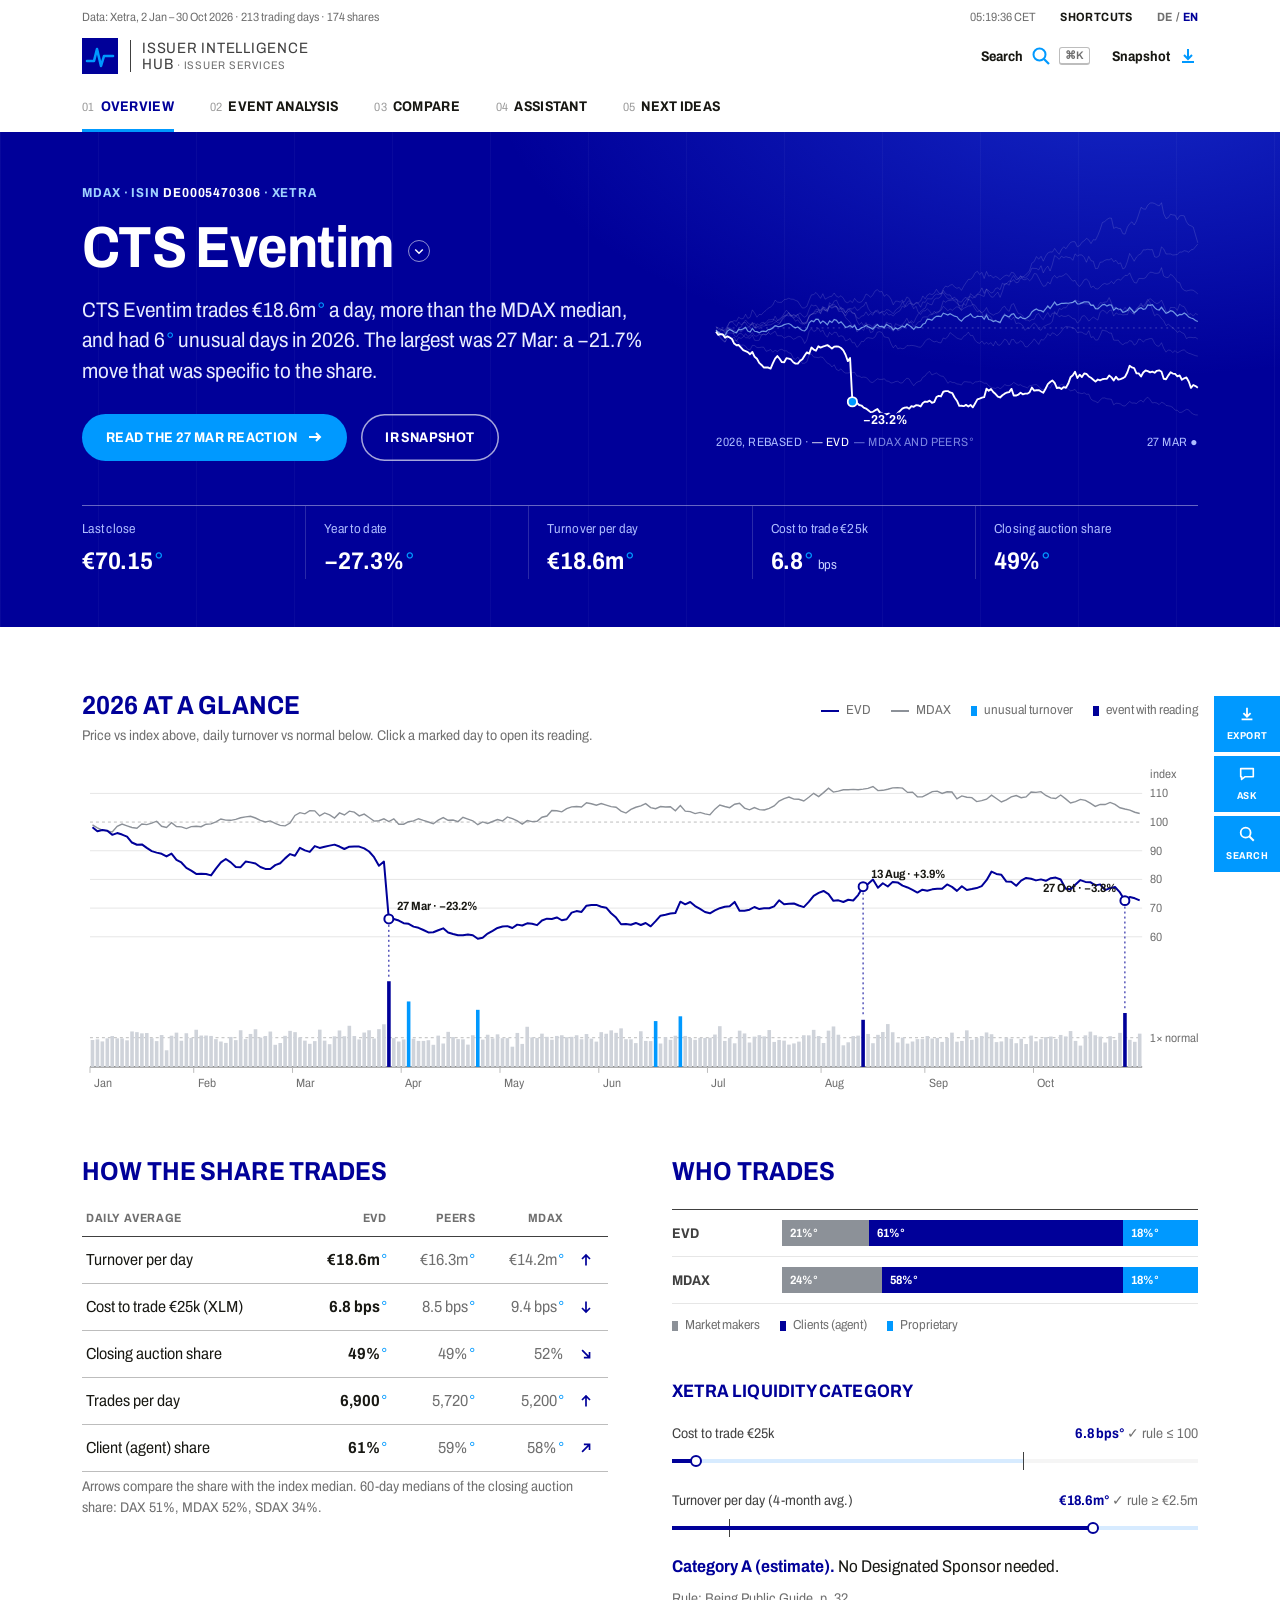
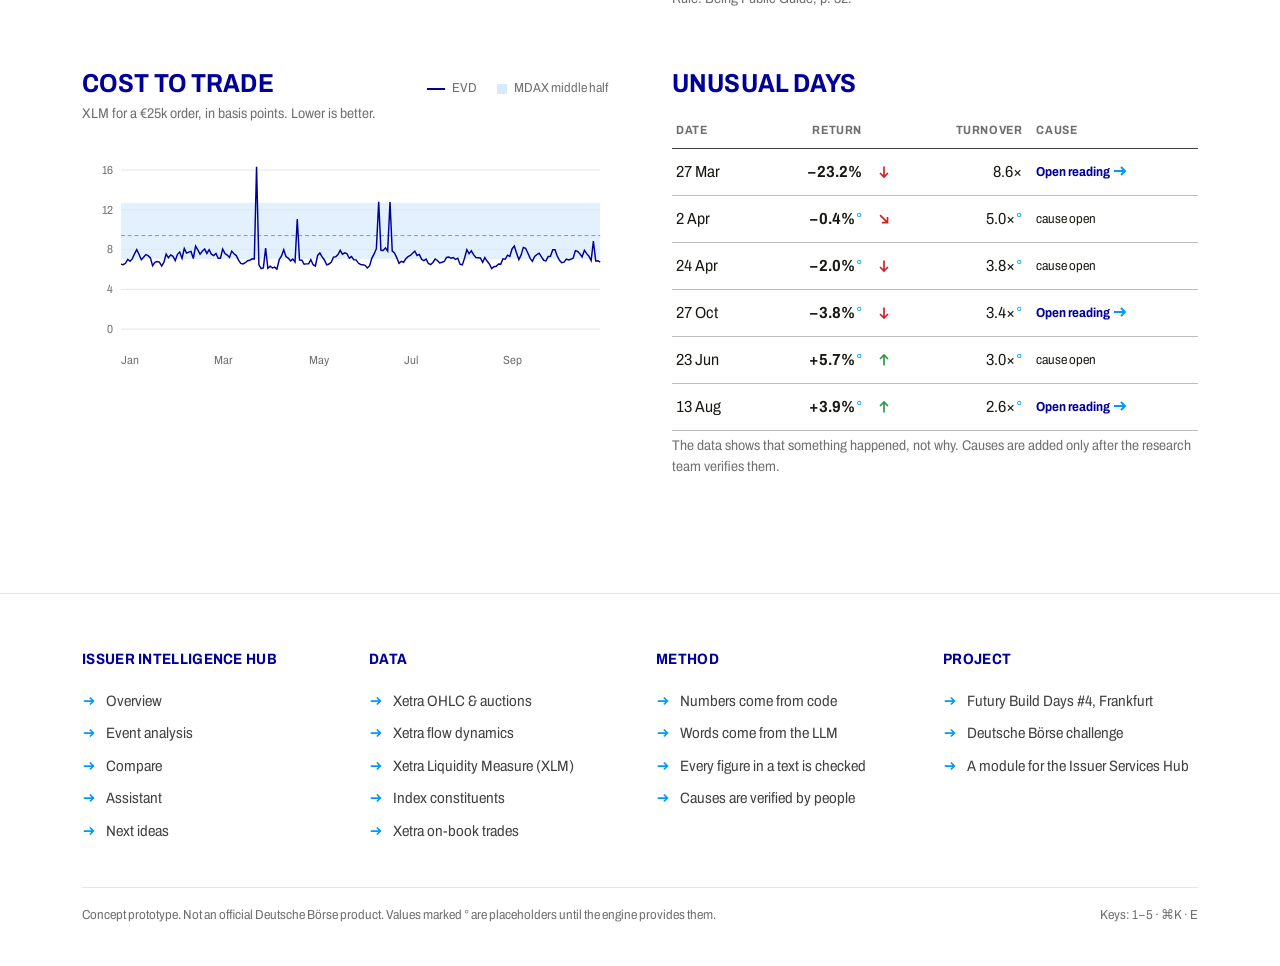
<file: docs/design/ui-mockup-db.html>
<!doctype html>
<html lang="en">
<head>
<meta charset="utf-8">
<meta name="viewport" content="width=device-width, initial-scale=1">
<title>Issuer Intelligence Hub</title>
<meta name="description" content="Concept UI for the Issuer Intelligence Hub, styled to sit inside the Deutsche Börse web family. Futury Build Days 2026.">
<link rel="preconnect" href="https://fonts.googleapis.com">
<link rel="preconnect" href="https://fonts.gstatic.com" crossorigin>
<link href="https://fonts.googleapis.com/css2?family=Archivo:wdth,wght@62..125,300..800&display=swap" rel="stylesheet">
<style>
/* ------------------------------------------------------------------
   Issuer Intelligence Hub: Deutsche Börse family look
   Tokens copied from deutsche-boerse.com (measured 11 Nov 2026):
   navy #000099 headings, sky #0099ff pills, body #404040, tiles #f5f5f5,
   News Gothic (fallback: Archivo at 88 % width), square corners, pill buttons.
------------------------------------------------------------------- */
:root{
  --navy:#000099; --navy-2:#00007a; --navy-deep:#00005c;
  --sky:#0099ff; --sky-2:#0084e0; --sky-soft:#d7ebff; --sky-wash:#f3f9ff;
  --ink:#404040; --ink-strong:#181813; --mute:#6f6f6f; --faint:#9b9b9b;
  --rule:#e6e6e6; --rule-2:#bdbdbd; --tile:#f5f5f5; --paper:#fff;
  --up:#2f9a41; --down:#d4202a; --graphite:#8c9198;
  --font:"News Gothic","News Gothic BT Web",Archivo,"Helvetica Neue",Arial,sans-serif;
  --mono:ui-monospace,"SF Mono",Menlo,Consolas,monospace;
  --ease:cubic-bezier(.2,.7,.1,1); --ease-io:cubic-bezier(.65,0,.35,1);
  --wrap:1180px;
  color-scheme:light;
}
*{box-sizing:border-box}
html{scroll-behavior:smooth;-webkit-text-size-adjust:100%}
body{margin:0;background:var(--paper);color:var(--ink);font:400 16px/1.5 var(--font);font-stretch:88%;-webkit-font-smoothing:antialiased;text-rendering:optimizeLegibility}
a{color:inherit;text-decoration:none}
button,input,select{font:inherit;font-stretch:88%;color:inherit}
button{background:none;border:0;padding:0;cursor:pointer}
:focus-visible{outline:2px solid var(--sky);outline-offset:3px}
.num,.tbl td,.facts dd{font-variant-numeric:tabular-nums}
.wrap{max-width:var(--wrap);margin:0 auto;padding:0 32px}
.ph::after{content:"°";color:var(--sky);margin-left:1px;font-weight:400}
.sr{position:absolute;width:1px;height:1px;overflow:hidden;clip:rect(0 0 0 0)}
svg text{font-family:var(--font);font-stretch:88%}

/* ---------- utility bar + header ---------- */
.util{height:34px;overflow:hidden;transition:height .4s var(--ease)}
.util .wrap{height:34px;display:flex;justify-content:flex-end;align-items:center;gap:24px;font-size:12px;font-weight:700;letter-spacing:.03em;text-transform:uppercase;color:var(--ink-strong)}
.util .clock{font-weight:400;color:var(--mute);text-transform:none;letter-spacing:0;font-variant-numeric:tabular-nums}
.util .stamp{font-weight:400;color:var(--mute);text-transform:none;letter-spacing:0;margin-right:auto}
.lang{display:flex;gap:4px;align-items:center;color:var(--mute)}
.lang button{font-weight:700;color:var(--mute);transition:color .2s}
.lang button[aria-pressed=true]{color:var(--navy)}
header.top{position:sticky;top:0;z-index:50;background:rgba(255,255,255,.97);backdrop-filter:saturate(1.3) blur(10px);transition:box-shadow .3s}
body.scrolled .util{height:0}
body.scrolled header.top{box-shadow:0 1px 0 var(--rule),0 10px 30px -24px rgba(0,0,60,.35)}
.hdr{display:flex;align-items:center;justify-content:space-between;padding-top:4px;gap:24px}
.brand{display:flex;align-items:center;gap:12px;flex:none}
.brand svg{width:36px;height:36px;transition:width .4s var(--ease),height .4s var(--ease)}
body.scrolled .brand svg{width:28px;height:28px}
.brand .word{border-left:1px solid var(--ink);padding-left:11px;font-size:15px;line-height:1.08;letter-spacing:.05em;text-transform:uppercase;color:var(--ink)}
.brand .word span{display:block}
.brand .word em{font-style:normal;color:var(--mute);font-size:11px;letter-spacing:.07em}
.hdr-tools{display:flex;align-items:center;gap:22px;font-size:14px;font-weight:700;text-transform:uppercase;letter-spacing:.02em;color:var(--ink-strong)}
.hdr-tools button{display:flex;align-items:center;gap:8px}
.hdr-tools svg{color:var(--sky)}
.kbd{font:600 11px/1 var(--font);letter-spacing:0;border:1px solid var(--rule-2);border-bottom-width:2px;padding:2px 5px;border-radius:3px;color:var(--mute);text-transform:none}
nav.main{position:relative;display:flex;gap:36px;margin-top:10px;overflow-x:auto;scrollbar-width:none}
nav.main::-webkit-scrollbar{display:none}
nav.main button{flex:none;font-size:14px;font-weight:700;letter-spacing:.02em;text-transform:uppercase;color:var(--ink-strong);padding:12px 0 15px;transition:color .25s}
nav.main button:hover,nav.main button[aria-current=page]{color:var(--navy)}
nav.main button .n{font-weight:400;color:var(--faint);margin-right:6px;font-size:12px}
.nav-ind{position:absolute;bottom:0;left:0;height:3px;width:0;background:var(--sky);transition:left .55s var(--ease),width .55s var(--ease);view-transition-name:navind}

/* ---------- navy band (hero + page headers) ---------- */
.band{position:relative;overflow:hidden;color:#fff;background:radial-gradient(900px 420px at 88% -10%,#1426c4 0%,rgba(20,38,196,0) 70%),var(--navy);view-transition-name:band}
.band::after{content:"";position:absolute;inset:0;background:repeating-linear-gradient(90deg,rgba(255,255,255,.035) 0 1px,transparent 1px 98px);pointer-events:none}
.band-in{position:relative;z-index:1;padding-top:52px;padding-bottom:48px}
.band h1{margin:0;font-weight:700;font-size:58px;line-height:1.02;letter-spacing:-.012em;width:fit-content;view-transition-name:band-title}
.band--sub .band-in{padding-top:40px;padding-bottom:40px}
.band--sub h1{font-size:46px}
.kicker{font-size:13px;font-weight:700;letter-spacing:.07em;text-transform:uppercase;color:#9fd2ff;margin-bottom:14px}
.kicker b{color:#fff}
.crumb{font-size:13px;color:#aebcff;margin-bottom:16px;display:flex;gap:8px;flex-wrap:wrap}
.crumb button{color:#dfe5ff;border-bottom:1px solid rgba(255,255,255,.3);transition:border-color .2s}
.crumb button:hover{border-color:#fff}
.band .sub{font-size:19px;color:#dfe5ff;margin:14px 0 0;max-width:42em}
.lede{font-size:21px;line-height:1.45;color:#e8ecff;max-width:31em;margin:18px 0 28px}
.hero-grid{display:grid;grid-template-columns:1.2fr 1fr;gap:56px;align-items:center}
.hero-art{position:relative}
.hero-art svg{width:100%;height:auto;display:block;overflow:visible}
.hero-art .cap{display:flex;justify-content:space-between;font-size:12px;color:#aebcff;letter-spacing:.04em;text-transform:uppercase;margin-top:8px}
.btns{display:flex;gap:14px;flex-wrap:wrap;align-items:center}
.band-row{display:flex;justify-content:space-between;align-items:flex-end;gap:32px;flex-wrap:wrap}
.pick{display:inline-flex;align-items:center;gap:14px;cursor:pointer;color:#fff;text-align:left}
.pick .chev{width:22px;height:22px;border:1.5px solid rgba(255,255,255,.55);border-radius:50%;display:grid;place-items:center;transition:transform .35s var(--ease),background .2s;flex:none;margin-top:8px}
.pick:hover .chev{background:rgba(255,255,255,.12)}
.pick[aria-expanded=true] .chev{transform:rotate(180deg)}
.menu{position:absolute;z-index:20;margin-top:10px;background:#fff;color:var(--ink);min-width:340px;box-shadow:0 24px 60px -20px rgba(0,0,60,.5);opacity:0;transform:translateY(-6px);pointer-events:none;transition:opacity .25s,transform .35s var(--ease)}
.menu.on{opacity:1;transform:none;pointer-events:auto}
.menu button{display:flex;width:100%;justify-content:space-between;gap:16px;padding:14px 18px;border-bottom:1px solid var(--rule);text-align:left;transition:background .2s}
.menu button:hover{background:var(--sky-wash)}
.menu button b{color:var(--navy)}
.menu button small{color:var(--mute)}
.menu button[aria-current=true]{box-shadow:inset 3px 0 0 var(--sky)}
.facts{display:grid;grid-template-columns:repeat(5,1fr);margin:44px 0 0;border-top:1px solid rgba(255,255,255,.4)}
.facts div{padding:14px 18px 0 0}
.facts div+div{padding-left:18px;border-left:1px solid rgba(255,255,255,.16)}
.facts dt{font-size:13px;color:#aebcff;letter-spacing:.02em}
.facts dd{margin:4px 0 0;font-size:24px;font-weight:700;letter-spacing:-.01em}
.facts dd small{font-size:13px;font-weight:400;color:#c9d2ff;margin-left:4px}

/* ---------- pill buttons (DB style) ---------- */
.pill{display:inline-flex;align-items:center;gap:10px;background:var(--sky);color:#fff;font-weight:700;font-size:14px;letter-spacing:.03em;text-transform:uppercase;padding:13px 24px;border-radius:100px;transition:background .25s,box-shadow .25s,color .25s;white-space:nowrap}
.pill:hover{background:var(--sky-2)}
.pill .arr{transition:transform .4s var(--ease)}
.pill:hover .arr{transform:translateX(5px)}
.pill--ghost{background:transparent;box-shadow:inset 0 0 0 1.5px rgba(255,255,255,.65)}
.pill--ghost:hover{background:rgba(255,255,255,.1)}
.pill--line{background:transparent;color:var(--sky);box-shadow:inset 0 0 0 1.5px var(--sky)}
.pill--line:hover{background:var(--sky-wash)}
.pill--sm{padding:8px 16px;font-size:12px}
.link{color:var(--sky);font-weight:700;display:inline-flex;gap:8px;align-items:center}
.link .arr{transition:transform .4s var(--ease)}
.link:hover .arr{transform:translateX(4px)}

/* ---------- sections ---------- */
.content{padding:4px 0 96px}
.sec{padding-top:60px}
.h2{margin:0;color:var(--navy);font-size:26px;line-height:1.15;font-weight:700;letter-spacing:.005em;text-transform:uppercase}
.h3{margin:0 0 4px;color:var(--navy);font-size:18px;font-weight:700;text-transform:uppercase;letter-spacing:.01em}
.sec-head{display:flex;justify-content:space-between;align-items:baseline;gap:20px;flex-wrap:wrap;margin-bottom:22px}
.sec-note{color:var(--mute);font-size:14px;margin:4px 0 0}
.cols{display:grid;grid-template-columns:1fr 1fr;gap:64px}
.cols-21{display:grid;grid-template-columns:1.55fr 1fr;gap:56px}
.legend{display:flex;gap:20px;flex-wrap:wrap;font-size:13px;color:var(--mute);align-items:center}
.legend i{display:inline-block;width:18px;height:2px;background:var(--navy);vertical-align:middle;margin-right:7px}
.legend i.g{background:var(--graphite)}
.legend i.b{height:10px;width:6px;background:var(--sky)}
.legend i.s{height:10px;width:10px;background:var(--sky-soft)}
.prose{font-size:17px;color:var(--ink);max-width:40em}
.verdict{font-size:20px;line-height:1.4;color:var(--ink-strong);margin:0 0 22px;max-width:34em}
.verdict b{color:var(--navy)}

/* ---------- DB tables ---------- */
.tbl{width:100%;border-collapse:collapse;font-size:16px}
.tbl th{font-size:12px;font-weight:700;letter-spacing:.05em;text-transform:uppercase;color:var(--mute);text-align:left;padding:0 10px 9px 4px;border-bottom:1px solid var(--ink)}
.tbl td{padding:11px 10px 11px 4px;border-bottom:1px solid var(--rule-2);color:var(--ink-strong)}
.tbl .r{text-align:right}
.tbl .m{color:var(--mute)}
.tbl td.ic{width:34px;padding-right:0}
.tbl tr.go{cursor:pointer;transition:background .2s}
.tbl tr.go td:first-child{transition:box-shadow .3s var(--ease)}
.tbl tr.go:hover{background:var(--sky-wash)}
.tbl tr.go:hover td:first-child{box-shadow:inset 3px 0 0 var(--sky)}
.tbl tr.me td{background:var(--sky-wash);font-weight:700}
.ar{width:16px;height:16px;display:inline-block;vertical-align:-3px;transition:transform .6s var(--ease)}
.up{color:var(--up)} .dn{color:var(--down)} .nt{color:var(--navy)}
.status{font-size:13px;color:var(--mute)}
.status b{color:var(--navy);font-weight:700}

/* ---------- charts ---------- */
.chart{position:relative}
.chart svg{display:block;width:100%;height:auto;overflow:visible}
.chart .gl{stroke:var(--rule);stroke-width:1}
.chart .zero{stroke:var(--rule-2);stroke-width:1;stroke-dasharray:3 3}
.chart .ax{fill:var(--mute);font-size:12px}
.chart .axb{fill:var(--ink-strong);font-size:12px;font-weight:700}
.draw{stroke-dasharray:1;stroke-dashoffset:1}
.in .draw{animation:draw 1.9s var(--ease-io) .15s forwards}
.in .draw.d2{animation-delay:.45s;animation-duration:1.6s}
@keyframes draw{to{stroke-dashoffset:0}}
.bar{transform:scaleY(0);transform-origin:bottom;transform-box:fill-box;transition:transform .8s var(--ease) calc(var(--i,0)*3ms),opacity .2s}
.in .bar{transform:none}
.barx{transform:scaleX(0);transform-origin:left;transform-box:fill-box;transition:transform 1s var(--ease) calc(.2s + var(--i,0)*.12s)}
.barx.neg{transform-origin:right}
.in .barx{transform:none}
.ann{opacity:0;transform:translateY(5px);transform-box:fill-box}
.in .ann{animation:annIn .6s var(--ease) forwards;animation-delay:calc(1.5s + var(--i,0)*.28s)}
@keyframes annIn{to{opacity:1;transform:none}}
.pulse{animation:pulse 2.4s var(--ease) infinite;transform-box:fill-box;transform-origin:center}
@keyframes pulse{0%{transform:scale(1);opacity:.9}100%{transform:scale(4);opacity:0}}
.xh{pointer-events:none;opacity:0;transition:opacity .15s}
.xh.on{opacity:1}
.hit{fill:transparent;cursor:crosshair}
.dot{transition:r .25s var(--ease),opacity .3s}
.dot:hover{r:7}

/* ---------- reveal on scroll ---------- */
.rv{opacity:0;transform:translateY(24px);transition:opacity .9s var(--ease),transform .9s var(--ease);transition-delay:var(--d,0s)}
.rv.in{opacity:1;transform:none}

/* ---------- event page ---------- */
.evtabs{display:flex;border-bottom:1px solid var(--rule-2);overflow-x:auto;scrollbar-width:none;margin-top:8px}
.evtabs button{flex:none;text-align:left;padding:18px 26px 14px 0;margin-right:26px;border-bottom:3px solid transparent;margin-bottom:-1px;transition:border-color .35s var(--ease)}
.evtabs button .d{display:block;font-weight:700;font-size:17px;color:var(--ink-strong);transition:color .2s}
.evtabs button .k{font-size:13px;color:var(--mute)}
.evtabs button:hover .d{color:var(--navy)}
.evtabs button[aria-selected=true]{border-color:var(--sky)}
.evtabs button[aria-selected=true] .d{color:var(--navy)}
.ev-top{display:grid;grid-template-columns:1fr 1.1fr;gap:64px;align-items:start}
.big{font-size:104px;line-height:.92;font-weight:700;letter-spacing:-.025em;margin:6px 0 8px}
.big-cap{font-size:17px;color:var(--ink);max-width:24em}
.mag{margin-top:36px}
.mag-head{display:flex;justify-content:space-between;align-items:baseline}
.mag-head b{font-size:30px;color:var(--navy)}
.mag-scale{position:relative;height:40px;margin-top:6px}
.mag-track{position:absolute;left:0;right:0;top:12px;height:6px;background:var(--tile)}
.mag-fill{position:absolute;left:0;top:12px;height:6px;background:linear-gradient(90deg,var(--sky),var(--navy));width:0;transition:width 1.8s var(--ease-io) .35s}
.in .mag-fill{width:var(--w)}
.mag-ticks{position:absolute;left:0;right:0;top:24px;display:flex;justify-content:space-between;font-size:11px;color:var(--faint)}
.mag-ticks span{width:0;display:flex;justify-content:center}
.mag-note{font-size:13px;color:var(--mute);margin-top:4px}
.decomp{position:relative;height:56px;margin:18px 0 10px}
.decomp .seg{position:absolute;top:0;height:30px}
.decomp .lab{position:absolute;top:36px;font-size:12px;color:var(--mute);white-space:nowrap}
.flows .row{display:grid;grid-template-columns:150px 1fr 64px;align-items:center;gap:14px;padding:12px 0;border-bottom:1px solid var(--rule)}
.flows .trk{position:relative;height:18px}
.flows .trk::before{content:"";position:absolute;left:50%;top:-6px;bottom:-6px;width:1px;background:var(--ink)}
.flows .b{position:absolute;top:3px;height:12px;background:var(--navy)}
.flows .nm{position:absolute;top:-3px;width:2px;height:24px;background:var(--graphite)}
.flows .hdr2{display:flex;justify-content:space-between;font-size:12px;color:var(--mute);text-transform:uppercase;letter-spacing:.05em;padding:0 64px 6px 164px}
.note{background:var(--tile);padding:34px 38px 30px;position:relative}
.note p{font-size:18px;line-height:1.62;color:var(--ink-strong);margin:16px 0 18px;transition:opacity .3s}
.fig{border-bottom:1.5px dotted var(--sky);cursor:help;transition:background .2s}
.fig:hover{background:var(--sky-soft)}
.check{display:flex;gap:10px;align-items:center;font-size:14px;color:var(--navy);font-weight:700}
.note-foot{display:flex;justify-content:space-between;align-items:center;gap:16px;flex-wrap:wrap;border-top:1px solid #dcdcdc;padding-top:16px}
.note pre{background:#fff;border:1px solid var(--rule);padding:14px;font:12px/1.55 var(--mono);color:var(--ink);overflow:auto;max-height:0;opacity:0;margin:0;transition:max-height .6s var(--ease),opacity .4s,margin .4s;padding-top:0;padding-bottom:0}
.note pre.on{max-height:420px;opacity:1;margin-top:16px;padding-top:14px;padding-bottom:14px}
.seg-t{display:inline-flex;border:1px solid var(--rule-2);border-radius:100px;padding:3px;background:#fff;position:relative}
.seg-t button{position:relative;z-index:1;padding:5px 14px;border-radius:100px;font-size:12px;font-weight:700;letter-spacing:.04em;color:var(--mute);transition:color .3s}
.seg-t button[aria-pressed=true]{color:#fff}
.seg-t .th{position:absolute;top:3px;bottom:3px;border-radius:100px;background:var(--navy);transition:left .45s var(--ease),width .45s var(--ease)}
.teaser{display:flex;justify-content:space-between;align-items:center;gap:24px;border-top:1px solid var(--ink);border-bottom:1px solid var(--rule-2);padding:22px 0;margin-top:60px;flex-wrap:wrap}
.teaser p{margin:0;font-size:20px;color:var(--ink-strong)}

/* ---------- compare ---------- */
.sentence{font-size:32px;line-height:1.45;color:var(--ink-strong);margin:0 0 30px;max-width:30em}
.sentence select{font:inherit;font-stretch:88%;font-weight:700;color:var(--navy);border:0;border-bottom:2px solid var(--sky);background:transparent url("data:image/svg+xml,%3Csvg xmlns='http://www.w3.org/2000/svg' width='14' height='14' viewBox='0 0 16 16'%3E%3Cpath d='M3 6l5 5 5-5' fill='none' stroke='%230099ff' stroke-width='2'/%3E%3C/svg%3E") no-repeat right 2px center;-webkit-appearance:none;appearance:none;padding:0 26px 0 2px;cursor:pointer;border-radius:0}
.pbar{height:6px;background:var(--tile);position:relative;min-width:80px}
.pbar i{position:absolute;left:0;top:0;bottom:0;background:var(--navy)}
.quad{fill:var(--faint);font-size:12px;letter-spacing:.05em;text-transform:uppercase}

/* ---------- ask ---------- */
.chips{display:flex;flex-wrap:wrap;gap:10px;margin:0 0 8px}
.chat{border-top:1px solid var(--ink);margin-top:22px}
.msg{padding:22px 0;border-bottom:1px solid var(--rule)}
.who{font-size:12px;font-weight:700;letter-spacing:.06em;text-transform:uppercase;color:var(--mute);margin-bottom:6px}
.msg.q .txt{font-size:22px;color:var(--navy);font-weight:700}
.msg.a .txt{font-size:18px;line-height:1.6;color:var(--ink-strong)}
.trace{font:12.5px/1.75 var(--mono);color:var(--mute);margin:4px 0 12px;padding-left:12px;border-left:2px solid var(--sky-soft)}
.trace div{opacity:0;animation:annIn .35s var(--ease) forwards;animation-delay:calc(var(--i)*.25s)}
.trace b{color:var(--navy);font-weight:600}
.caret{display:inline-block;width:2px;height:1.05em;background:var(--sky);vertical-align:-2px;margin-left:2px;animation:blink 1s steps(1) infinite}
@keyframes blink{50%{opacity:0}}
.ask-in{display:flex;align-items:center;border:1.5px solid var(--ink-strong);border-radius:100px;padding:6px 6px 6px 24px;margin-top:26px;transition:border-color .2s,box-shadow .3s}
.ask-in:focus-within{border-color:var(--sky);box-shadow:0 0 0 4px var(--sky-soft)}
.ask-in input{flex:1;border:0;outline:0;font-size:18px;background:transparent;min-width:0}
.side-list{list-style:none;margin:0;padding:0}
.side-list li{display:flex;gap:12px;padding:12px 0;border-bottom:1px solid var(--rule);font-size:15px}
.side-list code{font:12px var(--mono);color:var(--navy);flex:none;width:150px}
.disc{font-size:13px;color:var(--mute);margin-top:18px}

/* ---------- ideas tiles (DB "Aktuelle Themen") ---------- */
.tiles{display:grid;grid-template-columns:repeat(3,1fr);gap:28px}
.tile{background:var(--tile);display:flex;flex-direction:column;transition:transform .5s var(--ease),box-shadow .5s var(--ease)}
.tile:hover{transform:translateY(-5px);box-shadow:0 26px 50px -30px rgba(0,0,90,.45)}
.tile .ill{height:150px;display:grid;place-items:center;border-bottom:1px solid #e8e8e8;background:linear-gradient(#fafafa,var(--tile))}
.tile .ill svg{width:210px;height:120px}
.tile .ill .hl{stroke-dasharray:1;stroke-dashoffset:1;transition:stroke-dashoffset 1.2s var(--ease-io)}
.tile:hover .ill .hl,.tile.in .ill .hl{stroke-dashoffset:0}
.tile .body{padding:22px 24px 22px;display:flex;flex-direction:column;flex:1}
.tile h3{margin:0 0 8px;color:var(--navy);font-size:20px;line-height:1.2}
.tile p{margin:0 0 16px;font-size:15.5px}
.data{margin-top:auto;font-size:13.5px;border-top:1px solid #dedede;padding-top:12px}
.data div{display:flex;gap:8px;padding:2px 0}
.data b{flex:none;width:44px;font-size:11px;letter-spacing:.06em;text-transform:uppercase;color:var(--mute);padding-top:2px}
.data .need{color:var(--navy)}

/* ---------- footer ---------- */
footer{border-top:1px solid var(--rule);padding:54px 0 40px;margin-top:20px}
.fcols{display:grid;grid-template-columns:repeat(4,1fr);gap:32px}
.fcols h4{margin:0 0 14px;color:var(--navy);font-size:15px;text-transform:uppercase;letter-spacing:.02em}
.fcols ul{list-style:none;margin:0;padding:0}
.fcols li{display:flex;gap:10px;padding:5px 0;font-size:15px}
.fcols li svg{flex:none;margin-top:4px;color:var(--sky)}
.fbot{display:flex;justify-content:space-between;gap:20px;flex-wrap:wrap;font-size:13px;color:var(--mute);border-top:1px solid var(--rule);margin-top:40px;padding-top:18px}

/* ---------- side dock (DB "Tools / Folgen / Kontakt") ---------- */
.dock{position:fixed;right:0;bottom:28px;z-index:60;display:flex;flex-direction:column;gap:4px}
.dock button{width:66px;height:56px;background:var(--sky);color:#fff;display:flex;flex-direction:column;align-items:center;justify-content:center;gap:5px;font-size:10px;font-weight:700;letter-spacing:.05em;text-transform:uppercase;transition:background .25s,transform .35s var(--ease)}
.dock button:hover{background:var(--sky-2);transform:translateX(-4px)}

/* ---------- tooltip ---------- */
#tip{position:fixed;z-index:90;pointer-events:none;background:#fff;border:1px solid var(--rule-2);box-shadow:0 12px 30px -12px rgba(0,0,60,.3);padding:9px 12px;font-size:13px;line-height:1.45;color:var(--ink-strong);opacity:0;transform:translateY(4px);transition:opacity .15s,transform .2s var(--ease);max-width:280px}
#tip.on{opacity:1;transform:none}
#tip .t{font-weight:700;color:var(--navy)}
#tip .m{color:var(--mute)}

/* ---------- dialogs ---------- */
dialog{border:0;padding:0;background:transparent;max-width:none;max-height:none;color:var(--ink)}
dialog::backdrop{background:rgba(0,0,50,.42);backdrop-filter:blur(3px)}
dialog[open]{animation:dlgIn .5s var(--ease)}
dialog[open]::backdrop{animation:fade .4s}
dialog.closing{animation:dlgOut .25s var(--ease-io) forwards}
dialog.closing::backdrop{animation:fade .25s reverse forwards}
@keyframes dlgIn{from{opacity:0;transform:translateY(18px) scale(.985)}}
@keyframes dlgOut{to{opacity:0;transform:translateY(10px) scale(.99)}}
@keyframes fade{from{opacity:0}}
.xp{width:min(1040px,94vw);background:#fff;display:grid;grid-template-columns:300px 1fr;max-height:90vh}
.xp-side{padding:30px 28px;border-right:1px solid var(--rule);display:flex;flex-direction:column;gap:22px;overflow:auto}
.xp-side h2{margin:0;color:var(--navy);font-size:20px;text-transform:uppercase}
.xp-side label{display:flex;gap:10px;align-items:center;padding:6px 0;font-size:15px;cursor:pointer}
.xp-side input[type=checkbox]{accent-color:var(--navy);width:16px;height:16px}
.xp-side .lbl{font-size:12px;font-weight:700;letter-spacing:.06em;text-transform:uppercase;color:var(--mute);margin-bottom:6px}
.xp-view{background:#e9ebef;padding:30px;overflow:auto}
.sheet{background:#fff;width:100%;max-width:600px;margin:0 auto;aspect-ratio:1/1.414;padding:36px 40px;box-shadow:0 20px 50px -25px rgba(0,0,40,.4);font-size:11px;color:var(--ink-strong);display:flex;flex-direction:column;gap:14px}
.sheet .sh-top{display:flex;justify-content:space-between;align-items:flex-end;border-bottom:3px solid var(--navy);padding-bottom:10px}
.sheet h3{margin:0;color:var(--navy);font-size:20px;line-height:1.15}
.sheet .k{font-size:9px;letter-spacing:.08em;text-transform:uppercase;color:var(--mute)}
.sheet table{width:100%;border-collapse:collapse}
.sheet td{padding:5px 0;border-bottom:1px solid var(--rule)}
.sheet .sec-x{transition:opacity .3s,max-height .4s var(--ease);overflow:hidden;max-height:400px}
.sheet .sec-x.off{opacity:0;max-height:0}
.sheet .foot{margin-top:auto;font-size:8.5px;color:var(--mute);border-top:1px solid var(--rule);padding-top:8px}
.x-close{position:absolute;right:14px;top:12px;width:36px;height:36px;border-radius:50%;display:grid;place-items:center;transition:background .2s}
.x-close:hover{background:var(--tile)}
.cmd{width:min(640px,92vw);background:#fff;margin-top:14vh;box-shadow:0 30px 80px -30px rgba(0,0,60,.6)}
.cmd input{width:100%;border:0;border-bottom:1px solid var(--rule);padding:22px 24px;font-size:20px;outline:0}
.cmd ul{list-style:none;margin:0;padding:8px 0;max-height:52vh;overflow:auto}
.cmd li{display:flex;justify-content:space-between;gap:12px;padding:11px 24px;cursor:pointer;transition:background .15s}
.cmd li[aria-selected=true]{background:var(--sky-wash);box-shadow:inset 3px 0 0 var(--sky)}
.cmd li small{color:var(--mute)}
.cmd .grp{font-size:11px;font-weight:700;letter-spacing:.07em;text-transform:uppercase;color:var(--mute);padding:12px 24px 4px;cursor:default}
.cmd .foot{display:flex;gap:16px;padding:10px 24px;border-top:1px solid var(--rule);font-size:12px;color:var(--mute)}
#toast{position:fixed;left:50%;bottom:28px;transform:translate(-50%,20px);background:var(--navy);color:#fff;padding:12px 22px;border-radius:100px;font-size:14px;font-weight:700;opacity:0;transition:opacity .3s,transform .45s var(--ease);z-index:95;pointer-events:none}
#toast.on{opacity:1;transform:translate(-50%,0)}

/* ---------- page transitions ---------- */
::view-transition-group(*){animation-duration:.6s;animation-timing-function:cubic-bezier(.2,.7,.1,1)}
::view-transition-old(root){animation:vt-out .3s cubic-bezier(.65,0,.35,1) both}
::view-transition-new(root){animation:vt-in .6s cubic-bezier(.2,.7,.1,1) .08s both}
::view-transition-old(band),::view-transition-new(band){height:100%;width:100%;object-fit:cover;object-position:top;animation:none}
::view-transition-old(band-title){animation:vt-out .25s cubic-bezier(.65,0,.35,1) both}
::view-transition-new(band-title){animation:vt-title .65s cubic-bezier(.2,.7,.1,1) .1s both}
@keyframes vt-out{to{opacity:0;transform:translateY(-10px)}}
@keyframes vt-in{from{opacity:0;transform:translateY(22px)}}
@keyframes vt-title{from{opacity:0;transform:translateY(16px);clip-path:inset(0 0 100% 0)}to{clip-path:inset(0 0 0 0)}}
.content.enter{animation:vt-in .6s var(--ease) both}

/* ---------- responsive ---------- */
@media (max-width:1000px){
  .hero-grid,.ev-top,.cols,.cols-21{grid-template-columns:1fr;gap:40px}
  .facts{grid-template-columns:repeat(3,1fr);row-gap:16px}
  .facts div:nth-child(4){border-left:0;padding-left:0}
  .tiles{grid-template-columns:1fr 1fr}
  .fcols{grid-template-columns:1fr 1fr}
  .xp{grid-template-columns:1fr}
  .xp-side{border-right:0;border-bottom:1px solid var(--rule)}
}
@media (max-width:700px){
  body{font-size:15px}
  .wrap{padding:0 16px}
  .util .stamp,.hdr-tools .kbd,.hdr-tools .t-lbl{display:none}
  .band h1{font-size:40px}
  .band--sub h1{font-size:34px}
  .lede{font-size:18px}
  .facts{grid-template-columns:1fr 1fr}
  .facts div{border-left:0!important;padding-left:0!important}
  .big{font-size:72px}
  .sentence{font-size:23px}
  .tiles,.fcols{grid-template-columns:1fr}
  .flows .row{grid-template-columns:96px 1fr 52px}
  .flows .hdr2{padding:0 52px 6px 110px}
  .dock button{width:52px;height:48px;font-size:9px}
  .note{padding:24px 20px}
  nav.main{gap:24px}
}
@media (prefers-reduced-motion:reduce){
  *,*::before,*::after{animation-duration:.001s!important;animation-delay:0s!important;transition-duration:.001s!important;transition-delay:0s!important}
  .draw{stroke-dashoffset:0}
}
@media print{
  body>*:not(#xp){display:none!important}
  #xp{position:static;display:block}
  #xp .xp{display:block;width:auto;max-height:none}
  #xp .xp-side,#xp .x-close{display:none}
  #xp .xp-view{background:none;padding:0}
  #xp .sheet{box-shadow:none;max-width:none}
  #xp::backdrop{display:none}
}
</style>
</head>
<body>

<div class="util" id="util"><div class="wrap">
  <span class="stamp" id="stamp"></span>
  <span class="clock" id="clock"></span>
  <a href="#" data-act="palette" id="u-help"></a>
  <span class="lang"><button data-act="lang" data-v="de">DE</button>/<button data-act="lang" data-v="en">EN</button></span>
</div></div>

<header class="top">
  <div class="wrap">
    <div class="hdr">
      <a class="brand" href="#" data-go="overview" aria-label="Issuer Intelligence Hub, home">
        <svg viewBox="0 0 36 36" aria-hidden="true"><rect width="36" height="36" fill="#000099"/><polyline points="5,23 12,23 15,11 19,28 22,18 31,18" fill="none" stroke="#0099ff" stroke-width="2.6" stroke-linejoin="round" stroke-linecap="round"/></svg>
        <span class="word"><span>Issuer Intelligence</span><span>Hub <em id="brand-sub"></em></span></span>
      </a>
      <div class="hdr-tools">
        <button data-act="palette"><span class="t-lbl" id="t-search"></span><svg width="20" height="20" viewBox="0 0 20 20" aria-hidden="true"><circle cx="8.5" cy="8.5" r="6" fill="none" stroke="currentColor" stroke-width="2"/><path d="M13 13l5 5" stroke="currentColor" stroke-width="2.2"/></svg><span class="kbd">⌘K</span></button>
        <button data-act="export"><span class="t-lbl" id="t-export"></span><svg width="20" height="20" viewBox="0 0 20 20" aria-hidden="true"><path d="M10 3v10M6 9l4 4 4-4M4 16h12" fill="none" stroke="currentColor" stroke-width="2"/></svg></button>
      </div>
    </div>
    <nav class="main" id="nav" aria-label="Main"></nav>
  </div>
</header>

<main id="app"></main>

<footer><div class="wrap" id="foot"></div></footer>

<div class="dock" id="dock"></div>
<div id="tip" role="tooltip"></div>
<div id="toast" role="status"></div>

<dialog id="xp" aria-label="Export IR snapshot"></dialog>
<dialog id="cmd" aria-label="Search"></dialog>

<script>
"use strict";
/* ==================================================================
   DATA
   Real numbers come from CLAUDE.md (validated on the Xetra excerpt).
   Everything else is a placeholder and is rendered with a ° mark.
   Each event lists the keys whose values are real in `real`.
================================================================== */
const STOCKS={
  EVD:{tk:"EVD",name:"CTS Eventim",legal:"CTS Eventim AG & Co. KGaA",idx:"MDAX",isin:"DE0005470306",seed:11,p0:96.5,
    facts:{turn:18.6,xlm:6.8,auction:49,trades:6900},factsReal:"",
    mix:{mm:21,agent:61,prop:18},
    events:[
      {id:"evd-0327",date:"2026-03-27",kind:"notable",ret:-23.2,peer:-1.5,mkt:-0.9,abn:-21.7,vol:8.6,xlmX:2.4,gap:-2.3,onset:23,lowMin:464,lowVal:-25.1,auction:25.8,first15:7,
       flows:{mm:14,agent:-36,prop:9},mag:8.4,dVol:6,dSpr:3,shape:.8,decay:260,real:"ret peer abn vol gap low auction first15 agent"},
      {id:"evd-1027",date:"2026-10-27",kind:"notable",ret:-3.8,peer:-.7,mkt:-.4,abn:-3.1,vol:3.4,xlmX:1.3,gap:-.6,onset:null,lowMin:380,lowVal:-2.2,pre:-1.7,auction:52.4,auctionShare:83,first15:6,
       flows:{mm:3,agent:-9,prop:2},mag:4.1,dVol:2,dSpr:1,shape:1,decay:200,real:"auctionShare"},
      {id:"evd-0813",date:"2026-08-13",kind:"results",ret:3.9,peer:.4,mkt:.2,abn:3.5,vol:2.6,xlmX:1.1,gap:4.8,onset:0,lowMin:42,lowVal:6.1,auction:9.7,first15:16,
       flows:{mm:-4,agent:12,prop:-3},mag:3.6,dVol:2,dSpr:1,shape:1,decay:90,real:""}
    ]},
  EVT:{tk:"EVT",name:"Evotec",legal:"Evotec SE",idx:"SDAX",isin:"DE0005664809",seed:23,p0:7.9,
    facts:{turn:9.8,xlm:14.5,auction:31,trades:5400},factsReal:"",
    mix:{mm:26,agent:52,prop:22},
    events:[
      {id:"evt-0714",date:"2026-07-14",kind:"notable",ret:-24.0,peer:-.8,mkt:-.5,abn:-23.2,vol:11.5,xlmX:2.9,gap:-22.0,onset:0,lowMin:18,lowVal:-27.4,auction:6.1,first15:19,
       flows:{mm:11,agent:-31,prop:6},mag:8.9,dVol:9,dSpr:4,shape:1,decay:45,real:"ret gap low first15"},
      {id:"evt-0305",date:"2026-03-05",kind:"results",ret:6.2,peer:.9,mkt:.6,abn:5.3,vol:3.1,xlmX:1.2,gap:3.1,onset:12,lowMin:300,lowVal:7.4,auction:3.9,first15:12,
       flows:{mm:-6,agent:15,prop:-2},mag:4.7,dVol:3,dSpr:1,shape:1,decay:120,real:""}
    ]},
  HDD:{tk:"HDD",name:"Heidelberger Druck",legal:"Heidelberger Druckmaschinen AG",idx:"SDAX",isin:"DE0007314007",seed:37,p0:1.42,
    facts:{turn:1.3,xlm:90,auction:36,trades:610},factsReal:"turn xlm",
    mix:{mm:38,agent:44,prop:18},
    events:[
      {id:"hdd-0512",date:"2026-05-12",kind:"notable",ret:14.2,peer:.6,mkt:.3,abn:13.6,vol:6.8,xlmX:.8,gap:5.5,onset:38,lowMin:290,lowVal:16.0,auction:1.1,first15:11,
       flows:{mm:-8,agent:24,prop:5},mag:6.9,dVol:4,dSpr:2,shape:1,decay:180,real:""},
      {id:"hdd-0903",date:"2026-09-03",kind:"notable",ret:-9.6,peer:-.4,mkt:-.2,abn:-9.2,vol:4.4,xlmX:1.9,gap:-1.2,onset:61,lowMin:410,lowVal:-11.3,auction:.9,first15:8,
       flows:{mm:9,agent:-19,prop:-4},mag:5.8,dVol:4,dSpr:5,shape:.9,decay:160,real:""}
    ]}
};
const IDX={
  MDAX:{turn:14.2,xlm:9.4,auction:52,trades:5200,mix:{mm:24,agent:58,prop:18},real:"auction"},
  SDAX:{turn:3.1,xlm:28,auction:34,trades:1900,mix:{mm:33,agent:48,prop:19},real:"auction"},
  DAX:{auction:51}
};
const PAGES=["overview","event","compare","ask","ideas"];
const state={stock:"EVD",ev:null,page:"overview",lang:"en",noteLang:null,cmp:{kind:"notable",idx:"all",dir:"down"},chat:[]};
const reduced=matchMedia("(prefers-reduced-motion: reduce)").matches;

/* ---------- helpers ---------- */
const $=s=>document.querySelector(s), $$=s=>[...document.querySelectorAll(s)];
const de=()=>state.lang==="de";
const L=(en,d)=>de()?d:en;
const S=()=>STOCKS[state.stock];
const E=()=>S().events.find(e=>e.id===state.ev)||S().events[0];
const R=(e,k)=>(" "+e.real+" ").includes(" "+k+" ");
const ph=x=>`<span class="ph">${x}</span>`;
const val=(e,k,x)=>R(e,k)?x:ph(x);
const sv=(e,k,x)=>R(e,k)?x:x+"°";
function nf(v,d=1,lang){return new Intl.NumberFormat((lang||state.lang)==="de"?"de-DE":"en-GB",{minimumFractionDigits:d,maximumFractionDigits:d}).format(Math.abs(v))}
const sg=(v,s)=>v<0?"−":(s&&v>0?"+":"");
const pct=(v,d=1,s=true,lang)=>sg(Math.round(v*10**d)/10**d,s)+nf(v,d,lang)+((lang||state.lang)==="de"?" %":"%");
const times=(v,d=1,lang)=>nf(v,d,lang)+"×";
const eurm=(v,d=1,lang)=>(lang||state.lang)==="de"?nf(v,d,lang)+" Mio. €":"€"+nf(v,d,lang)+"m";
const bps=(v,d=1)=>nf(v,d)+(de()?" Bp.":" bps");
const int=v=>new Intl.NumberFormat(de()?"de-DE":"en-GB").format(Math.round(v));
const MS=[["Jan","Feb","Mar","Apr","May","Jun","Jul","Aug","Sep","Oct","Nov","Dec"],["Jan.","Feb.","März","Apr.","Mai","Juni","Juli","Aug.","Sep.","Okt.","Nov.","Dez."]];
const ML=[["January","February","March","April","May","June","July","August","September","October","November","December"],["Januar","Februar","März","April","Mai","Juni","Juli","August","September","Oktober","November","Dezember"]];
function dS(s,lang){const[y,m,d]=s.split("-").map(Number);return (lang||state.lang)==="de"?`${d}. ${MS[1][m-1]}`:`${d} ${MS[0][m-1]}`}
function dL(s,lang){const[y,m,d]=s.split("-").map(Number);return (lang||state.lang)==="de"?`${d}. ${ML[1][m-1]} ${y}`:`${d} ${ML[0][m-1]} ${y}`}
const tm=m=>{const t=540+Math.round(m);return String(Math.floor(t/60)).padStart(2,"0")+":"+String(t%60).padStart(2,"0")};
const kindL=k=>k==="results"?L("Results day","Ergebnistag"):L("Notable day","Auffälliger Tag");
const arrowSvg=(deg,cls="")=>`<svg class="ar ${cls}" viewBox="0 0 16 16" style="transform:rotate(${deg}deg)" aria-hidden="true"><path d="M2.5 8h10.5M9 4l4 4-4 4" fill="none" stroke="currentColor" stroke-width="1.7"/></svg>`;
const arrRet=v=>arrowSvg(v>1.5?-90:v>.3?-45:v<-1.5?90:v<-.3?45:0,v>.3?"up":v<-.3?"dn":"nt");
const arrRel=(a,b)=>{const r=a/b;return arrowSvg(r>1.25?-90:r>1.05?-45:r<.8?90:r<.95?45:0,"nt")};
const ARR=`<svg class="arr" width="16" height="16" viewBox="0 0 16 16" aria-hidden="true"><path d="M2 8h11M9 4l4 4-4 4" fill="none" stroke="currentColor" stroke-width="2"/></svg>`;
const enc=s=>encodeURIComponent(s);
function rng(a){return function(){a|=0;a=a+0x6D2B79F5|0;let t=Math.imul(a^a>>>15,1|a);t=t+Math.imul(t^t>>>7,61|t)^t;return((t^t>>>14)>>>0)/4294967296}}
function gauss(r){let u=0,v=0;while(!u)u=r();while(!v)v=r();return Math.sqrt(-2*Math.log(u))*Math.cos(2*Math.PI*v)}
const f1=n=>n.toFixed(1);

/* ---------- trading calendar + daily series (placeholder shapes) ---------- */
const HOL=new Set(["2026-04-03","2026-04-06","2026-05-01"]);
const DAYS=[];
for(let d=new Date(Date.UTC(2026,0,2));d<=new Date(Date.UTC(2026,9,30));d.setUTCDate(d.getUTCDate()+1)){
  const w=d.getUTCDay(),s=d.toISOString().slice(0,10);if(w>0&&w<6&&!HOL.has(s))DAYS.push(s)}
const _year={};
function year(s){
  if(_year[s.tk])return _year[s.tk];
  const r=rng(s.seed),evs={};s.events.forEach(e=>evs[e.date]=e);
  let p=s.p0,ip=100,x=s.facts.xlm;
  const out=DAYS.map((d,i)=>{
    const e=evs[d];let iret=gauss(r)*.85,ret=iret*.7+gauss(r)*1.3,vol=Math.exp(gauss(r)*.3)*(r()<.035?2.6+r()*1.6:1);
    x=x*.8+s.facts.xlm*.2*Math.exp(gauss(r)*.25);let xl=x;
    if(e){ret=e.ret;iret=e.mkt;vol=e.vol;xl=s.facts.xlm*e.xlmX}
    else if(vol>2.4)xl=x*(1.2+r()*.5);
    p*=1+ret/100;ip*=1+iret/100;
    return{d,i,ret,p,ip,vol,xl,ev:e||null}});
  return _year[s.tk]=out;
}

/* ==================================================================
   CHROME: nav, util, footer, dock
================================================================== */
const NAV={overview:["Overview","Übersicht"],event:["Event analysis","Ereignisanalyse"],compare:["Compare","Vergleich"],ask:["Assistant","Assistent"],ideas:["Next ideas","Weitere Ideen"]};
function chrome(){
  document.documentElement.lang=state.lang;
  $("#nav").innerHTML=PAGES.map((p,i)=>`<button data-go="${p}" ${state.page===p?'aria-current="page"':""}><span class="n">0${i+1}</span>${NAV[p][de()?1:0]}</button>`).join("")+`<span class="nav-ind" id="navind"></span>`;
  placeInd();
  $$(".lang button").forEach(b=>b.setAttribute("aria-pressed",b.dataset.v===state.lang));
  $("#stamp").textContent=L("Data: Xetra, 2 Jan – 30 Oct 2026 · 213 trading days · 174 shares","Daten: Xetra, 2. Jan. – 30. Okt. 2026 · 213 Handelstage · 174 Aktien");
  $("#u-help").textContent=L("Shortcuts","Tastenkürzel");
  $("#brand-sub").textContent=L("· Issuer Services","· Issuer Services");
  $("#t-search").textContent=L("Search","Suchen");
  $("#t-export").textContent=L("Snapshot","Snapshot");
  const I={x:'<svg width="18" height="18" viewBox="0 0 20 20"><path d="M10 3v10M6 9l4 4 4-4M4 16h12" fill="none" stroke="currentColor" stroke-width="2"/></svg>',
    a:'<svg width="18" height="18" viewBox="0 0 20 20"><path d="M3 4h14v9H8l-4 3v-3H3z" fill="none" stroke="currentColor" stroke-width="1.8" stroke-linejoin="round"/></svg>',
    s:'<svg width="18" height="18" viewBox="0 0 20 20"><circle cx="8.5" cy="8.5" r="5.5" fill="none" stroke="currentColor" stroke-width="2"/><path d="M12.5 12.5l5 5" stroke="currentColor" stroke-width="2.2"/></svg>'};
  $("#dock").innerHTML=`<button data-act="export">${I.x}${L("Export","Export")}</button><button data-go="ask">${I.a}${L("Ask","Fragen")}</button><button data-act="palette">${I.s}${L("Search","Suche")}</button>`;
  const li=(t,go)=>`<li><svg width="14" height="14" viewBox="0 0 16 16"><path d="M2 8h11M9 4l4 4-4 4" fill="none" stroke="currentColor" stroke-width="2"/></svg>${go?`<a href="#" data-go="${go}">${t}</a>`:`<span>${t}</span>`}</li>`;
  $("#foot").innerHTML=`<div class="fcols">
    <div><h4>Issuer Intelligence Hub</h4><ul>${PAGES.map(p=>li(NAV[p][de()?1:0],p)).join("")}</ul></div>
    <div><h4>${L("Data","Daten")}</h4><ul>${li("Xetra OHLC & auctions")}${li("Xetra flow dynamics")}${li("Xetra Liquidity Measure (XLM)")}${li(L("Index constituents","Indexzusammensetzung"))}${li("Xetra on-book trades")}</ul></div>
    <div><h4>${L("Method","Methode")}</h4><ul>${li(L("Numbers come from code","Zahlen kommen aus dem Code"))}${li(L("Words come from the LLM","Texte kommen vom LLM"))}${li(L("Every figure in a text is checked","Jede Zahl im Text wird geprüft"))}${li(L("Causes are verified by people","Ursachen prüfen Menschen"))}</ul></div>
    <div><h4>${L("Project","Projekt")}</h4><ul>${li("Futury Build Days #4, Frankfurt")}${li(L("Deutsche Börse challenge","Deutsche-Börse-Challenge"))}${li(L("A module for the Issuer Services Hub","Ein Modul für den Issuer Services Hub"))}</ul></div>
  </div>
  <div class="fbot"><span>${L("Concept prototype. Not an official Deutsche Börse product. Values marked ° are placeholders until the engine provides them.","Konzept-Prototyp, kein offizielles Produkt der Deutschen Börse. Mit ° markierte Werte sind Platzhalter.")}</span><span>${L("Keys","Tasten")}: 1–5 · ⌘K · E</span></div>`;
}
function placeInd(){const a=$("#nav [aria-current=page]"),i=$("#navind");if(!a||!i)return;i.style.left=a.offsetLeft+"px";i.style.width=a.offsetWidth+"px"}

/* ==================================================================
   BANDS (navy headers)
================================================================== */
function band(){
  const s=S(),e=E();
  if(state.page==="overview")return heroBand(s);
  const crumb=(t)=>`<nav class="crumb"><button data-go="overview">${s.name}</button><span>/</span><span>${t}</span></nav>`;
  if(state.page==="event")return `<section class="band band--sub"><div class="wrap band-in">${crumb(NAV.event[de()?1:0])}
    <div class="band-row"><div><h1>${dL(e.date)}</h1><p class="sub">${kindL(e.kind)} · ${s.legal} · ${s.idx} · <b>${L("cause not yet verified","Ursache noch nicht verifiziert")}</b></p></div>
    <div class="btns"><button class="pill pill--ghost" data-act="export">${L("Export snapshot","Snapshot exportieren")} ${ARR}</button></div></div></div></section>`;
  const t={compare:[L("Compare events","Ereignisse vergleichen"),L("How does this day rank against every similar day in DAX, MDAX and SDAX in 2026?","Wie schneidet dieser Tag im Vergleich zu allen ähnlichen Tagen in DAX, MDAX und SDAX 2026 ab?")],
    ask:[L("Ask the data","Fragen Sie die Daten"),L("The assistant only sees the computed impact card. Numbers come from code, words from the language model.","Der Assistent sieht nur die berechnete Impact Card. Zahlen kommen aus dem Code, Texte vom Sprachmodell.")],
    ideas:[L("What IR needs next","Was IR als Nächstes braucht"),L("Six ideas built on the same data, and what each one still needs.","Sechs Ideen auf derselben Datenbasis, und was jeweils noch fehlt.")]}[state.page];
  return `<section class="band band--sub"><div class="wrap band-in">${crumb(NAV[state.page][de()?1:0])}<h1>${t[0]}</h1><p class="sub">${t[1]}</p></div></section>`;
}
function heroBand(s){
  const ys=year(s),ix=IDX[s.idx],e0=s.events[0],last=ys[ys.length-1];
  const ytd=(last.p/s.p0-1)*100,unusual=ys.filter(d=>d.vol>=2.5).length;
  const more=s.facts.turn>ix.turn;
  const lede=L(`${s.name} trades ${ph(eurm(s.facts.turn))} a day, ${more?"more":"less"} than the ${s.idx} median, and had ${ph(unusual)} unusual days in 2026. The largest was ${dS(e0.date)}: a ${val(e0,"abn",pct(e0.abn))} move that was specific to the share.`,
    `${s.name} handelt ${ph(eurm(s.facts.turn))} pro Tag, ${more?"mehr":"weniger"} als der ${s.idx}-Median, und hatte 2026 ${ph(unusual)} auffällige Tage. Der größte war der ${dS(e0.date)}: eine titelspezifische Bewegung von ${val(e0,"abn",pct(e0.abn))}.`);
  const fr=k=>(" "+s.factsReal+" ").includes(" "+k+" ");
  const fv=(k,x)=>fr(k)?x:ph(x);
  return `<section class="band band--hero"><div class="wrap band-in">
    <div class="hero-grid">
      <div>
        <div class="kicker rv in">${s.idx} · ISIN <b>${s.isin}</b> · Xetra</div>
        <div style="position:relative">
          <button class="pick" data-act="stockmenu" aria-expanded="false" aria-haspopup="true"><h1>${s.name}</h1><span class="chev"><svg width="12" height="12" viewBox="0 0 16 16"><path d="M3 6l5 5 5-5" fill="none" stroke="#fff" stroke-width="2"/></svg></span></button>
          <div class="menu" id="stockmenu" role="menu">${Object.values(STOCKS).map(x=>`<button role="menuitem" data-stock="${x.tk}" aria-current="${x.tk===s.tk}"><span><b>${x.name}</b><br><small>${x.legal}</small></span><small>${x.tk} · ${x.idx}</small></button>`).join("")}</div>
        </div>
        <p class="lede">${lede}</p>
        <div class="btns"><button class="pill" data-ev="${e0.id}">${L(`Read the ${dS(e0.date)} reaction`,`Reaktion vom ${dS(e0.date)} lesen`)} ${ARR}</button><button class="pill pill--ghost" data-act="export">${L("IR snapshot","IR-Snapshot")}</button></div>
      </div>
      <div class="hero-art" id="heroart">${heroArt(s,ys)}<div class="cap"><span>${L("2026, rebased","2026, indexiert")} · <span style="color:#fff">— ${s.tk}</span> &nbsp;<span style="opacity:.7">— ${s.idx}${L(" and peers"," und Peers")}°</span></span><span>${dS(e0.date)} ●</span></div></div>
    </div>
    <dl class="facts">
      <div><dt>${L("Last close","Letzter Schluss")}</dt><dd>${ph("€"+nf(last.p,2))}</dd></div>
      <div><dt>${L("Year to date","Seit Jahresbeginn")}</dt><dd>${ph(pct(ytd))}</dd></div>
      <div><dt>${L("Turnover per day","Umsatz pro Tag")}</dt><dd>${fv("turn",eurm(s.facts.turn))}</dd></div>
      <div><dt>${L("Cost to trade €25k","Handelskosten 25 T€")}</dt><dd>${fv("xlm",nf(s.facts.xlm,1))}<small>${L("bps","Bp.")}</small></dd></div>
      <div><dt>${L("Closing auction share","Anteil Schlussauktion")}</dt><dd>${ph(pct(s.facts.auction,0,false))}</dd></div>
    </dl>
  </div></section>`;
}
function heroArt(s,ys){
  const W=520,H=250,r=rng(s.seed+5),n=ys.length;
  const walks=[];for(let k=0;k<7;k++){let v=100;const dr=(r()-.5)*.0016;walks.push(ys.map((d,i)=>{v*=1+(d.ip/(ys[i-1]?ys[i-1].ip:100)-1)+gauss(r)*.009+dr;return v}))}
  const all=ys.map(d=>d.p/s.p0*100).concat(ys.map(d=>d.ip)).concat(...walks);
  const lo=Math.min(...all)-4,hi=Math.max(...all)+4;
  const x=i=>i/(n-1)*W,y=v=>H-(v-lo)/(hi-lo)*H;
  const peers=walks.map(w=>`<path d="${w.map((v,i)=>`${i?"L":"M"}${f1(x(i))},${f1(y(v))}`).join("")}" fill="none" stroke="#fff" stroke-opacity=".14" stroke-width="1" class="draw d2" pathLength="1"/>`).join("");
  const ip=ys.map((d,i)=>`${i?"L":"M"}${f1(x(i))},${f1(y(d.ip))}`).join("");
  const sp=ys.map((d,i)=>`${i?"L":"M"}${f1(x(i))},${f1(y(d.p/s.p0*100))}`).join("");
  const e=ys.find(d=>d.ev&&d.ev.id===s.events[0].id);
  return `<svg viewBox="0 0 ${W} ${H}" aria-label="Price 2026">
    <line x1="0" x2="${W}" y1="${y(100)}" y2="${y(100)}" stroke="#fff" stroke-opacity=".25" stroke-dasharray="2 4"/>
    ${peers}<path d="${ip}" fill="none" stroke="#9fd2ff" stroke-opacity=".7" stroke-width="1.3" class="draw d2" pathLength="1"/>
    <path d="${sp}" fill="none" stroke="#fff" stroke-width="2" class="draw" pathLength="1" stroke-linejoin="round"/>
    ${e?`<g class="ann" style="--i:0"><circle cx="${x(e.i)}" cy="${y(e.p/s.p0*100)}" r="5" fill="#0099ff" class="pulse"/><circle cx="${x(e.i)}" cy="${y(e.p/s.p0*100)}" r="5" fill="#0099ff" stroke="#fff" stroke-width="2"/>
    <text x="${x(e.i)+12}" y="${y(e.p/s.p0*100)+24}" fill="#fff" font-size="14" font-weight="700" paint-order="stroke" stroke="#000099" stroke-width="5">${pct(e.ev.ret)}</text></g>`:""}
  </svg>`;
}

/* ==================================================================
   PAGE 1: OVERVIEW (Part A)
================================================================== */
function pOverview(){
  const s=S(),ys=year(s),ix=IDX[s.idx];
  const ixv=(k,x)=>(" "+ix.real+" ").includes(" "+k+" ")?x:ph(x);
  const fr=k=>(" "+s.factsReal+" ").includes(" "+k+" ");
  const fv=(k,x)=>fr(k)?x:ph(x);
  const peers={turn:ix.turn*1.15,xlm:ix.xlm*.9,auction:ix.auction-3,trades:ix.trades*1.1};
  const rows=[
    [L("Turnover per day","Umsatz pro Tag"),fv("turn",eurm(s.facts.turn)),ph(eurm(peers.turn)),ixv("turn",eurm(ix.turn)),arrRel(s.facts.turn,ix.turn)],
    [L("Cost to trade €25k (XLM)","Handelskosten 25 T€ (XLM)"),fv("xlm",bps(s.facts.xlm)),ph(bps(peers.xlm)),ixv("xlm",bps(ix.xlm)),arrRel(s.facts.xlm,ix.xlm)],
    [L("Closing auction share","Anteil Schlussauktion"),ph(pct(s.facts.auction,0,false)),ph(pct(peers.auction,0,false)),ixv("auction",pct(ix.auction,0,false)),arrRel(s.facts.auction,ix.auction)],
    [L("Trades per day","Trades pro Tag"),ph(int(s.facts.trades)),ph(int(peers.trades)),ph(int(ix.trades)),arrRel(s.facts.trades,ix.trades)],
    [L("Client (agent) share","Anteil Kundenorders"),ph(pct(s.mix.agent,0,false)),ph(pct(ix.mix.agent+1,0,false)),ph(pct(ix.mix.agent,0,false)),arrRel(s.mix.agent,ix.mix.agent)]
  ];
  const unusual=[...ys].filter(d=>d.vol>=2.4||d.ev).sort((a,b)=>b.vol-a.vol).slice(0,6);
  return `
  <section class="sec wrap rv">
    <div class="sec-head"><div><h2 class="h2">${L("2026 at a glance","2026 auf einen Blick")}</h2><p class="sec-note">${L("Price vs index above, daily turnover vs normal below. Click a marked day to open its reading.","Oben Kurs gegen Index, unten Tagesumsatz gegen Normal. Markierten Tag anklicken, um die Analyse zu öffnen.")}</p></div>
    <div class="legend"><span><i></i>${s.tk}</span><span><i class="g"></i>${s.idx}</span><span><i class="b"></i>${L("unusual turnover","auffälliger Umsatz")}</span><span><i class="b" style="background:var(--navy)"></i>${L("event with reading","Ereignis mit Analyse")}</span></div></div>
    <div class="chart" id="yearchart">${yearChart(s,ys)}</div>
  </section>

  <section class="sec wrap">
    <div class="cols">
      <div class="rv">
        <div class="sec-head"><h2 class="h2">${L("How the share trades","So wird die Aktie gehandelt")}</h2></div>
        <table class="tbl"><thead><tr><th>${L("Daily average","Tagesdurchschnitt")}</th><th class="r">${s.tk}</th><th class="r">${L("Peers","Peers")}</th><th class="r">${s.idx}</th><th class="ic"></th></tr></thead>
        <tbody>${rows.map(r=>`<tr><td>${r[0]}</td><td class="r"><b>${r[1]}</b></td><td class="r m">${r[2]}</td><td class="r m">${r[3]}</td><td class="ic">${r[4]}</td></tr>`).join("")}</tbody></table>
        <p class="sec-note">${L("Arrows compare the share with the index median. 60-day medians of the closing auction share: DAX 51%, MDAX 52%, SDAX 34%.","Pfeile vergleichen mit dem Indexmedian. 60-Tage-Mediane Schlussauktion: DAX 51 %, MDAX 52 %, SDAX 34 %.")}</p>
      </div>
      <div class="rv" style="--d:.1s">
        <div class="sec-head"><h2 class="h2">${L("Who trades","Wer handelt")}</h2></div>
        ${mixBars(s,ix)}
        <div style="margin-top:42px"><h3 class="h3">${L("Xetra liquidity category","Xetra-Liquiditätskategorie")}</h3>${liqCheck(s)}</div>
      </div>
    </div>
  </section>

  <section class="sec wrap">
    <div class="cols">
      <div class="rv">
        <div class="sec-head"><div><h2 class="h2">${L("Cost to trade","Handelskosten")}</h2><p class="sec-note">${L("XLM for a €25k order, in basis points. Lower is better.","XLM für eine 25-T€-Order in Basispunkten. Niedriger ist besser.")}</p></div><div class="legend"><span><i></i>${s.tk}</span><span><i class="s"></i>${s.idx} ${L("middle half","mittlere Hälfte")}</span></div></div>
        <div class="chart">${xlmChart(s,ys)}</div>
      </div>
      <div class="rv" style="--d:.1s">
        <div class="sec-head"><h2 class="h2">${L("Unusual days","Auffällige Tage")}</h2></div>
        <table class="tbl"><thead><tr><th>${L("Date","Datum")}</th><th class="r">${L("Return","Rendite")}</th><th class="ic"></th><th class="r">${L("Turnover","Umsatz")}</th><th>${L("Cause","Ursache")}</th></tr></thead><tbody>
        ${unusual.map(d=>{const e=d.ev;return `<tr class="${e?"go":""}" ${e?`data-ev="${e.id}"`:""}><td>${dS(d.d)}</td><td class="r"><b>${e?val(e,"ret",pct(d.ret)):ph(pct(d.ret))}</b></td><td class="ic">${arrRet(d.ret)}</td><td class="r">${e?val(e,"vol",times(d.vol)):ph(times(d.vol))}</td>
          <td class="status">${e?`<b>${L("Open reading","Analyse öffnen")}</b> ${ARR.replace('class="arr"','class="arr" style="color:var(--sky);vertical-align:-3px"')}`:L("cause open","Ursache offen")}</td></tr>`}).join("")}
        </tbody></table>
        <p class="sec-note">${L("The data shows that something happened, not why. Causes are added only after the research team verifies them.","Die Daten zeigen, dass etwas passiert ist, nicht warum. Ursachen werden erst nach Prüfung ergänzt.")}</p>
      </div>
    </div>
  </section>`;
}
function yearChart(s,ys){
  const W=1120,H=330,ml=8,mr=56,PT=10,PH=170,BT=214,BH=86,n=ys.length,cw=(W-ml-mr)/n;
  const x=i=>ml+i*cw+cw/2;
  const all=ys.map(d=>d.p/s.p0*100).concat(ys.map(d=>d.ip));
  const lo=Math.min(...all)-3,hi=Math.max(...all)+3,y=v=>PT+(hi-v)/(hi-lo)*PH;
  const vmax=Math.max(...ys.map(d=>d.vol)),vb=v=>Math.sqrt(v/vmax)*BH;
  let g="";
  [40,50,60,70,80,90,100,110,120,130,140,150,160].filter(v=>v>lo&&v<hi).forEach(v=>{g+=`<line x1="${ml}" x2="${W-mr}" y1="${y(v)}" y2="${y(v)}" class="${v===100?"zero":"gl"}"/><text x="${W-mr+8}" y="${y(v)+4}" class="ax">${v}</text>`});
  let months="";let pm="";ys.forEach((d,i)=>{const m=d.d.slice(5,7);if(m!==pm){pm=m;months+=`<line x1="${x(i)-cw/2}" x2="${x(i)-cw/2}" y1="${BT+BH}" y2="${BT+BH+6}" stroke="#bdbdbd"/><text x="${x(i)-cw/2+4}" y="${BT+BH+20}" class="ax">${MS[de()?1:0][+m-1]}</text>`}});
  const bars=ys.map((d,i)=>{const h=vb(d.vol),c=d.ev?"var(--navy)":d.vol>=2.4?"var(--sky)":"#cfd3da";return`<rect class="bar" style="--i:${i}" x="${f1(x(i)-cw*.36)}" y="${f1(BT+BH-h)}" width="${f1(cw*.72)}" height="${f1(h)}" fill="${c}"/>`}).join("");
  const flags=ys.filter(d=>d.ev).map((d,k)=>`<g class="ann" style="--i:${k}" data-ev="${d.ev.id}" cursor="pointer"><line x1="${x(d.i)}" x2="${x(d.i)}" y1="${y(d.p/s.p0*100)+6}" y2="${BT+BH-vb(d.vol)-4}" stroke="var(--navy)" stroke-dasharray="2 3"/><circle cx="${x(d.i)}" cy="${y(d.p/s.p0*100)}" r="4.5" fill="#fff" stroke="var(--navy)" stroke-width="2"/><text x="${x(d.i)>W*.8?x(d.i)-8:x(d.i)+8}" text-anchor="${x(d.i)>W*.8?"end":"start"}" y="${y(d.p/s.p0*100)-9}" class="axb" fill="var(--navy)">${dS(d.d)} · ${pct(d.ev.ret)}</text></g>`).join("");
  return `<svg viewBox="0 0 ${W} ${H}" id="ysvg" role="img" aria-label="${s.tk} 2026">
    ${g}<text x="${W-mr+8}" y="${PT-0}" class="ax">${L("index","Index")}</text>
    <path d="${ys.map((d,i)=>`${i?"L":"M"}${f1(x(i))},${f1(y(d.ip))}`).join("")}" fill="none" stroke="var(--graphite)" stroke-width="1.4" class="draw d2" pathLength="1"/>
    <path d="${ys.map((d,i)=>`${i?"L":"M"}${f1(x(i))},${f1(y(d.p/s.p0*100))}`).join("")}" fill="none" stroke="var(--navy)" stroke-width="2" stroke-linejoin="round" class="draw" pathLength="1"/>
    <line x1="${ml}" x2="${W-mr}" y1="${BT+BH}" y2="${BT+BH}" stroke="var(--ink)"/>
    <line x1="${ml}" x2="${W-mr}" y1="${BT+BH-vb(1)}" y2="${BT+BH-vb(1)}" class="zero"/><text x="${W-mr+8}" y="${BT+BH-vb(1)+4}" class="ax">1× ${L("normal","normal")}</text>
    ${bars}${months}${flags}
    <g class="xh" id="yxh"><line x1="0" x2="0" y1="${PT}" y2="${BT+BH}" stroke="var(--ink)" stroke-width="1"/></g>
    <rect class="hit" x="${ml}" y="0" width="${W-ml-mr}" height="${BT+BH}" id="yhit"/>
  </svg>`;
}
function mixBars(s,ix){
  const seg=(m,lbl)=>{const parts=[["mm",L("Market makers","Market Maker"),"var(--graphite)"],["agent",L("Clients (agent)","Kunden (Agent)"),"var(--navy)"],["prop",L("Proprietary","Eigenhandel"),"var(--sky)"]];
    let x=0;return `<div style="display:grid;grid-template-columns:96px 1fr;gap:14px;align-items:center;padding:10px 0;border-bottom:1px solid var(--rule)"><b style="font-size:14px">${lbl}</b><div style="display:flex;height:26px">${parts.map(([k,n,c],i)=>{const w=m[k];x+=w;return`<div class="barx" style="--i:${i};width:${w}%;background:${c};color:#fff;font-size:12px;font-weight:700;display:flex;align-items:center;padding-left:8px;white-space:nowrap;overflow:hidden" data-tip="${enc(`<span class="t">${n}</span><br>${pct(w,0,false)} ${L("of one-sided turnover","des einseitigen Umsatzes")}°`)}">${w}%°</div>`}).join("")}</div></div>`};
  return `<div style="border-top:1px solid var(--ink)">${seg(s.mix,s.tk)}${seg(ix.mix,s.idx)}</div>
  <div class="legend" style="margin-top:12px"><span><i class="b" style="background:var(--graphite)"></i>${L("Market makers","Market Maker")}</span><span><i class="b" style="background:var(--navy)"></i>${L("Clients (agent)","Kunden (Agent)")}</span><span><i class="b"></i>${L("Proprietary","Eigenhandel")}</span></div>`;
}
function liqCheck(s){
  const fr=k=>(" "+s.factsReal+" ").includes(" "+k+" ");
  const okX=s.facts.xlm<=100,okT=s.facts.turn>=2.5;
  const ruler=(lbl,v,vTxt,th,thTxt,max,ok,lowGood)=>{const p=Math.min(v/max,1)*100,t=th/max*100;
    return `<div style="margin:18px 0 6px"><div style="display:flex;justify-content:space-between;font-size:14px"><span>${lbl}</span><b style="color:var(--navy)">${vTxt} <span style="font-weight:400;color:var(--mute)">${ok?"✓":"✕"} ${L("rule","Regel")} ${thTxt}</span></b></div>
    <div style="position:relative;height:22px;margin-top:6px"><div style="position:absolute;left:0;right:0;top:9px;height:4px;background:var(--tile)"></div>
    <div style="position:absolute;top:9px;height:4px;${lowGood?`left:0;width:${t}%`:`left:${t}%;right:0`};background:var(--sky-soft)"></div>
    <div style="position:absolute;left:${t}%;top:2px;height:18px;width:1.5px;background:var(--ink)"></div>
    <div class="barx" style="position:absolute;left:0;top:9px;height:4px;width:${p}%;background:var(--navy)"></div>
    <div style="position:absolute;left:calc(${p}% - 6px);top:5px;width:12px;height:12px;border-radius:50%;background:#fff;border:2.5px solid var(--navy)"></div></div></div>`};
  const pass=okX&&okT;
  return `${ruler(L("Cost to trade €25k","Handelskosten 25 T€"),s.facts.xlm,fr("xlm")?bps(s.facts.xlm):bps(s.facts.xlm)+"°",100,"≤ 100",150,okX,true)}
  ${ruler(L("Turnover per day (4-month avg.)","Umsatz pro Tag (4-Monats-Schnitt)"),s.facts.turn,fr("turn")?eurm(s.facts.turn):eurm(s.facts.turn)+"°",2.5,"≥ "+eurm(2.5),Math.max(5,s.facts.turn*1.25),okT,false)}
  <p class="verdict" style="margin-top:16px;font-size:17px">${pass?L("<b>Category A (estimate).</b> No Designated Sponsor needed.","<b>Kategorie A (Schätzung).</b> Kein Designated Sponsor nötig."):L("<b>Designated Sponsor needed (estimate).</b> The share misses the turnover rule.","<b>Designated Sponsor nötig (Schätzung).</b> Die Umsatzregel wird verfehlt.")}</p>
  <p class="sec-note" style="margin-top:-12px">${L("Rule: Being Public Guide, p. 32.","Regel: Being Public Guide, S. 32.")}</p>`;
}
function xlmChart(s,ys){
  const W=540,H=220,ml=40,mr=8,mt=8,PH=180,n=ys.length,ix=IDX[s.idx];
  const vals=ys.map(d=>d.xl),hi=Math.max(...vals,ix.xlm*1.6)*1.08,lo=0;
  const x=i=>ml+i/(n-1)*(W-ml-mr),y=v=>mt+(hi-v)/(hi-lo)*PH;
  const step=hi>60?20:hi>25?10:hi>12?4:2;
  let g="";for(let v=0;v<=hi;v+=step)g+=`<line x1="${ml}" x2="${W-mr}" y1="${y(v)}" y2="${y(v)}" class="gl"/><text x="${ml-8}" y="${y(v)+4}" class="ax" text-anchor="end">${v}</text>`;
  const band=`<rect x="${ml}" y="${y(ix.xlm*1.35)}" width="${W-ml-mr}" height="${y(ix.xlm*.75)-y(ix.xlm*1.35)}" fill="var(--sky-soft)" opacity=".7"/><line x1="${ml}" x2="${W-mr}" y1="${y(ix.xlm)}" y2="${y(ix.xlm)}" stroke="var(--graphite)" stroke-dasharray="4 3"/>`;
  const path=ys.map((d,i)=>`${i?"L":"M"}${f1(x(i))},${f1(y(d.xl))}`).join("");
  let months="",pm="";ys.forEach((d,i)=>{const m=d.d.slice(5,7);if(m!==pm&&(+m)%2===1){pm=m;months+=`<text x="${x(i)}" y="${H+4}" class="ax">${MS[de()?1:0][+m-1]}</text>`}else if(m!==pm)pm=m});
  return `<svg viewBox="0 0 ${W} ${H+10}">${band}${g}<path d="${path}" fill="none" stroke="var(--navy)" stroke-width="1.5" class="draw" pathLength="1"/>${months}</svg>`;
}

/* ==================================================================
   PAGE 2: EVENT ANALYSIS (Part B, the impact card)
================================================================== */
function intraSeries(s,e){
  const r=rng(s.seed*97+parseInt(e.date.replace(/-/g,""))%9973),N=510,on=e.onset==null?0:e.onset;
  const P=[],PE=[],V=[];let nz=0;
  const end=e.pre!=null?e.pre:e.ret;
  for(let m=0;m<=N;m++){
    nz=nz*.9+gauss(r)*(Math.abs(e.ret)>8?.2:.08);
    let b;
    if(m<=on)b=e.gap+(on?(m/on)*e.gap*.04:0);
    else if(m<=e.lowMin){const t=(m-on)/Math.max(1,e.lowMin-on);b=e.gap+(e.lowVal-e.gap)*Math.pow(t,e.shape||1)}
    else{const t=(m-e.lowMin)/Math.max(1,N-e.lowMin);b=e.lowVal+(end-e.lowVal)*Math.sqrt(t)}
    let v=b+nz*(m>on?1:.5);
    if(m!==e.lowMin)v=e.lowVal<0?Math.max(v,e.lowVal+.08):Math.min(v,e.lowVal-.08);
    if(m===0)v=e.gap;if(m===e.lowMin)v=e.lowVal;
    P.push(v);
    PE.push(e.peer*Math.min(1,m/200)+gauss(r)*.04);
    const u=1+1.7*Math.exp(-m/22)+1.3*Math.exp(-(N-m)/28);
    const act=m>=on?1+(e.vol-1)*1.3*Math.exp(-(m-on)/(e.decay||150)):1;
    V.push(u*act*(.55+r()*.9));
  }
  return{P,PE,V,N};
}
function intraChart(s,e){
  const W=1120,ml=56,mr=128,mt=30,PH=250,GAP=34,VH=84,H=mt+PH+GAP+VH+44,{P,PE,V,N}=intraSeries(s,e),AU=N+16;
  const xm=m=>ml+m/(AU+8)*(W-ml-mr);
  const lo=Math.min(...P,e.ret,e.peer,0),hi=Math.max(...P,e.ret,e.peer,0),pad=(hi-lo)*.1+.6,y0=lo-pad,y1=hi+pad;
  const y=v=>mt+(y1-v)/(y1-y0)*PH;
  const span=y1-y0,step=span>24?5:span>10?2:1;
  let g="";for(let v=Math.ceil(y0/step)*step;v<=y1;v+=step){const z=Math.abs(v)<1e-9;g+=`<line x1="${ml}" x2="${W-mr+10}" y1="${f1(y(v))}" y2="${f1(y(v))}" class="${z?"zero":"gl"}"/><text x="${ml-10}" y="${f1(y(v)+4)}" class="ax" text-anchor="end">${pct(v,0)}</text>`}
  g+=`<text x="${W-mr+14}" y="${f1(y(0)+4)}" class="ax">${L("prev. close","Vortagesschluss")}</text>`;
  const times=[[0,"09:00"],[120,"11:00"],[240,"13:00"],[360,"15:00"],[510,"17:30"]];
  const vb=[];for(let m=0;m<N;m+=5){let t=0;for(let k=m;k<m+5&&k<=N;k++)t+=V[k];vb.push(t)}
  const vmax=Math.max(...vb),vy=mt+PH+GAP+VH;
  const bw=xm(5)-xm(0)-1.4;
  const bars=vb.map((t,i)=>{const h=t/vmax*VH*.92;const inF=i<3;return`<rect class="bar" style="--i:${i*2}" x="${f1(xm(i*5)+.7)}" y="${f1(vy-h)}" width="${f1(bw)}" height="${f1(h)}" fill="${inF?"var(--sky)":"#c4c9d1"}"/>`}).join("");
  const ax=xm(AU),endY=y(e.ret);
  const path=P.map((v,m)=>`${m?"L":"M"}${f1(xm(m))},${f1(y(v))}`).join("");
  const peer=PE.map((v,m)=>`${m?"L":"M"}${f1(xm(m))},${f1(y(v))}`).join("");
  const neg=e.ret<0,col=neg?"var(--down)":"var(--up)";
  const lx=xm(e.lowMin),ly=y(e.lowVal),right=lx>W*.6;
  const ext=e.lowVal<0?L("Low","Tief"):L("High","Hoch");
  const share=e.auctionShare?` · ${sv(e,"auctionShare",pct(e.auctionShare,0,false))} ${L("of the day","des Tages")}`:"";
  return `<svg viewBox="0 0 ${W} ${H}" id="isvg" role="img" aria-label="${L("Intraday price and turnover","Intraday-Kurs und Umsatz")}">
    <rect x="${xm(0)}" y="${mt}" width="${xm(15)-xm(0)}" height="${PH+GAP+VH}" fill="var(--sky-wash)"/>
    ${g}
    ${times.map(([m,t])=>`<text x="${xm(m)}" y="${vy+20}" class="ax" text-anchor="${m===0?"start":"middle"}">${t}</text>`).join("")}
    <text x="${ax}" y="${vy+36}" class="ax" text-anchor="middle">${L("Auction","Auktion")}</text>
    <line x1="${ml}" x2="${W-mr+10}" y1="${vy}" y2="${vy}" stroke="var(--ink)"/>
    <path d="${peer}" fill="none" stroke="var(--graphite)" stroke-width="1.4" class="draw d2" pathLength="1"/>
    <path d="${path}" fill="none" stroke="var(--navy)" stroke-width="1.9" stroke-linejoin="round" class="draw" pathLength="1"/>
    <line x1="${xm(N)}" y1="${f1(y(P[N]))}" x2="${ax}" y2="${f1(endY)}" stroke="var(--navy)" stroke-dasharray="3 3" class="ann" style="--i:4"/>
    ${bars}
    <g class="ann" style="--i:4"><rect x="${ax-bw*1.4}" y="${vy-VH}" width="${bw*2.8}" height="${VH}" fill="var(--navy)"/><path d="M${ax-bw*1.4-2},${vy-VH*.55} l${bw*2.8+4},-7 M${ax-bw*1.4-2},${vy-VH*.55+6} l${bw*2.8+4},-7" stroke="#fff" stroke-width="2.5"/></g>
    <g class="ann" style="--i:0"><circle cx="${xm(0)}" cy="${y(P[0])}" r="4.5" fill="#fff" stroke="var(--navy)" stroke-width="2"/><text x="${xm(0)+10}" y="${y(P[0])+(neg?-14:22)}" class="axb" paint-order="stroke" stroke="#fff" stroke-width="4">${L("Open","Eröffnung")} ${sv(e,"gap",pct(e.gap))}</text></g>
    ${e.onset>3?`<g class="ann" style="--i:1"><line x1="${xm(e.onset)}" x2="${xm(e.onset)}" y1="${mt-12}" y2="${vy}" stroke="var(--sky)" stroke-width="1.5" stroke-dasharray="4 3"/><text x="${xm(e.onset)+8}" y="${mt-2}" class="axb" fill="var(--sky)">${L("Market starts pricing it","Markt beginnt einzupreisen")} ${tm(e.onset)}°</text></g>`:""}
    <g class="ann" style="--i:2"><circle cx="${lx}" cy="${ly}" r="4.5" fill="#fff" stroke="${col}" stroke-width="2"/><text x="${right?lx-10:lx+10}" y="${ly+(e.lowVal<0?20:-10)}" class="axb" text-anchor="${right?"end":"start"}" paint-order="stroke" stroke="#fff" stroke-width="4">${ext} ${sv(e,"low",tm(e.lowMin))}</text></g>
    <g class="ann" style="--i:3"><text x="${ax-bw*2}" y="${vy-VH-8}" class="axb" text-anchor="end">${L("Closing auction","Schlussauktion")} ${sv(e,"auction",eurm(e.auction))}${share}</text></g>
    <g class="ann" style="--i:5"><circle cx="${ax}" cy="${endY}" r="5" fill="${col}"/><text x="${ax+12}" y="${endY+7}" font-size="22" font-weight="700" fill="${col}">${sv(e,"ret",pct(e.ret))}</text><text x="${ax+12}" y="${endY+24}" class="ax">${L("close","Schluss")}</text></g>
    <g class="ann" style="--i:6"><text x="${xm(0)+6}" y="${vy-VH-8}" class="ax" fill="var(--sky)">${L("first 15 min","erste 15 Min.")}: <tspan font-weight="700">${sv(e,"first15",pct(e.first15,0,false))}</tspan> ${L("of turnover","des Umsatzes")}</text></g>
    <g class="xh" id="ixh"><line y1="${mt}" y2="${vy}" stroke="var(--ink)"/><circle r="4" fill="var(--navy)"/></g>
    <rect class="hit" id="ihit" x="${ml}" y="${mt}" width="${xm(N)-ml}" height="${PH+GAP+VH}"/>
  </svg>`;
}
function pEvent(){
  const s=S(),e=E(),neg=e.abn<0,col=neg?"var(--down)":"var(--up)";
  const share=Math.round(Math.abs(e.abn)/(Math.abs(e.mkt)+Math.abs(e.peer-e.mkt)+Math.abs(e.abn))*100);
  const rows=[
    [L("Share return","Rendite der Aktie"),val(e,"ret",pct(e.ret)),arrRet(e.ret)],
    [L(`Peers (${s.idx})`,`Peers (${s.idx})`),val(e,"peer",pct(e.peer)),arrRet(e.peer)],
    [L("Abnormal return","Abnormale Rendite"),`<b>${val(e,"abn",pct(e.abn))}</b>`,arrRet(e.abn)],
    [L("Turnover vs normal","Umsatz gegenüber normal"),val(e,"vol",times(e.vol)),arrowSvg(e.vol>2?-90:-45,"nt")],
    [L("Cost to trade €25k vs normal","Handelskosten 25 T€ gegenüber normal"),ph(times(e.xlmX)),arrowSvg(e.xlmX>1.2?-90:e.xlmX<.9?90:0,"nt")],
    [L("Gap at the open","Eröffnungslücke"),val(e,"gap",pct(e.gap)),arrRet(e.gap)],
    [e.lowVal<0?L("Low of the day","Tagestief"):L("High of the day","Tageshoch"),`${val(e,"low",tm(e.lowMin))} <span class="m">${ph(pct(e.lowVal))}</span>`,""],
    [L("Closing auction","Schlussauktion"),val(e,"auction",eurm(e.auction))+(e.auctionShare?` <span class="m">· ${val(e,"auctionShare",pct(e.auctionShare,0,false))}</span>`:""),""]
  ];
  const parts=[[L("Market","Markt"),e.mkt,"#b9bec6"],[L("Sector / peers","Sektor / Peers"),e.peer-e.mkt,"var(--graphite)"],[s.name,e.abn,col]];
  const tot=parts.reduce((a,p)=>a+Math.abs(p[1]),0);
  let acc=0;
  const segs=parts.map((p,i)=>{const w=Math.abs(p[1])/tot*100,left=acc;acc+=w;return`<div class="seg barx" style="--i:${i};left:${left}%;width:${w}%;background:${p[2]}" data-tip="${enc(`<span class="t">${p[0]}</span><br>${pct(p[1])}`)}"></div>`}).join("");
  const segLeg=`<div class="legend" style="gap:26px;margin-top:4px">${parts.map((p,i)=>`<span><i class="b" style="background:${p[2]};width:10px"></i>${p[0]} <b style="color:var(--ink-strong);margin-left:4px">${i===2?val(e,"abn",pct(p[1])):ph(pct(p[1]))}</b></span>`).join("")}</div>`;
  const fl=[["mm",L("Market makers","Market Maker"),2],["agent",L("Clients (agent)","Kunden (Agent)"),-1],["prop",L("Proprietary","Eigenhandel"),-2]];
  const flows=fl.map(([k,n,norm],i)=>{const v=e.flows[k],w=Math.min(Math.abs(v),50);return`<div class="row"><span style="font-size:15px">${n}</span><div class="trk"><div class="b barx ${v<0?"neg":""}" style="--i:${i};${v<0?`right:50%`:`left:50%`};width:${w}%"></div><div class="nm" style="left:calc(${50+norm}% - 1px)" data-tip="${enc(L("Normal day","Normaler Tag")+": "+pct(norm,0))}°"></div></div><b class="r" style="text-align:right">${val(e,k,pct(v,0))}</b></div>`}).join("");
  // aftershocks
  const days=[];for(let t=-5;t<=15;t++){const v=t<0?1+Math.sin(t*1.7)*.12:t===0?e.vol:1+(e.vol-1)*Math.exp(-t/(Math.max(1,e.dVol)/2.2));days.push([t,v])}
  const AW=540,AH=170,amax=Math.max(...days.map(d=>d[1])),bwA=AW/days.length;
  const after=`<svg viewBox="0 0 ${AW} ${AH+26}">${days.map(([t,v],i)=>{const h=Math.sqrt(v/amax)*AH;return`<rect class="bar" style="--i:${i*12}" x="${f1(i*bwA+2)}" y="${f1(AH-h)}" width="${f1(bwA-4)}" height="${f1(h)}" fill="${t===0?"var(--navy)":v<=1.2?"#cfd3da":"var(--sky)"}" data-tip="${enc(`<span class="t">${t===0?L("Event day","Ereignistag"):(t>0?"+":"")+t+L(" days"," Tage")}</span><br>${L("Turnover","Umsatz")} ${times(v)}°`)}"/>`}).join("")}
    <line x1="0" x2="${AW}" y1="${AH-Math.sqrt(1.2/amax)*AH}" y2="${AH-Math.sqrt(1.2/amax)*AH}" class="zero"/><text x="${AW}" y="${AH-Math.sqrt(1.2/amax)*AH-6}" class="ax" text-anchor="end">1.2× ${L("normal","normal")}</text>
    <line x1="0" x2="${AW}" y1="${AH}" y2="${AH}" stroke="var(--ink)"/>
    ${[-5,0,5,10,15].map(t=>`<text x="${f1((t+5)*bwA+bwA/2)}" y="${AH+18}" class="ax" text-anchor="middle">${t===0?L("day 0","Tag 0"):(t>0?"+":"")+t}</text>`).join("")}</svg>`;
  return `
  <div class="wrap"><div class="evtabs" role="tablist">${S().events.map(x=>`<button role="tab" data-ev="${x.id}" aria-selected="${x.id===e.id}"><span class="d">${dS(x.date)}</span><span class="k">${kindL(x.kind)} · ${pct(x.ret)}</span></button>`).join("")}</div></div>

  <section class="sec wrap" style="padding-top:44px">
    <div class="ev-top">
      <div class="rv">
        <div class="kicker" style="color:var(--mute)">${L("Stock-specific move","Titelspezifische Bewegung")}</div>
        <div class="big" style="color:${col}"><span class="count" data-to="${e.abn}" data-f="pct"${R(e,"abn")?"":' data-ph="1"'}>${val(e,"abn",pct(e.abn))}</span></div>
        <p class="big-cap">${L(`${s.name} closed ${val(e,"ret",pct(e.ret))} while its ${s.idx} peers moved ${val(e,"peer",pct(e.peer))}. Turnover was ${val(e,"vol",times(e.vol))} the normal level.`,`${s.name} schloss bei ${val(e,"ret",pct(e.ret))}, die ${s.idx}-Peers bei ${val(e,"peer",pct(e.peer))}. Der Umsatz lag beim ${val(e,"vol",times(e.vol))} des Normalniveaus.`)}</p>
        <div class="mag">
          <div class="mag-head"><span class="h3">${L("Impact magnitude","Impact-Stärke")}</span><b><span class="count" data-to="${e.mag}" data-f="n1" data-ph="1">${ph(nf(e.mag))}</span> <span style="font-size:15px;color:var(--mute);font-weight:400">/ 10</span></b></div>
          <div class="mag-scale"><div class="mag-track"></div><div class="mag-fill" style="--w:${e.mag*10}%"></div><div class="mag-ticks">${[0,2,4,6,8,10].map(n=>`<span>${n}</span>`).join("")}</div></div>
          <p class="mag-note">${L("One comparable number per event: abnormal return, turnover and spread combined.","Eine vergleichbare Zahl pro Ereignis: abnormale Rendite, Umsatz und Spread kombiniert.")}</p>
        </div>
      </div>
      <div class="rv" style="--d:.12s">
        <h2 class="h2" style="margin-bottom:16px">${L("Key figures","Kennzahlen")}</h2>
        <table class="tbl"><tbody>${rows.map(r=>`<tr><td>${r[0]}</td><td class="r">${r[1]}</td><td class="ic">${r[2]}</td></tr>`).join("")}</tbody></table>
      </div>
    </div>
  </section>

  <section class="sec wrap rv">
    <div class="sec-head"><div><h2 class="h2">${L("The day, minute by minute","Der Tag, Minute für Minute")}</h2><p class="sec-note">${L("Price change vs previous close, 1-minute bars from Xetra trades. Hover to read any minute.","Kursänderung gegen Vortagesschluss, 1-Minuten-Balken aus Xetra-Trades. Für jede Minute darüberfahren.")}</p></div>
    <div class="legend"><span><i></i>${s.tk}</span><span><i class="g"></i>${L("Peers","Peers")}</span><span><i class="s"></i>${L("first 15 minutes","erste 15 Minuten")}</span></div></div>
    <div class="chart" id="intra">${intraChart(s,e)}</div>
  </section>

  <section class="sec wrap">
    <div class="cols">
      <div class="rv">
        <h2 class="h2">${L("Was it us or the market?","Waren wir es oder der Markt?")}</h2>
        <p class="verdict" style="margin-top:14px"><b>${share}%</b> ${L(`of the move was specific to ${s.name}.`,`der Bewegung waren spezifisch für ${s.name}.`)}</p>
        <div class="decomp" style="height:34px">${segs}</div>${segLeg}
      </div>
      <div class="rv" style="--d:.1s">
        <h2 class="h2">${L("Who traded","Wer gehandelt hat")}</h2>
        <p class="sec-note" style="margin-bottom:12px">${L("Net buying minus selling, as a share of each group's turnover. Grey tick: a normal day.","Nettokäufe minus -verkäufe im Verhältnis zum Umsatz der Gruppe. Grauer Strich: normaler Tag.")}</p>
        <div class="flows"><div class="hdr2"><span>${L("net selling","Nettoverkauf")}</span><span>${L("net buying","Nettokauf")}</span></div>${flows}</div>
      </div>
    </div>
  </section>

  <section class="sec wrap">
    <div class="cols">
      <div class="rv">
        <h2 class="h2">${L("Aftershocks","Nachwirkung")}</h2>
        <p class="verdict" style="margin-top:14px">${L(`Turnover was back within 1.2× normal after <b>${ph(e.dVol)} days</b>; the spread after <b>${ph(e.dSpr)}</b>.`,`Der Umsatz lag nach <b>${ph(e.dVol)} Tagen</b> wieder unter 1,2× normal, der Spread nach <b>${ph(e.dSpr)}</b>.`)}</p>
        <div class="chart">${after}</div>
      </div>
      <div class="rv" style="--d:.1s">${noteBlock(s,e)}</div>
    </div>
    <div class="teaser rv"><p>${L(`Among ${ph(58)} notable days in 2026, this move ranks <b>${ph("#3")}</b> by size.`,`Unter ${ph(58)} auffälligen Tagen 2026 liegt diese Bewegung auf Rang <b>${ph("3")}</b>.`)}</p><button class="pill pill--line" data-go="compare">${L("Compare similar days","Ähnliche Tage vergleichen")} ${ARR}</button></div>
  </section>`;
}
function noteText(s,e,lang){
  const F=(k,txt,path)=>`<span class="fig${R(e,k)?"":" ph"}" data-tip="${enc(`<span class="m">impact_card</span><br><b>${path}</b>`)}">${txt}</span>`;
  const l=lang;
  const ev=e.lowVal<0;
  if(l==="de")return `Am ${dL(e.date,"de")} schloss die ${s.name}-Aktie bei ${F("ret",pct(e.ret,1,true,"de"),"returns.stock")}, während die ${s.idx}-Peers ${F("peer",pct(e.peer,1,true,"de"),"returns.peers")} verzeichneten. Die titelspezifische (abnormale) Bewegung betrug ${F("abn",pct(e.abn,1,true,"de"),"returns.abnormal")}. Der Umsatz erreichte das ${F("vol",times(e.vol,1,"de"),"volume.ratio")} des Normalniveaus; Kundenorders waren per Saldo ${e.flows.agent<0?"Verkäufer":"Käufer"} (${F("agent",pct(e.flows.agent,0,true,"de"),"flows.agent_imbalance")}). Die Eröffnung lag bei ${F("gap",pct(e.gap,1,true,"de"),"intraday.gap_open")}, das ${ev?"Tagestief":"Tageshoch"} um ${F("low",tm(e.lowMin),"intraday.extreme_time")}; in der Schlussauktion wurden ${F("auction",eurm(e.auction,1,"de"),"auctions.closing_eur")} gehandelt. Die Ursache ist noch nicht verifiziert.`;
  return `On ${dL(e.date,"en")}, ${s.name} shares closed ${F("ret",pct(e.ret,1,true,"en"),"returns.stock")} while ${s.idx} peers moved ${F("peer",pct(e.peer,1,true,"en"),"returns.peers")}. The stock-specific (abnormal) move was ${F("abn",pct(e.abn,1,true,"en"),"returns.abnormal")}. Turnover reached ${F("vol",times(e.vol,1,"en"),"volume.ratio")} its normal level, and client orders were net ${e.flows.agent<0?"sellers":"buyers"} (${F("agent",pct(e.flows.agent,0,true,"en"),"flows.agent_imbalance")}). The share opened ${F("gap",pct(e.gap,1,true,"en"),"intraday.gap_open")}, the ${ev?"low":"high"} came at ${F("low",tm(e.lowMin),"intraday.extreme_time")}, and ${F("auction",eurm(e.auction,1,"en"),"auctions.closing_eur")} traded in the closing auction. The cause has not been verified yet.`;
}
function cardJson(s,e){return JSON.stringify({ticker:s.tk,isin:s.isin,date:e.date,event_type:e.kind,
  returns:{stock:+(e.ret/100).toFixed(4),peers:+(e.peer/100).toFixed(4),market:+(e.mkt/100).toFixed(4),abnormal:+(e.abn/100).toFixed(4)},
  volume:{ratio:e.vol,days_to_normal:e.dVol},liquidity:{xlm_25k_ratio:e.xlmX,days_to_normal:e.dSpr},
  auctions:{closing_eur:e.auction*1e6,closing_share:e.auctionShare?e.auctionShare/100:null},
  flows:{agent_imbalance:e.flows.agent/100,mm_imbalance:e.flows.mm/100,prop_imbalance:e.flows.prop/100},
  intraday:{gap_open:e.gap/100,extreme_time:tm(e.lowMin),first_15min_share:e.first15/100,onset_time:e.onset>3?tm(e.onset):null},
  magnitude:e.mag,cause:{status:"open",source:null}},null,2)}
function noteBlock(s,e){
  const nl=state.noteLang||state.lang;
  const keys=["ret","peer","abn","vol","agent","gap","low","auction"],ok=keys.filter(k=>R(e,k)).length;
  return `<div class="note">
    <div style="display:flex;justify-content:space-between;align-items:center;gap:12px;flex-wrap:wrap"><h2 class="h2" style="font-size:22px">${L("Note for the board","Notiz für den Vorstand")}</h2>
    <div class="seg-t" id="nlseg"><span class="th"></span><button data-act="notelang" data-v="en" aria-pressed="${nl==="en"}">EN</button><button data-act="notelang" data-v="de" aria-pressed="${nl==="de"}">DE</button></div></div>
    <p id="notetext">${noteText(s,e,nl)}</p>
    <div class="note-foot">
      <span class="check"><svg width="18" height="18" viewBox="0 0 20 20"><circle cx="10" cy="10" r="9" fill="none" stroke="currentColor" stroke-width="1.6"/><path d="M6 10.5l2.6 2.6L14 7.6" fill="none" stroke="currentColor" stroke-width="2"/></svg>${L(`${keys.length} of ${keys.length} figures match the impact card`,`${keys.length} von ${keys.length} Zahlen stimmen mit der Impact Card überein`)}${ok<keys.length?` <span style="font-weight:400;color:var(--mute)">(${keys.length-ok} ${L("placeholders","Platzhalter")})</span>`:""}</span>
      <span class="btns"><button class="link" data-act="copy">${L("Copy","Kopieren")}</button><button class="link" data-act="json">${L("Source data","Quelldaten")}</button><button class="link" data-act="export">${L("Export","Export")} ${ARR}</button></span>
    </div>
    <pre id="json">${cardJson(s,e)}</pre>
  </div>`;
}

/* ==================================================================
   PAGE 3: COMPARE
================================================================== */
let _cmp=null;
function cmpData(){
  if(_cmp)return _cmp;
  const r=rng(99),out=[],ids=["DAX","MDAX","SDAX"];
  for(let i=0;i<96;i++){const idx=ids[i%3],kind=r()<.45?"results":"notable",dir=r()<.6?-1:1,abn=dir*(1.6+Math.abs(gauss(r))*4.6),vol=Math.max(1.4,Math.exp(.85+Math.abs(gauss(r))*.55+Math.abs(abn)*.035));
    out.push({anon:i+1,idx,kind,abn,vol})}
  Object.values(STOCKS).forEach(s=>s.events.forEach(e=>out.push({tk:s.tk,name:s.name,idx:s.idx,kind:e.kind,abn:e.abn,vol:e.vol,id:e.id,date:e.date,e})));
  out.push({tk:"GXI",name:"Gerresheimer",idx:"SDAX",kind:"notable",abn:-30.5,vol:20,date:"2026-02-11",story:1});
  return _cmp=out;
}
function cmpFilter(){const c=state.cmp;return cmpData().filter(d=>(c.kind==="all"||d.kind===c.kind)&&(c.idx==="all"||d.idx===c.idx)&&(c.dir==="both"||(c.dir==="down"?d.abn<0:d.abn>0)))}
function pCompare(){
  const c=state.cmp,set=cmpFilter(),e=E(),s=S();
  const sel=(k,opts)=>`<select data-cmp="${k}" aria-label="${k}">${opts.map(([v,t])=>`<option value="${v}" ${c[k]===v?"selected":""}>${t}</option>`).join("")}</select>`;
  const sent=L(`Show ${sel("kind",[["notable","notable days"],["results","results days"],["all","all events"]])} in ${sel("idx",[["all","DAX, MDAX and SDAX"],["DAX","the DAX"],["MDAX","the MDAX"],["SDAX","the SDAX"]])} where the share ${sel("dir",[["down","fell"],["up","rose"],["both","moved"]])} in 2026.`,
    `Zeige ${sel("kind",[["notable","auffällige Tage"],["results","Ergebnistage"],["all","alle Ereignisse"]])} in ${sel("idx",[["all","DAX, MDAX und SDAX"],["DAX","im DAX"],["MDAX","im MDAX"],["SDAX","im SDAX"]])}, an denen die Aktie ${sel("dir",[["down","fiel"],["up","stieg"],["both","sich bewegte"]])}, 2026.`);
  const sorted=[...set].sort((a,b)=>Math.abs(b.abn)-Math.abs(a.abn));
  const nm=d=>d.anon?`${d.idx} ${L("share","Aktie")} #${d.anon}°`:`${d.name} · ${dS(d.date)}`;
  const mine=sorted.findIndex(d=>d.id===e.id);
  const rank=mine>=0?`<p class="verdict">${L(`${s.name} on ${dS(e.date)} ranks <b>#${mine+1} of ${sorted.length}</b> by size of the stock-specific move: larger than <b>${Math.round((1-(mine+1)/sorted.length)*100)}%</b> of them.`,`${s.name} am ${dS(e.date)} liegt auf <b>Rang ${mine+1} von ${sorted.length}</b> nach Größe der titelspezifischen Bewegung: größer als <b>${Math.round((1-(mine+1)/sorted.length)*100)} %</b> davon.`)}</p>`
    :`<p class="verdict">${L(`${s.name} on ${dS(e.date)} is not in this selection. Change the filter to include it.`,`${s.name} am ${dS(e.date)} ist nicht in dieser Auswahl.`)}</p>`;
  return `
  <section class="sec wrap rv" style="padding-top:48px">
    <p class="sentence">${sent}</p>
    ${rank}
  </section>
  <section class="wrap">
    <div class="cols-21">
      <div class="rv"><div class="sec-head"><h2 class="h2">${L("Every event in one picture","Alle Ereignisse in einem Bild")}</h2><div class="legend"><span><i class="b" style="background:var(--navy);border-radius:50%;width:10px"></i>${s.name}</span><span><i class="b" style="background:var(--graphite);border-radius:50%;width:10px;opacity:.5"></i>${L("other shares","andere Aktien")}°</span></div></div>
        <div class="chart" id="scatter">${scatter(set,e)}</div></div>
      <div class="rv" style="--d:.1s"><div class="sec-head"><h2 class="h2">${L("Largest moves","Größte Bewegungen")}</h2></div>
        <table class="tbl"><thead><tr><th>#</th><th>${L("Event","Ereignis")}</th><th class="r">${L("Abnormal","Abnormal")}</th><th class="r">${L("Turnover","Umsatz")}</th></tr></thead><tbody>
        ${sorted.slice(0,9).map((d,i)=>`<tr class="${d.id===e.id?"me":""} ${d.id?"go":""}" ${d.id?`data-ev="${d.id}"`:""}><td class="m">${i+1}</td><td>${nm(d)}</td><td class="r">${d.e?val(d.e,"abn",pct(d.abn)):d.story?pct(d.abn):ph(pct(d.abn))}</td><td class="r">${d.e?val(d.e,"vol",times(d.vol)):d.story?times(d.vol,0):ph(times(d.vol))}</td></tr>`).join("")}
        </tbody></table>
        <p class="sec-note">${L("Gerresheimer, 11 Feb: −31.4% (peers −0.9%), 20× turnover. It left the SDAX on 9 April.","Gerresheimer, 11. Feb.: −31,4 % (Peers −0,9 %), 20× Umsatz. Am 9. April aus dem SDAX ausgeschieden.")}</p>
      </div>
    </div>
  </section>`;
}
function scatter(set,cur){
  const W=720,H=440,ml=52,mr=16,mt=16,mb=40,lx0=Math.log(1.2),lx1=Math.log(30);
  const x=v=>ml+(Math.log(v)-lx0)/(lx1-lx0)*(W-ml-mr),dir=state.cmp.dir,y0=dir==="up"?-4:-34,y1=dir==="down"?4:dir==="up"?20:20,y=v=>mt+(y1-v)/(y1-y0)*(H-mt-mb);
  let g="";[-30,-25,-20,-15,-10,-5,0,5,10,15,20].filter(v=>v>=y0&&v<=y1).forEach(v=>g+=`<line x1="${ml}" x2="${W-mr}" y1="${y(v)}" y2="${y(v)}" class="${v===0?"zero":"gl"}"/><text x="${ml-8}" y="${y(v)+4}" class="ax" text-anchor="end">${pct(v,0)}</text>`);
  [1.5,2,5,10,20].forEach(v=>g+=`<line x1="${x(v)}" x2="${x(v)}" y1="${mt}" y2="${H-mb}" class="gl"/><text x="${x(v)}" y="${H-mb+18}" class="ax" text-anchor="middle">${times(v,v<2?1:0)}</text>`);
  g+=`<text x="${W-mr}" y="${H-4}" class="ax" text-anchor="end">${L("turnover vs normal (log scale) →","Umsatz gegenüber normal (log) →")}</text><text x="${ml}" y="${mt-4}" class="ax">${L("↑ abnormal return","↑ abnormale Rendite")}</text>`;
  g+=dir!=="up"?`<text x="${W-mr-6}" y="${H-mb-10}" class="quad" text-anchor="end">${L("large move, heavy trading","große Bewegung, hoher Umsatz")}</text>`:`<text x="${W-mr-6}" y="${mt+14}" class="quad" text-anchor="end">${L("large move, heavy trading","große Bewegung, hoher Umsatz")}</text>`;
  const dots=[...set].sort((a,b)=>(a.anon?0:1)-(b.anon?0:1)).map((d,i)=>{
    const me=d.id===cur.id,hero=!d.anon;
    const tip=enc(`<span class="t">${d.anon?`${d.idx} ${L("share","Aktie")} #${d.anon}°`:`${d.name} · ${dS(d.date)}`}</span><br>${L("Abnormal","Abnormal")} ${pct(d.abn)} · ${L("turnover","Umsatz")} ${times(d.vol)}<br><span class="m">${kindL(d.kind)} · ${d.idx}</span>`);
    const cx=f1(x(Math.min(d.vol,29))),cy=f1(y(Math.max(y0+.5,Math.min(y1-.5,d.abn))));
    if(me)return`<g class="ann" style="--i:0"><circle cx="${cx}" cy="${cy}" r="7" fill="var(--navy)" class="pulse"/><circle cx="${cx}" cy="${cy}" r="18" fill="none" stroke="var(--sky)" stroke-width="1.5"/></g><circle class="dot" cx="${cx}" cy="${cy}" r="7" fill="var(--navy)" stroke="#fff" stroke-width="2" data-tip="${tip}" ${d.id?`data-ev="${d.id}"`:""} style="cursor:pointer"/><text x="${+cx-24}" y="${+cy+4}" class="axb" fill="var(--navy)" text-anchor="end" paint-order="stroke" stroke="#fff" stroke-width="4">${d.tk} ${dS(d.date)}</text>`;
    if(hero)return`<circle class="dot" cx="${cx}" cy="${cy}" r="5" fill="#fff" stroke="var(--navy)" stroke-width="2" data-tip="${tip}" ${d.id?`data-ev="${d.id}" style="cursor:pointer"`:""}/><text x="${+cx+9}" y="${+cy-7}" class="ax" fill="var(--navy)">${d.tk}</text>`;
    return`<circle class="dot" cx="${cx}" cy="${cy}" r="4" fill="var(--graphite)" fill-opacity=".45" data-tip="${tip}"/>`}).join("");
  return `<svg viewBox="0 0 ${W} ${H}">${g}<g class="ann" style="--i:-4">${dots}</g></svg>`;
}

/* ==================================================================
   PAGE 4: ASSISTANT
================================================================== */
const QS=()=>{const e=E();return[["what",L(`What happened on ${dS(e.date)}?`,`Was ist am ${dS(e.date)} passiert?`)],["split",L("Was it us or the market?","Waren wir es oder der Markt?")],["who",L("Who was selling?","Wer hat verkauft?")],["liq",L(`How liquid are we vs the ${S().idx}?`,`Wie liquide sind wir im ${S().idx}-Vergleich?`)]]};
function answer(key){
  const s=S(),e=E(),ix=IDX[s.idx];
  const t1=`get_issuer(<b>"${s.tk}"</b>)`,t2=`get_impact_card(<b>"${s.tk}"</b>, <b>"${e.date}"</b>)`;
  const A={
    what:{tools:[t1,t2],text:L(`On ${dL(e.date)}, ${s.name} closed ${pct(e.ret)} while ${s.idx} peers moved ${pct(e.peer)}, a stock-specific move of ${pct(e.abn)}. Turnover was ${times(e.vol)} the normal level and ${eurm(e.auction)} traded in the closing auction. The data does not say why; the cause still has to be verified.`,
      `Am ${dL(e.date)} schloss ${s.name} bei ${pct(e.ret)}, die ${s.idx}-Peers bei ${pct(e.peer)} – eine titelspezifische Bewegung von ${pct(e.abn)}. Der Umsatz lag beim ${times(e.vol)} des Normalniveaus, in der Schlussauktion wurden ${eurm(e.auction)} gehandelt. Warum, zeigen die Daten nicht; die Ursache muss noch verifiziert werden.`)},
    split:{tools:[t2,`decompose_return(<b>market</b>, <b>peers</b>, <b>stock</b>)`],text:L(`Mostly you. The market contributed ${pct(e.mkt)}, the sector ${pct(e.peer-e.mkt)}, and ${pct(e.abn)} was specific to ${s.name}.`,`Überwiegend Sie. Der Markt trug ${pct(e.mkt)} bei, der Sektor ${pct(e.peer-e.mkt)}, und ${pct(e.abn)} waren spezifisch für ${s.name}.`)},
    who:{tools:[t2,`get_flows(<b>"${s.tk}"</b>, <b>"${e.date}"</b>)`],text:L(`Client orders (agent flow) were net ${e.flows.agent<0?"sellers":"buyers"} at ${pct(e.flows.agent,0)} of their turnover. Market makers were net ${e.flows.mm>0?"buyers":"sellers"} (${pct(e.flows.mm,0)}), as they usually are when they absorb one-sided flow.`,`Kundenorders (Agent) waren per Saldo ${e.flows.agent<0?"Verkäufer":"Käufer"} mit ${pct(e.flows.agent,0)} ihres Umsatzes. Market Maker waren Netto-${e.flows.mm>0?"Käufer":"Verkäufer"} (${pct(e.flows.mm,0)}).`)},
    liq:{tools:[t1,`get_baseline(<b>"${s.idx}"</b>)`,`liquidity_category(<b>"${s.tk}"</b>)`],text:L(`${s.name} trades ${eurm(s.facts.turn)} a day against an ${s.idx} median of ${eurm(ix.turn)}, and a €25k order costs about ${bps(s.facts.xlm)} versus ${bps(ix.xlm)}. On the Xetra rule that means ${s.facts.xlm<=100&&s.facts.turn>=2.5?"category A: no Designated Sponsor needed (estimate)":"a Designated Sponsor is needed (estimate)"}.`,`${s.name} handelt ${eurm(s.facts.turn)} pro Tag bei einem ${s.idx}-Median von ${eurm(ix.turn)}; eine 25-T€-Order kostet etwa ${bps(s.facts.xlm)} gegenüber ${bps(ix.xlm)}. Nach der Xetra-Regel heißt das: ${s.facts.xlm<=100&&s.facts.turn>=2.5?"Kategorie A, kein Designated Sponsor nötig (Schätzung)":"Designated Sponsor nötig (Schätzung)"}.`)}
  };
  return A[key]||A.what;
}
function pAsk(){
  const hist=state.chat.map(m=>m.q?`<div class="msg q"><div class="who">${L("You","Sie")}</div><div class="txt">${m.q}</div></div>`:`<div class="msg a"><div class="who">${L("Assistant","Assistent")}</div><div class="trace">${m.tools.map((t,i)=>`<div style="--i:0">✓ ${t}</div>`).join("")}</div><div class="txt">${m.a}</div></div>`).join("");
  return `
  <section class="sec wrap"><div class="cols-21">
    <div class="rv">
      <div class="chips">${QS().map(([k,q])=>`<button class="pill pill--line pill--sm" style="text-transform:none;letter-spacing:0;font-size:14px" data-q="${k}">${q}</button>`).join("")}</div>
      <div class="chat" id="chat">${hist||`<div class="msg"><div class="txt" style="color:var(--mute);font-size:18px">${L(`Ask about ${S().name}: an event, the liquidity, who trades. Answers cite the figures they use.`,`Fragen Sie zu ${S().name}: ein Ereignis, die Liquidität, wer handelt. Antworten nennen die verwendeten Zahlen.`)}</div></div>`}</div>
      <form class="ask-in" id="askf"><input id="askq" placeholder="${L("Type a question…","Frage eingeben…")}" autocomplete="off"><button class="pill pill--sm" type="submit">${L("Ask","Fragen")} ${ARR}</button></form>
      <p class="disc">${L("The assistant reads only the computed card. Every number in an answer is checked against it. It never states causes.","Der Assistent liest nur die berechnete Karte. Jede Zahl wird dagegen geprüft. Ursachen nennt er nie.")}</p>
    </div>
    <div class="rv" style="--d:.1s">
      <h2 class="h2" style="margin-bottom:14px">${L("What it can see","Was er sieht")}</h2>
      <ul class="side-list">
        <li><code>get_issuer</code><span>${L("profile, index, normal-day baseline","Profil, Index, Normalwerte")}</span></li>
        <li><code>get_impact_card</code><span>${L("all figures for one event","alle Zahlen zu einem Ereignis")}</span></li>
        <li><code>get_flows</code><span>${L("who bought and sold","wer kaufte und verkaufte")}</span></li>
        <li><code>get_baseline</code><span>${L("index and peer medians","Index- und Peer-Mediane")}</span></li>
        <li><code>compare_events</code><span>${L("same-type events, ranks","gleichartige Ereignisse, Ränge")}</span></li>
      </ul>
      <p class="disc">${L("No key configured? The page falls back to template texts, so the demo never breaks.","Kein Schlüssel konfiguriert? Dann greifen Textvorlagen, die Demo bricht nie.")}</p>
    </div>
  </div></section>`;
}
let streamTok=0;
function ask(key,qText){
  const a=answer(key),q=qText||QS().find(x=>x[0]===key)?.[1]||qText;
  const chat=$("#chat");if(!chat)return;
  if(!state.chat.length)chat.innerHTML="";
  const tok=++streamTok;
  chat.insertAdjacentHTML("beforeend",`<div class="msg q"><div class="who">${L("You","Sie")}</div><div class="txt">${q}</div></div><div class="msg a"><div class="who">${L("Assistant","Assistent")}</div><div class="trace">${a.tools.map((t,i)=>`<div style="--i:${i}">→ ${t}</div>`).join("")}</div><div class="txt"><span class="caret"></span></div></div>`);
  const box=chat.lastElementChild.querySelector(".txt");
  const words=a.text.split(" ");let i=0;
  const delay=a.tools.length*250+350;
  setTimeout(function step(){
    if(tok!==streamTok)return;
    box.innerHTML=words.slice(0,++i).join(" ")+(i<words.length?'<span class="caret"></span>':"");
    if(i<words.length)setTimeout(step,reduced?0:28+Math.random()*40);
    else{chat.lastElementChild.querySelectorAll(".trace div").forEach(d=>d.innerHTML=d.innerHTML.replace("→","✓"));state.chat.push({q},{tools:a.tools,a:a.text})}
  },reduced?0:delay);
  chat.lastElementChild.scrollIntoView({behavior:"smooth",block:"nearest"});
}

/* ==================================================================
   PAGE 5: IDEAS (DB "Aktuelle Themen" tiles)
================================================================== */
const ILL=[
  `<svg viewBox="0 0 210 120"><g stroke="#bdbdbd" stroke-width="1">${[20,38,56,74,92].map(y=>`<line x1="20" x2="190" y1="${y}" y2="${y}"/>`).join("")}</g><line x1="20" x2="190" y1="65" y2="65" stroke="#000099" stroke-dasharray="4 3"/><text x="190" y="60" font-size="9" fill="#000099" text-anchor="end">SDAX cut-off</text><path class="hl" pathLength="1" d="M20 40 C60 42 80 50 110 58 S160 80 190 88" fill="none" stroke="#0099ff" stroke-width="2.5"/><circle cx="190" cy="88" r="4" fill="#0099ff"/></svg>`,
  `<svg viewBox="0 0 210 120"><line x1="20" x2="190" y1="60" y2="60" stroke="#bdbdbd" stroke-width="4"/><line x1="130" x2="130" y1="44" y2="76" stroke="#181813" stroke-width="1.5"/><text x="130" y="38" font-size="9" fill="#404040" text-anchor="middle">100 bps</text><path class="hl" pathLength="1" d="M20 60 H112" stroke="#000099" stroke-width="4"/><circle cx="112" cy="60" r="7" fill="#fff" stroke="#000099" stroke-width="2.5"/><text x="112" y="90" font-size="9" fill="#000099" text-anchor="middle">90 bps</text></svg>`,
  `<svg viewBox="0 0 210 120"><line x1="20" x2="190" y1="96" y2="96" stroke="#181813"/>${[7,8,9,10,11,12,13,14,15,16,17,18].map((h,i)=>{const v=[10,40,70,28,18,14,12,16,20,26,48,8][i];return`<rect x="${22+i*14}" y="${96-v}" width="9" height="${v}" fill="${i===2?"#000099":"#cfd3da"}"/>`}).join("")}<path class="hl" pathLength="1" d="M54 18 V96" stroke="#0099ff" stroke-width="1.5" stroke-dasharray="3 3"/><text x="60" y="20" font-size="9" fill="#0099ff">07:30?</text></svg>`,
  `<svg viewBox="0 0 210 120"><line x1="20" x2="190" y1="96" y2="96" stroke="#181813"/>${Array.from({length:22},(_,i)=>{const v=i<14?8+((i*7)%5)*2:i<17?30+(i-14)*12:62-(i-17)*6;return`<rect x="${22+i*7.6}" y="${96-v}" width="5" height="${v}" fill="${i>=14&&i<17?"#0099ff":"#cfd3da"}"/>`}).join("")}<path class="hl" pathLength="1" d="M152 14 V96" stroke="#000099" stroke-width="1.5"/><text x="148" y="16" font-size="9" fill="#000099" text-anchor="end">news</text></svg>`,
  `<svg viewBox="0 0 210 120">${[0,1,2,3,4].map(i=>`<rect x="${30+i*32}" y="30" width="24" height="66" fill="#cfd3da"/><rect class="hl" pathLength="1" x="${30+i*32}" y="${96-[12,18,9,22,15][i]}" width="24" height="${[12,18,9,22,15][i]}" fill="#000099" stroke="#000099"/>`).join("")}<line x1="20" x2="190" y1="96" y2="96" stroke="#181813"/></svg>`,
  `<svg viewBox="0 0 210 120"><line x1="105" x2="105" y1="10" y2="110" stroke="#bdbdbd"/><line x1="20" x2="190" y1="60" y2="60" stroke="#bdbdbd"/>${[[40,90],[60,78],[80,70],[95,66],[120,52],[140,44],[160,36],[70,50],[150,70],[175,28]].map(([x,y])=>`<circle cx="${x}" cy="${y}" r="3.5" fill="#8c9198" fill-opacity=".6"/>`).join("")}<path class="hl" pathLength="1" d="M30 98 L185 24" stroke="#0099ff" stroke-width="2"/><circle cx="160" cy="36" r="5" fill="#000099"/></svg>`
];
function pIdeas(){
  const I=[
    [L("Index watch","Index-Frühwarnung"),L("Gerresheimer left the SDAX on 9 April and lost its XLM coverage the same day. Track the share's rank against the index rules every day and warn months ahead.","Gerresheimer schied am 9. April aus dem SDAX aus und verlor damit die XLM-Daten. Den Rang täglich gegen die Indexregeln verfolgen und Monate vorher warnen."),L("index constituents, daily turnover","Indexlisten, Tagesumsatz"),L("free-float market cap, official rank lists","Free-Float-Marktkapitalisierung, Ranglisten")],
    [L("Liquidity category monitor","Liquiditätskategorie-Monitor"),L("Heidelberger Druck sits close to the Designated Sponsor thresholds. Show the rolling 4-month position against both rules and the trend.","Heidelberger Druck liegt nah an den Designated-Sponsor-Schwellen. Rollierende 4-Monats-Position gegen beide Regeln samt Trend zeigen."),L("XLM, turnover","XLM, Umsatz"),L("official category list","offizielle Kategorieliste")],
    [L("Announcement planner","Veröffentlichungsplaner"),L("Which time of day gives the market the cleanest reaction? Compare reactions by publication time across all events of the same type.","Welche Uhrzeit sorgt für die sauberste Marktreaktion? Reaktionen nach Veröffentlichungszeit über gleichartige Ereignisse vergleichen."),L("1-minute bars, event dates","1-Minuten-Balken, Ereignisdaten"),L("exact publication times","genaue Veröffentlichungszeiten")],
    [L("Before-the-news monitor","Vor-der-Nachricht-Monitor"),L("Unusual volume or one-sided client flow in the days before an announcement is a question IR wants to ask first.","Auffälliger Umsatz oder einseitiger Kundenfluss vor einer Meldung ist eine Frage, die IR zuerst stellen will."),L("flows, 1-minute bars","Flows, 1-Minuten-Balken"),L("ad-hoc and news timestamps","Zeitstempel von Ad-hoc-Meldungen")],
    [L("Buyback execution check","Rückkauf-Kontrolle"),L("How much of daily turnover was the company's own buyback, and did it trade in auctions or the continuous book?","Wie viel des Tagesumsatzes war der eigene Rückkauf, und lief er in Auktionen oder im fortlaufenden Handel?"),L("turnover, auctions","Umsatz, Auktionen"),L("buyback execution reports","Rückkaufmeldungen")],
    [L("Surprise vs consensus","Überraschung vs. Konsens"),L("Put results-day reactions next to the earnings surprise so the board sees whether the market punished the number or the guidance.","Reaktionen am Ergebnistag neben die Gewinnüberraschung stellen: Bestrafte der Markt die Zahl oder den Ausblick?"),L("abnormal returns per event","abnormale Rendite je Ereignis"),L("consensus estimates","Konsensschätzungen")]
  ];
  return `<section class="sec wrap" style="padding-top:52px"><div class="sec-head"><h2 class="h2">${L("Ideas for the Issuer Services Hub","Ideen für den Issuer Services Hub")}</h2><p class="sec-note">${L("Have = already in the Xetra excerpt. Need = data we would add.","Vorhanden = bereits im Xetra-Auszug. Benötigt = zusätzliche Daten.")}</p></div>
  <div class="tiles">${I.map((t,i)=>`<article class="tile rv" style="--d:${(i%3)*.08}s"><div class="ill">${ILL[i]}</div><div class="body"><h3>${t[0]}</h3><p>${t[1]}</p><div class="data"><div><b>${L("Have","Hat")}</b><span>${t[2]}</span></div><div class="need"><b>${L("Need","Fehlt")}</b><span>${t[3]}</span></div></div></div></article>`).join("")}</div></section>`;
}

/* ==================================================================
   RENDER, TRANSITIONS, INTERACTIONS
================================================================== */
const PAGE={overview:pOverview,event:pEvent,compare:pCompare,ask:pAsk,ideas:pIdeas};
let io;
function render(){
  chrome();
  $("#app").innerHTML=band()+`<div class="content">${PAGE[state.page]()}</div>`;
  after();
}
function after(){
  io&&io.disconnect();
  io=new IntersectionObserver(es=>es.forEach(en=>{if(en.isIntersecting){en.target.classList.add("in");counts(en.target);io.unobserve(en.target)}}),{threshold:.12,rootMargin:"0px 0px -6% 0px"});
  $$("#app .rv:not(.in), #app .chart, #app .band, #app .tile").forEach(el=>io.observe(el));
  $$("#app .band .rv").forEach((el,i)=>el.classList.add("in"));
  bindYear();bindIntra();segThumb();
}
function transition(fn,{scroll=true}={}){
  const run=()=>{fn();if(scroll)window.scrollTo({top:0,behavior:"instant"})};
  if(document.startViewTransition&&!reduced)document.startViewTransition(run);
  else{run();const c=$("#app .content");c&&c.classList.add("enter")}
}
function go(p){if(p===state.page&&p!=="event"){window.scrollTo({top:0,behavior:"smooth"});return}streamTok++;transition(()=>{state.page=p;render()})}
function openEv(id){
  const s=Object.values(STOCKS).find(x=>x.events.some(e=>e.id===id));if(!s)return;
  const same=state.page==="event"&&state.stock===s.tk;
  transition(()=>{state.stock=s.tk;state.ev=id;state.page="event";render()},{scroll:!same});
}
function counts(root){
  $$(".count",root).forEach(el=>{
    if(el.dataset.done)return;el.dataset.done=1;
    const to=+el.dataset.to,f=el.dataset.f,isPh=el.dataset.ph,t0=performance.now(),D=1400;
    const fmt=v=>{const s=f==="pct"?pct(v):nf(v);return isPh?ph(s):s};
    if(reduced){el.innerHTML=fmt(to);return}
    (function tick(t){const k=Math.min(1,(t-t0)/D),e=1-Math.pow(1-k,4);el.innerHTML=fmt(to*e);if(k<1)requestAnimationFrame(tick)})(t0);
  });
}
function segThumb(){$$(".seg-t").forEach(g=>{const b=g.querySelector("[aria-pressed=true]"),th=g.querySelector(".th");if(b&&th){th.style.left=b.offsetLeft+"px";th.style.width=b.offsetWidth+"px"}})}

/* tooltips */
const tip=$("#tip");
function showTip(html,x,y){tip.innerHTML=html;tip.classList.add("on");const w=tip.offsetWidth,h=tip.offsetHeight;tip.style.left=Math.min(innerWidth-w-12,x+14)+"px";tip.style.top=Math.max(8,y-h-12)+"px"}
function hideTip(){tip.classList.remove("on")}
document.addEventListener("mouseover",ev=>{const t=ev.target.closest("[data-tip]");if(t)showTip(decodeURIComponent(t.dataset.tip),ev.clientX,ev.clientY)});
document.addEventListener("mousemove",ev=>{const t=ev.target.closest("[data-tip]");if(t)showTip(decodeURIComponent(t.dataset.tip),ev.clientX,ev.clientY)});
document.addEventListener("mouseout",ev=>{if(ev.target.closest("[data-tip]"))hideTip()});

function svgX(svg,ev){const r=svg.getBoundingClientRect(),vb=svg.viewBox.baseVal;return (ev.clientX-r.left)/r.width*vb.width}
function bindYear(){
  const svg=$("#ysvg");if(!svg)return;const s=S(),ys=year(s),hit=$("#yhit"),xh=$("#yxh");
  const W=1120,ml=8,mr=56,cw=(W-ml-mr)/ys.length;
  const at=ev=>Math.max(0,Math.min(ys.length-1,Math.floor((svgX(svg,ev)-ml)/cw)));
  hit.addEventListener("mousemove",ev=>{const d=ys[at(ev)],x=ml+d.i*cw+cw/2;xh.setAttribute("transform",`translate(${x},0)`);xh.classList.add("on");
    showTip(`<span class="t">${dL(d.d)}</span><br>${L("Return","Rendite")} <b>${pct(d.ret)}</b>${d.ev&&R(d.ev,"ret")?"":"°"}<br>${L("Turnover","Umsatz")} <b>${times(d.vol)}</b>${d.ev&&R(d.ev,"vol")?"":"°"} ${L("normal","normal")}<br><span class="m">${d.ev?L("Click to open the reading","Klicken, um die Analyse zu öffnen"):d.vol>=2.4?L("Unusual day, no reading yet","Auffälliger Tag, noch keine Analyse"):""}</span>`,ev.clientX,ev.clientY);
    hit.style.cursor=d.ev?"pointer":"crosshair"});
  hit.addEventListener("mouseleave",()=>{xh.classList.remove("on");hideTip()});
  hit.addEventListener("click",ev=>{const d=ys[at(ev)];if(d.ev)openEv(d.ev.id)});
}
function bindIntra(){
  const svg=$("#isvg");if(!svg)return;const s=S(),e=E(),{P,PE,V,N}=intraSeries(s,e),hit=$("#ihit"),xh=$("#ixh");
  const W=1120,ml=56,mr=128,mt=30,PH=250,AU=N+16;
  const xm=m=>ml+m/(AU+8)*(W-ml-mr);
  const lo=Math.min(...P,e.ret,e.peer,0),hi=Math.max(...P,e.ret,e.peer,0),pad=(hi-lo)*.1+.6,y0=lo-pad,y1=hi+pad,y=v=>mt+(y1-v)/(y1-y0)*PH;
  hit.addEventListener("mousemove",ev=>{const m=Math.max(0,Math.min(N,Math.round((svgX(svg,ev)-ml)/(W-ml-mr)*(AU+8))));
    xh.querySelector("line").setAttribute("x1",xm(m));xh.querySelector("line").setAttribute("x2",xm(m));
    const c=xh.querySelector("circle");c.setAttribute("cx",xm(m));c.setAttribute("cy",y(P[m]));xh.classList.add("on");
    showTip(`<span class="t">${tm(m)}</span><br>${s.tk} <b>${pct(P[m])}</b>°<br>${L("Peers","Peers")} ${pct(PE[m])}°<br><span class="m">${L("1-min bar","1-Min.-Balken")}</span>`,ev.clientX,ev.clientY)});
  hit.addEventListener("mouseleave",()=>{xh.classList.remove("on");hideTip()});
}

/* clicks (delegated) */
document.addEventListener("click",ev=>{
  const t=ev.target.closest("[data-go],[data-ev],[data-act],[data-stock],[data-q]");
  const menu=$("#stockmenu");
  if(menu&&!ev.target.closest(".menu,[data-act=stockmenu]")){menu.classList.remove("on");$("[data-act=stockmenu]")?.setAttribute("aria-expanded","false")}
  if(!t)return;
  if(t.tagName==="A")ev.preventDefault();
  if(t.dataset.go){go(t.dataset.go);return}
  if(t.dataset.ev){openEv(t.dataset.ev);return}
  if(t.dataset.stock){const tk=t.dataset.stock;menu?.classList.remove("on");if(tk===state.stock)return;transition(()=>{state.stock=tk;state.ev=null;state.chat=[];render()},{scroll:false});return}
  if(t.dataset.q){ask(t.dataset.q);return}
  const a=t.dataset.act;
  if(a==="lang"){state.lang=t.dataset.v;state.noteLang=null;transition(render,{scroll:false})}
  else if(a==="stockmenu"){ev.stopPropagation();const on=!menu.classList.contains("on");menu.classList.toggle("on",on);t.setAttribute("aria-expanded",on)}
  else if(a==="notelang"){state.noteLang=t.dataset.v;const p=$("#notetext");p.style.opacity=0;$$("#nlseg button").forEach(b=>b.setAttribute("aria-pressed",b===t));segThumb();setTimeout(()=>{p.innerHTML=noteText(S(),E(),state.noteLang);p.style.opacity=1},220)}
  else if(a==="copy"){navigator.clipboard?.writeText($("#notetext").innerText.replace(/°/g,"")).then(()=>toast(L("Note copied","Notiz kopiert")),()=>toast(L("Copy not allowed here","Kopieren hier nicht erlaubt")))}
  else if(a==="json"){$("#json").classList.toggle("on")}
  else if(a==="export")openExport();
  else if(a==="palette")openCmd();
});
document.addEventListener("change",ev=>{const k=ev.target.dataset.cmp;if(!k)return;state.cmp[k]=ev.target.value;transition(render,{scroll:false})});
document.addEventListener("submit",ev=>{if(ev.target.id!=="askf")return;ev.preventDefault();const q=$("#askq").value.trim();if(!q)return;
  const k=/who|sell|buy|wer|verkauf|kauf|flow/i.test(q)?"who":/liquid|spread|xlm|cost|kosten|sponsor/i.test(q)?"liq":/market|markt|peer|sector|sektor|us\b|wir/i.test(q)?"split":"what";
  $("#askq").value="";ask(k,q.replace(/</g,"&lt;"))});

function toast(m){const t=$("#toast");t.textContent=m;t.classList.add("on");clearTimeout(t._t);t._t=setTimeout(()=>t.classList.remove("on"),1800)}

/* dialogs */
function closeDlg(d){if(!d.open)return;d.classList.add("closing");setTimeout(()=>{d.classList.remove("closing");d.close()},reduced?0:240)}
$$("dialog").forEach(d=>{d.addEventListener("click",ev=>{if(ev.target===d)closeDlg(d)});d.addEventListener("cancel",ev=>{ev.preventDefault();closeDlg(d)})});

function openExport(){
  const s=S(),e=E(),d=$("#xp");let lang=state.noteLang||state.lang;
  const secs=[["kf",L("Key figures","Kennzahlen"),true],["ch",L("Intraday chart","Intraday-Chart"),true],["fl",L("Who traded","Wer handelte"),true],["nt",L("Note for the board","Notiz für den Vorstand"),true]];
  const sheet=()=>{const P=intraSeries(s,e).P,lo=Math.min(...P,0),hi=Math.max(...P,0);
    const sp=P.filter((_,i)=>i%3===0).map((v,i,a)=>`${i?"L":"M"}${f1(i/(a.length-1)*500)},${f1(6+(hi-v)/(hi-lo||1)*88)}`).join("");
    const T=(en,dd)=>lang==="de"?dd:en;
    return `<div class="sh-top"><div><div class="k">${T("IR snapshot","IR-Snapshot")} · ${s.tk} · ${s.isin}</div><h3>${s.name}<br>${dL(e.date,lang)}</h3></div><div class="k" style="text-align:right">Issuer Intelligence Hub<br>${T("Data","Daten")}: Xetra</div></div>
      <div class="sec-x" data-s="kf"><table>${[[T("Share return","Rendite"),pct(e.ret,1,true,lang)],[T("Peers","Peers"),pct(e.peer,1,true,lang)],[T("Abnormal return","Abnormale Rendite"),pct(e.abn,1,true,lang)],[T("Turnover vs normal","Umsatz vs. normal"),times(e.vol,1,lang)],[T("Closing auction","Schlussauktion"),eurm(e.auction,1,lang)]].map(r=>`<tr><td>${r[0]}</td><td style="text-align:right;font-weight:700">${r[1]}</td></tr>`).join("")}</table></div>
      <div class="sec-x" data-s="ch"><div class="k">${T("Intraday, vs previous close","Intraday, gegen Vortagesschluss")}</div><svg viewBox="0 0 500 100" style="width:100%;height:auto"><line x1="0" x2="500" y1="${6+hi/(hi-lo||1)*88}" y2="${6+hi/(hi-lo||1)*88}" stroke="#bdbdbd" stroke-dasharray="3 3"/><path d="${sp}" fill="none" stroke="#000099" stroke-width="1.5"/></svg></div>
      <div class="sec-x" data-s="fl"><div class="k">${T("Net flow by participant","Nettofluss nach Teilnehmer")}</div><table>${[["Market makers","Market Maker","mm"],["Clients (agent)","Kunden (Agent)","agent"],["Proprietary","Eigenhandel","prop"]].map(([en,dd,k])=>`<tr><td>${T(en,dd)}</td><td style="text-align:right">${pct(e.flows[k],0,true,lang)}</td></tr>`).join("")}</table></div>
      <div class="sec-x" data-s="nt"><div class="k">${T("Note for the board","Notiz für den Vorstand")}</div><p style="font-size:10.5px;line-height:1.55;margin:4px 0 0">${noteText(s,e,lang).replace(/data-tip="[^"]*"/g,"")}</p></div>
      <div class="foot">${T("Source: Xetra (Deutsche Börse), 1-minute bars and daily features. Figures computed by the engine; text generated and checked against them. Cause not verified. Values marked ° are placeholders.","Quelle: Xetra (Deutsche Börse), 1-Minuten-Balken und Tageswerte. Zahlen vom Engine berechnet; Text generiert und geprüft. Ursache nicht verifiziert. Mit ° markierte Werte sind Platzhalter.")}</div>`};
  d.innerHTML=`<div class="xp" style="position:relative">
    <div class="xp-side"><h2>${L("IR snapshot","IR-Snapshot")}</h2>
      <div><div class="lbl">${L("Sections","Abschnitte")}</div>${secs.map(([k,n])=>`<label><input type="checkbox" data-sec="${k}" checked> ${n}</label>`).join("")}</div>
      <div><div class="lbl">${L("Language","Sprache")}</div><div class="seg-t" id="xlang"><span class="th"></span><button data-v="en" aria-pressed="${lang==="en"}">EN</button><button data-v="de" aria-pressed="${lang==="de"}">DE</button></div></div>
      <div style="margin-top:auto;display:flex;flex-direction:column;gap:10px;align-items:flex-start"><button class="pill" id="xpdf">${L("Download PDF","PDF herunterladen")} ${ARR}</button><span class="sec-note">${L("A4, one page. Uses report.export.to_pdf in the app.","A4, eine Seite. In der App über report.export.to_pdf.")}</span></div>
    </div>
    <div class="xp-view"><div class="sheet" id="sheet">${sheet()}</div></div>
    <button class="x-close" aria-label="${L("Close","Schließen")}" id="xclose"><svg width="16" height="16" viewBox="0 0 16 16"><path d="M3 3l10 10M13 3L3 13" stroke="currentColor" stroke-width="2"/></svg></button></div>`;
  d.showModal();segThumb();
  const applySecs=()=>$$("#xp [data-sec]").forEach(c=>$(`#sheet [data-s=${c.dataset.sec}]`).classList.toggle("off",!c.checked));
  d.querySelectorAll("[data-sec]").forEach(c=>c.addEventListener("change",applySecs));
  d.querySelectorAll("#xlang button").forEach(b=>b.addEventListener("click",()=>{lang=b.dataset.v;$$("#xlang button").forEach(x=>x.setAttribute("aria-pressed",x===b));segThumb();const sh=$("#sheet");sh.style.opacity=0;setTimeout(()=>{sh.innerHTML=sheet();applySecs();sh.style.opacity=1},200)}));
  $("#sheet").style.transition="opacity .25s";
  $("#xclose").onclick=()=>closeDlg(d);
  $("#xpdf").onclick=()=>window.print();
}

function openCmd(){
  const d=$("#cmd");
  const items=[];
  PAGES.forEach((p,i)=>items.push({g:L("Pages","Seiten"),t:NAV[p][de()?1:0],h:String(i+1),run:()=>go(p)}));
  Object.values(STOCKS).forEach(s=>items.push({g:L("Issuers","Emittenten"),t:`${s.name}`,h:`${s.tk} · ${s.idx}`,run:()=>transition(()=>{state.stock=s.tk;state.ev=null;state.page="overview";state.chat=[];render()})}));
  Object.values(STOCKS).forEach(s=>s.events.forEach(e=>items.push({g:L("Events","Ereignisse"),t:`${s.name} · ${dL(e.date)}`,h:`${kindL(e.kind)} · ${pct(e.ret)}`,run:()=>openEv(e.id)})));
  items.push({g:L("Actions","Aktionen"),t:L("Export IR snapshot","IR-Snapshot exportieren"),h:"E",run:openExport});
  items.push({g:L("Actions","Aktionen"),t:L("Switch to German","Auf Englisch wechseln"),h:"DE/EN",run:()=>{state.lang=de()?"en":"de";transition(render,{scroll:false})}});
  d.innerHTML=`<div class="cmd"><input id="cmdq" placeholder="${L("Search pages, issuers, events…","Seiten, Emittenten, Ereignisse suchen…")}" autocomplete="off"><ul id="cmdl" role="listbox"></ul><div class="foot"><span>↑↓ ${L("move","bewegen")}</span><span>↵ ${L("open","öffnen")}</span><span>esc ${L("close","schließen")}</span><span style="margin-left:auto">1–5 ${L("pages","Seiten")} · E ${L("export","Export")}</span></div></div>`;
  let sel=0,list=items;
  const draw=()=>{let g="";$("#cmdl").innerHTML=list.map((it,i)=>{const head=it.g!==g?`<li class="grp">${(g=it.g)}</li>`:"";return head+`<li role="option" data-i="${i}" aria-selected="${i===sel}"><span>${it.t}</span><small>${it.h}</small></li>`}).join("")||`<li class="grp">${L("Nothing found","Nichts gefunden")}</li>`;$("#cmdl [aria-selected=true]")?.scrollIntoView({block:"nearest"})};
  const run=i=>{const it=list[i];if(!it)return;closeDlg(d);setTimeout(it.run,reduced?0:200)};
  draw();d.showModal();
  const q=$("#cmdq");q.focus();
  q.addEventListener("input",()=>{const v=q.value.toLowerCase();list=items.filter(it=>(it.t+" "+it.h+" "+it.g).toLowerCase().includes(v));sel=0;draw()});
  q.addEventListener("keydown",ev=>{if(ev.key==="ArrowDown"){sel=Math.min(list.length-1,sel+1);draw();ev.preventDefault()}else if(ev.key==="ArrowUp"){sel=Math.max(0,sel-1);draw();ev.preventDefault()}else if(ev.key==="Enter"){run(sel)}});
  $("#cmdl").addEventListener("click",ev=>{const li=ev.target.closest("[data-i]");if(li)run(+li.dataset.i)});
}

/* keyboard */
document.addEventListener("keydown",ev=>{
  if((ev.metaKey||ev.ctrlKey)&&ev.key.toLowerCase()==="k"){ev.preventDefault();openCmd();return}
  if(ev.target.closest?.("input,select,textarea")||$("dialog[open]"))return;
  if(ev.key>="1"&&ev.key<="5"&&!ev.metaKey&&!ev.ctrlKey){go(PAGES[+ev.key-1])}
  else if(ev.key==="/"){ev.preventDefault();openCmd()}
  else if(ev.key.toLowerCase()==="e"&&!ev.metaKey&&!ev.ctrlKey){openExport()}
});

/* header + clock */
addEventListener("scroll",()=>document.body.classList.toggle("scrolled",scrollY>30),{passive:true});
addEventListener("resize",()=>{placeInd();segThumb()});
function clock(){const t=new Intl.DateTimeFormat("de-DE",{timeZone:"Europe/Berlin",hour:"2-digit",minute:"2-digit",second:"2-digit"}).format(new Date());$("#clock").textContent=`${t} ${L("CET","MEZ")}`}
setInterval(clock,1000);

render();clock();
document.fonts&&document.fonts.ready.then(()=>{placeInd();segThumb()});
</script>
</body>
</html>
</file>
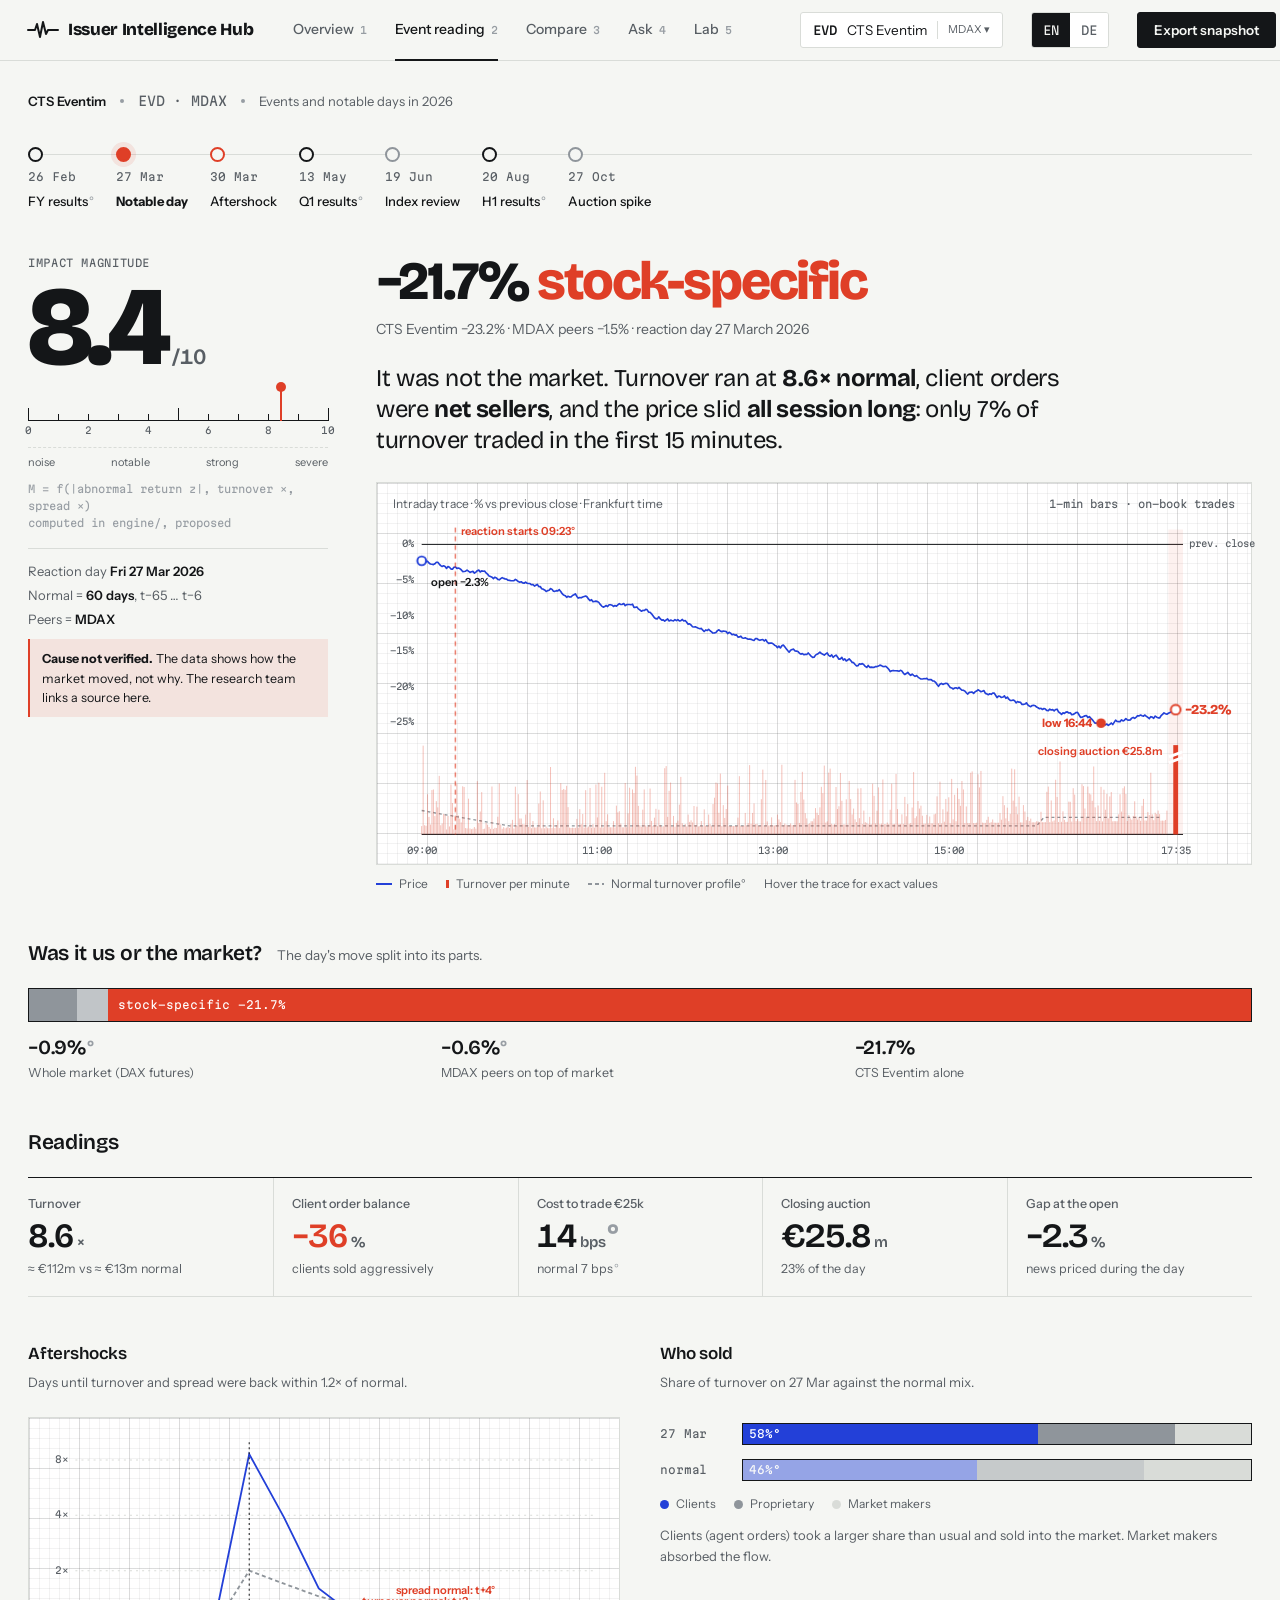
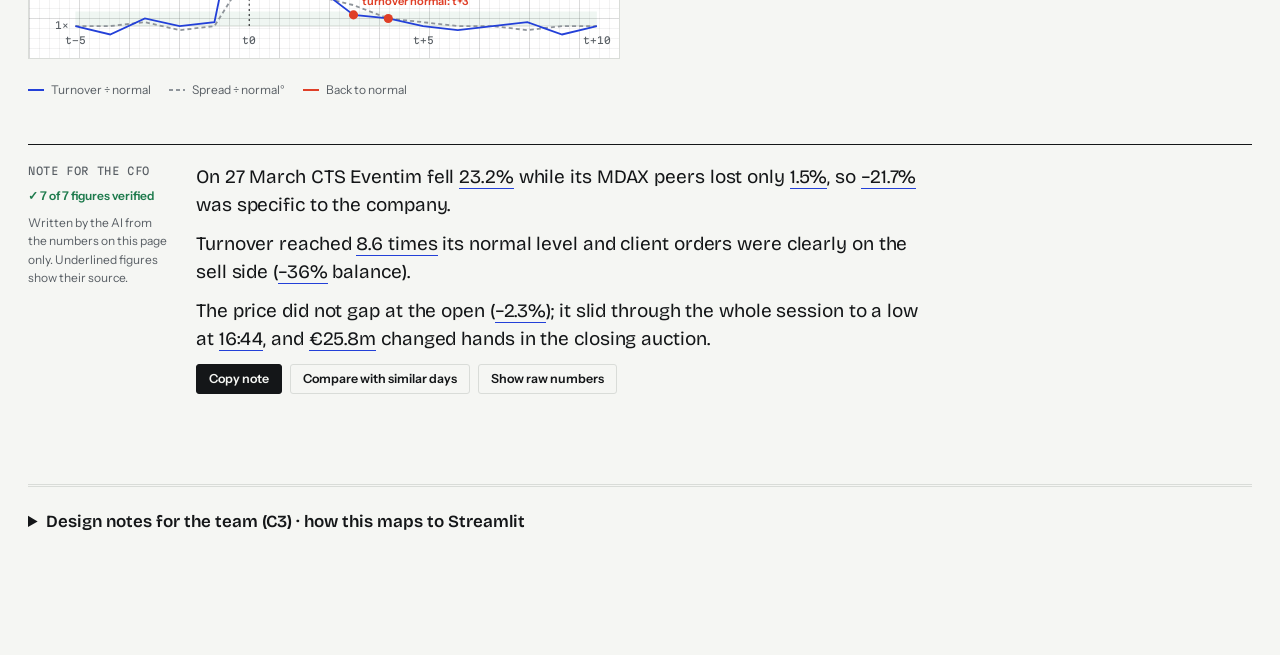
<file: docs/design/ui-mockup.html>
<!doctype html>
<html lang="en">
<head>
<meta charset="utf-8">
<meta name="viewport" content="width=device-width, initial-scale=1">
<title>Issuer Intelligence Hub · Seismograph UI (C3 mockup)</title>
<link rel="preconnect" href="https://fonts.googleapis.com">
<link rel="preconnect" href="https://fonts.gstatic.com" crossorigin>
<link rel="stylesheet" href="https://fonts.googleapis.com/css2?family=Bricolage+Grotesque:opsz,wght@12..96,400;12..96,600;12..96,800&family=Instrument+Sans:wght@400;500;600&family=Martian+Mono:wght@300;400;500&display=swap">
<style>
/* =====================================================================
   Concept: a seismograph for listed companies.
   An announcement is a tremor; the app measures it like an instrument does:
   magnitude, epicentre (the minute the market starts reacting), aftershocks
   (days until turnover and spread are back to normal).
   Materials: plotter paper with a millimetre grid (charts only), ultramarine
   pen for the company, graphite pencil for peers/index, red pen for events.
   Layout: no card grid. Sections are separated by rules and whitespace,
   readings sit on a shared baseline like instrument dials.
   Values with a ° are placeholders until the engine provides them; the rest
   are real (CLAUDE.md: EVD, 27 Mar 2026).
   ===================================================================== */
:root{
  --paper:#f5f6f3;     /* cool lab paper, not cream */
  --sheet:#ffffff;
  --ink:#141618;
  --ink2:#585e64;
  --ink3:#979da3;
  --rule:#d9dcd8;
  --grid:rgba(20,22,24,.055);
  --grid-major:rgba(20,22,24,.10);
  --pen:#2340d8;       /* ultramarine plotter ink: the company */
  --pen-soft:rgba(35,64,216,.10);
  --pencil:#8f959b;    /* graphite: peers / index / normal */
  --red:#df3f27;       /* red pen: events, unusual, losses */
  --red-soft:rgba(223,63,39,.10);
  --green:#1d7a4c;     /* gains */
  --hl:#fff1a8;
  --f-display:"Bricolage Grotesque","Helvetica Neue",Arial,sans-serif;
  --f-ui:"Instrument Sans",-apple-system,"Segoe UI",Roboto,sans-serif;
  --f-mono:"Martian Mono",ui-monospace,Menlo,Consolas,monospace;
}
@media (prefers-color-scheme: dark){:root:not([data-theme="light"]){
  --paper:#0e1012; --sheet:#15181b; --ink:#eceff1; --ink2:#a5acb3; --ink3:#6c737a; --rule:#2a2f34;
  --grid:rgba(236,239,241,.045); --grid-major:rgba(236,239,241,.09);
  --pen:#8197ff; --pen-soft:rgba(129,151,255,.14); --pencil:#7b828a; --red:#ff6b4f; --red-soft:rgba(255,107,79,.13);
  --green:#4cc38a; --hl:#5a4d10; color-scheme:dark}}
:root[data-theme="dark"]{
  --paper:#0e1012; --sheet:#15181b; --ink:#eceff1; --ink2:#a5acb3; --ink3:#6c737a; --rule:#2a2f34;
  --grid:rgba(236,239,241,.045); --grid-major:rgba(236,239,241,.09);
  --pen:#8197ff; --pen-soft:rgba(129,151,255,.14); --pencil:#7b828a; --red:#ff6b4f; --red-soft:rgba(255,107,79,.13);
  --green:#4cc38a; --hl:#5a4d10; color-scheme:dark}

*{box-sizing:border-box}
html{scroll-behavior:smooth}
body{margin:0;background:var(--paper);color:var(--ink);font-family:var(--f-ui);font-size:15px;line-height:1.55;-webkit-font-smoothing:antialiased}
button{font:inherit;color:inherit;cursor:pointer}
:focus-visible{outline:2px solid var(--pen);outline-offset:3px}
.mono{font-family:var(--f-mono);font-weight:400;letter-spacing:-.01em}
.num{font-variant-numeric:tabular-nums}
.neg{color:var(--red)} .pos{color:var(--green)} .pen{color:var(--pen)} .dim{color:var(--ink2)}
.ph::after{content:"°";color:var(--ink3);margin-left:1px}  /* placeholder marker */

/* ---------- top bar ---------- */
.top{position:sticky;top:0;z-index:20;background:color-mix(in srgb,var(--paper) 88%,transparent);backdrop-filter:blur(10px);-webkit-backdrop-filter:blur(10px);border-bottom:1px solid var(--rule)}
.top-in{max-width:1280px;margin:0 auto;padding:0 28px;height:60px;display:flex;align-items:center;gap:28px}
.mark{display:flex;align-items:center;gap:10px;font-family:var(--f-display);font-weight:800;font-size:17px;letter-spacing:-.02em;white-space:nowrap}
.mark svg{width:30px;height:18px}
.tabs{display:flex;gap:4px;height:100%}
.tab{flex:none;white-space:nowrap;border:0;background:none;padding:0 12px;height:100%;font-size:14px;font-weight:500;color:var(--ink2);position:relative}
.tab:hover{color:var(--ink)}
.tab[aria-selected="true"]{color:var(--ink)}
.tab[aria-selected="true"]::after{content:"";position:absolute;left:12px;right:12px;bottom:-1px;height:2px;background:var(--ink)}
.tab .k{font-family:var(--f-mono);font-size:10px;color:var(--ink3);margin-left:6px}
.spacer{flex:1}
.stock{flex:none;white-space:nowrap;display:flex;align-items:center;gap:10px;border:1px solid var(--rule);background:var(--sheet);height:36px;padding:0 12px;border-radius:3px}
.stock .t{font-family:var(--f-mono);font-size:12px;font-weight:500}
.stock .n{font-size:13.5px}
.stock .ix{font-size:11px;color:var(--ink2);border-left:1px solid var(--rule);padding-left:10px}
.lang{flex:none;display:flex;border:1px solid var(--rule);border-radius:3px;overflow:hidden;height:36px}
.lang button{border:0;background:var(--sheet);padding:0 11px;font-size:12px;font-family:var(--f-mono);color:var(--ink2)}
.lang button[aria-pressed="true"]{background:var(--ink);color:var(--paper)}
.btn{height:36px;border-radius:3px;border:1px solid var(--ink);background:var(--ink);color:var(--paper);padding:0 16px;font-size:13.5px;font-weight:600;display:inline-flex;align-items:center;gap:8px;white-space:nowrap}
.btn:hover{background:var(--pen);border-color:var(--pen)}
.btn.line{background:transparent;color:var(--ink);border-color:var(--rule)}
.btn.line:hover{border-color:var(--ink);background:transparent}
.btn.small{height:30px;font-size:12.5px;padding:0 12px}

/* ---------- page ---------- */
main{max-width:1280px;margin:0 auto;padding:0 28px 120px}
.view[hidden]{display:none}
.masthead{display:flex;align-items:baseline;gap:14px;flex-wrap:wrap;padding:30px 0 6px;color:var(--ink2);font-size:13px}
.masthead b{color:var(--ink);font-weight:600}
.masthead .sep{width:4px;height:4px;border-radius:50%;background:var(--ink3);display:inline-block;transform:translateY(-3px)}
.stamp{font-family:var(--f-mono);font-size:11px;color:var(--ink2);display:inline-flex;align-items:center;gap:7px}
.stamp::before{content:"";width:6px;height:6px;border-radius:50%;background:var(--green);box-shadow:0 0 0 3px color-mix(in srgb,var(--green) 22%,transparent)}

.lede{font-family:var(--f-display);font-weight:400;font-size:clamp(26px,3.3vw,40px);line-height:1.18;letter-spacing:-.025em;max-width:22em;margin:14px 0 0;text-wrap:balance}
.lede b{font-weight:800}
.section{padding:44px 0 0}
.sec-h{display:flex;align-items:baseline;gap:16px;flex-wrap:wrap;margin-bottom:18px}
.sec-h h2{margin:0;font-family:var(--f-display);font-weight:600;font-size:21px;letter-spacing:-.015em}
.sec-h p{margin:0;color:var(--ink2);font-size:13.5px}
.sec-h .right{margin-left:auto;display:flex;gap:8px;align-items:center}
.eyebrow{font-family:var(--f-mono);font-size:10.5px;letter-spacing:.06em;text-transform:uppercase;color:var(--ink2)}

/* plotter paper: used ONLY behind charts */
.paper{background-color:var(--sheet);
  background-image:linear-gradient(var(--grid-major) 1px,transparent 1px),linear-gradient(90deg,var(--grid-major) 1px,transparent 1px),
                   linear-gradient(var(--grid) 1px,transparent 1px),linear-gradient(90deg,var(--grid) 1px,transparent 1px);
  background-size:50px 50px,50px 50px,10px 10px,10px 10px;border:1px solid var(--rule);position:relative}
svg{display:block;width:100%;height:auto;overflow:visible}

/* ---------- readings: instrument dials on a shared baseline ---------- */
.readings{display:grid;grid-template-columns:repeat(5,minmax(0,1fr));border-top:1px solid var(--ink);border-bottom:1px solid var(--rule)}
.readings.r4{grid-template-columns:repeat(4,minmax(0,1fr))}
.reading{padding:16px 18px 18px 0;display:flex;flex-direction:column;gap:6px;min-width:0}
.reading+.reading{padding-left:18px;border-left:1px solid var(--rule)}
.reading .lab{font-size:12.5px;color:var(--ink2);font-weight:500}
.reading .val{font-family:var(--f-display);font-weight:600;font-size:34px;line-height:1;letter-spacing:-.03em;font-variant-numeric:tabular-nums;white-space:nowrap}
.reading .val small{font-size:15px;font-weight:600;letter-spacing:0;margin-left:3px;color:var(--ink2)}
.reading .ctx{font-size:12.5px;color:var(--ink2)}
.dotplot{height:18px;position:relative;margin-top:2px}
.dotplot .ln{position:absolute;left:0;right:0;top:8px;height:1px;background:var(--rule)}
.dotplot i{position:absolute;top:3px;width:11px;height:11px;border-radius:50%;transform:translateX(-50%)}
.dotplot i.you{background:var(--pen)} .dotplot i.idx{background:var(--sheet);border:2px solid var(--pencil)}
.dotplot i.bad{background:var(--red)}
.legend{display:flex;gap:18px;flex-wrap:wrap;font-size:12px;color:var(--ink2);margin-top:10px}
.legend span{display:inline-flex;align-items:center;gap:7px}
.sw{display:inline-block;width:16px;height:2px;background:var(--pen)}
.sw.p{background:repeating-linear-gradient(90deg,var(--pencil) 0 4px,transparent 4px 7px)}
.sw.r{background:var(--red);height:8px;width:3px}
.sw.dot{width:9px;height:9px;border-radius:50%}

/* ---------- pulse strip ---------- */
.strip-wrap{padding:18px 18px 10px}
.tip{position:fixed;z-index:50;pointer-events:none;background:var(--ink);color:var(--paper);font-size:12px;padding:8px 10px;border-radius:3px;line-height:1.45;white-space:nowrap;opacity:0;transition:opacity .12s}
.tip .mono{font-size:11px;opacity:.75}

/* ---------- two-column blocks ---------- */
.cols{display:grid;grid-template-columns:repeat(2,minmax(0,1fr));gap:40px}
.cols.c73{grid-template-columns:minmax(0,7fr) minmax(0,3fr)}
.blk{display:flex;flex-direction:column;gap:12px;min-width:0}
.blk h3{margin:0;font-family:var(--f-display);font-size:17px;font-weight:600;letter-spacing:-.01em}
.blk .sub{font-size:13px;color:var(--ink2);margin-top:-8px}

/* ---------- unusual-day list ---------- */
.days{border-top:1px solid var(--ink)}
.day{display:grid;grid-template-columns:112px 120px minmax(0,1fr) 92px 92px 130px;gap:16px;align-items:center;padding:14px 0;border-bottom:1px solid var(--rule);cursor:pointer}
.day:hover{background:linear-gradient(90deg,var(--pen-soft),transparent 70%)}
.day .d{font-family:var(--f-mono);font-size:12.5px}
.day .why{font-size:13.5px}
.day .why em{font-style:normal;color:var(--ink2)}
.day .r{font-family:var(--f-mono);font-size:13px;text-align:right}
.day .open{justify-self:end;font-size:13px;font-weight:600;color:var(--pen);display:flex;gap:6px;align-items:center}
.day .open::after{content:"→";transition:transform .15s}
.day:hover .open::after{transform:translateX(4px)}
.status{display:inline-flex;align-items:center;gap:6px;font-size:12px;color:var(--ink2)}
.status::before{content:"";width:8px;height:8px;border:1.5px solid var(--red);border-radius:50%}
.status.ok::before{background:var(--ink);border-color:var(--ink)}

/* ---------- liquidity rulers ---------- */
.ruler{display:flex;flex-direction:column;gap:7px}
.ruler .row{display:flex;justify-content:space-between;font-size:13px}
.ruler .bar{position:relative;height:30px;border-bottom:1px solid var(--ink)}
.ruler .bar .tick{position:absolute;bottom:0;width:1px;background:var(--ink3)}
.ruler .bar .thr{position:absolute;bottom:-6px;top:-4px;width:2px;background:var(--red)}
.ruler .bar .thr span{position:absolute;top:-18px;left:6px;font-family:var(--f-mono);font-size:10.5px;color:var(--red);white-space:nowrap}
.ruler .bar .me{position:absolute;bottom:-6px;width:12px;height:12px;border-radius:50%;background:var(--pen);transform:translateX(-50%);box-shadow:0 0 0 4px var(--pen-soft)}
.verdict{font-family:var(--f-display);font-size:20px;font-weight:600;letter-spacing:-.01em}

/* ---------- EVENT VIEW ---------- */
.evline{display:flex;align-items:center;gap:0;margin-top:22px;overflow-x:auto;padding-bottom:6px;position:relative}
.evline::before{content:"";position:absolute;left:0;right:0;top:15px;height:1px;background:var(--rule)}
.ev{flex:none;border:0;background:none;display:flex;flex-direction:column;align-items:flex-start;gap:6px;padding:8px 22px 4px 0;position:relative;text-align:left}
.ev .pin{width:15px;height:15px;border-radius:50%;background:var(--paper);border:2px solid var(--pencil);position:relative;z-index:1}
.ev.ann .pin{border-color:var(--ink)}
.ev.hot .pin{border-color:var(--red)}
.ev[aria-pressed="true"] .pin{background:var(--red);border-color:var(--red);box-shadow:0 0 0 5px var(--red-soft)}
.ev .d{font-family:var(--f-mono);font-size:11px;color:var(--ink2)}
.ev .t{font-size:13px;font-weight:500;white-space:nowrap}
.ev[aria-pressed="true"] .t{font-weight:700}

.ev-head{display:grid;grid-template-columns:300px minmax(0,1fr);gap:48px;padding-top:34px;align-items:start}
.meter{display:flex;flex-direction:column;gap:10px;position:sticky;top:84px}
.meter .big{font-family:var(--f-display);font-weight:800;font-size:112px;line-height:.82;letter-spacing:-.06em;font-variant-numeric:tabular-nums}
.meter .big small{font-size:22px;letter-spacing:0;font-weight:600;color:var(--ink2);margin-left:6px}
.scale{position:relative;height:46px;margin-top:8px}
.scale .base{position:absolute;left:0;right:0;bottom:16px;height:1px;background:var(--ink)}
.scale .t{position:absolute;bottom:16px;width:1px;background:var(--ink)}
.scale .lbl{position:absolute;bottom:0;font-family:var(--f-mono);font-size:9.5px;color:var(--ink2);transform:translateX(-50%)}
.scale .needle{position:absolute;bottom:16px;width:2px;height:34px;background:var(--red);transform-origin:bottom;left:0;transition:left 1.4s cubic-bezier(.2,.8,.2,1)}
.scale .needle::after{content:"";position:absolute;top:-5px;left:-4px;width:10px;height:10px;border-radius:50%;background:var(--red)}
.bands{display:flex;justify-content:space-between;font-size:11px;color:var(--ink2);border-top:1px dashed var(--rule);padding-top:6px}
.meter .meta{display:flex;flex-direction:column;gap:4px;font-size:13px;color:var(--ink2);border-top:1px solid var(--rule);padding-top:12px;margin-top:6px}
.meter .meta b{color:var(--ink);font-weight:600}
.cause{display:flex;gap:10px;align-items:flex-start;background:var(--red-soft);padding:10px 12px;font-size:12.5px;border-left:2px solid var(--red)}
.formula{font-family:var(--f-mono);font-size:10.5px;color:var(--ink3);line-height:1.6}

.ev-title{font-family:var(--f-display);font-size:clamp(30px,4.2vw,54px);font-weight:800;letter-spacing:-.04em;line-height:1;margin:0}
.ev-title span{color:var(--red)}
.ev-sub{font-size:14px;color:var(--ink2);margin-top:10px}
.ev-lede{font-family:var(--f-display);font-size:24px;line-height:1.3;letter-spacing:-.015em;margin:22px 0 0;max-width:30em;text-wrap:pretty}
.ev-lede b{font-weight:700}

.seis{margin-top:26px}
.seis-top{display:flex;justify-content:space-between;align-items:baseline;padding:12px 16px 0;font-size:12px;color:var(--ink2)}
.seis-top .mono{font-size:10.5px}
#seis path.trace{stroke-dasharray:var(--len);stroke-dashoffset:var(--len)}
#seis.go path.trace{animation:draw 2.2s cubic-bezier(.45,.05,.25,1) forwards}
#seis .ann{opacity:0}
#seis.go .ann{animation:fade .35s ease forwards}
@keyframes draw{to{stroke-dashoffset:0}}
@keyframes fade{to{opacity:1}}
.cross{pointer-events:none}

/* decomposition */
.decomp{display:flex;flex-direction:column;gap:10px}
.dbar{display:flex;height:34px;border:1px solid var(--ink)}
.dbar div{height:100%;display:flex;align-items:center;padding:0 10px;font-family:var(--f-mono);font-size:11px;white-space:nowrap;overflow:hidden}
.dkey{display:grid;grid-template-columns:repeat(3,minmax(0,1fr));gap:16px;font-size:12.5px;color:var(--ink2)}
.dkey b{display:block;font-family:var(--f-display);font-size:20px;color:var(--ink);font-weight:600;letter-spacing:-.01em}

/* analyst note */
.note{display:grid;grid-template-columns:140px minmax(0,1fr);gap:28px;border-top:1px solid var(--ink);padding-top:18px}
.note .side{display:flex;flex-direction:column;gap:8px;font-size:12px;color:var(--ink2)}
.note .side .check{display:flex;gap:7px;align-items:center;color:var(--green);font-weight:600}
.note .body{font-family:var(--f-display);font-size:19px;line-height:1.5;letter-spacing:-.005em;max-width:38em}
.note .body p{margin:0 0 10px}
.ref{border-bottom:1.5px solid var(--pen);cursor:help}
.ref:hover{background:var(--pen-soft)}
.note .acts{display:flex;gap:8px;flex-wrap:wrap;margin-top:6px}

/* compare */
.sentence{font-family:var(--f-display);font-size:clamp(22px,2.6vw,32px);letter-spacing:-.02em;line-height:1.35;margin:26px 0 0;max-width:30em}
.pick{font:inherit;border:0;border-bottom:2px solid var(--pen);background:transparent;color:var(--pen);font-weight:700;padding:0 2px;cursor:pointer;appearance:none;-webkit-appearance:none}
.rank{display:grid;grid-template-columns:repeat(3,minmax(0,1fr));border-top:1px solid var(--ink)}
.rank div{padding:14px 18px 14px 0;display:flex;flex-direction:column;gap:4px}
.rank div+div{padding-left:18px;border-left:1px solid var(--rule)}
.rank b{font-family:var(--f-display);font-size:28px;font-weight:600;letter-spacing:-.02em}
.rank span{font-size:12.5px;color:var(--ink2)}

/* ask */
.ask{max-width:820px;display:flex;flex-direction:column;gap:22px;padding-top:30px}
.qs{display:flex;flex-direction:column;border-top:1px solid var(--ink)}
.q{border:0;border-bottom:1px solid var(--rule);background:none;text-align:left;padding:14px 0;font-family:var(--f-display);font-size:19px;letter-spacing:-.01em;display:flex;justify-content:space-between;gap:12px}
.q:hover{color:var(--pen)}
.q::after{content:"↵";font-family:var(--f-mono);font-size:13px;color:var(--ink3)}
.thread{display:flex;flex-direction:column;gap:18px}
.msg-q{font-family:var(--f-display);font-size:22px;font-weight:600;letter-spacing:-.015em}
.trace-tools{font-family:var(--f-mono);font-size:10.5px;color:var(--ink2);display:flex;flex-direction:column;gap:3px}
.msg-a{font-family:var(--f-display);font-size:19px;line-height:1.5;min-height:1.5em}
.caret{display:inline-block;width:9px;height:1.1em;background:var(--pen);vertical-align:-3px;animation:blink 1s steps(1) infinite}
@keyframes blink{50%{opacity:0}}
.input{display:flex;border:1px solid var(--ink);background:var(--sheet);height:54px;align-items:center;padding:0 8px 0 18px;gap:10px}
.input input{flex:1;border:0;background:transparent;font:inherit;font-size:16px;color:var(--ink);outline:none}
.input .hint{font-family:var(--f-mono);font-size:10.5px;color:var(--ink3)}
.disclaimer{font-size:12px;color:var(--ink2)}

/* lab */
.ideas-grid{display:grid;grid-template-columns:repeat(3,minmax(0,1fr));gap:0;border-top:1px solid var(--ink);margin-top:26px}
.idea{padding:22px 24px 26px 0;border-bottom:1px solid var(--rule);display:flex;flex-direction:column;gap:10px}
.idea:not(:nth-child(3n+1)){padding-left:24px;border-left:1px solid var(--rule)}
.idea .no{font-family:var(--f-mono);font-size:11px;color:var(--ink3)}
.idea h3{margin:0;font-family:var(--f-display);font-weight:600;font-size:20px;letter-spacing:-.015em}
.idea p{margin:0;font-size:13.5px;color:var(--ink2)}
.idea .data{font-family:var(--f-mono);font-size:10.5px;color:var(--ink);border-top:1px dashed var(--rule);padding-top:8px;margin-top:auto}
.idea .data b{color:var(--green);font-weight:500}
.idea .data i{font-style:normal;color:var(--red)}

/* report modal */
dialog{border:0;padding:0;background:transparent;max-width:min(980px,96vw);width:100%}
dialog::backdrop{background:rgba(10,12,14,.55);backdrop-filter:blur(3px)}
.sheet{background:#fff;color:#141618;display:grid;grid-template-columns:minmax(0,1fr) 260px;min-height:560px}
.a4{padding:38px 42px;border-right:1px solid #e3e5e2;font-size:12px;display:flex;flex-direction:column;gap:14px}
.a4 h4{margin:0;font-family:var(--f-display);font-size:24px;letter-spacing:-.02em}
.a4 .k{display:grid;grid-template-columns:repeat(4,1fr);border-top:1px solid #141618}
.a4 .k div{padding:8px 8px 8px 0}
.a4 .k b{display:block;font-family:var(--f-display);font-size:20px}
.a4 .mini{height:80px;background:repeating-linear-gradient(0deg,#eef0ed 0 1px,transparent 1px 10px),repeating-linear-gradient(90deg,#eef0ed 0 1px,transparent 1px 10px);border:1px solid #e3e5e2}
.opts{padding:26px 22px;display:flex;flex-direction:column;gap:16px;background:#f5f6f3;color:#141618}
.opts label{display:flex;gap:9px;font-size:13px;align-items:center}
.opts input{accent-color:#2340d8}

/* toast */
.toast{position:fixed;left:50%;bottom:28px;transform:translate(-50%,20px);background:var(--ink);color:var(--paper);padding:10px 16px;border-radius:3px;font-size:13px;opacity:0;transition:all .2s;z-index:60}
.toast.on{opacity:1;transform:translate(-50%,0)}

/* design notes */
.notes{margin-top:90px;border-top:3px double var(--rule);padding-top:22px;color:var(--ink2);font-size:13.5px}
.notes summary{cursor:pointer;font-family:var(--f-display);font-size:17px;color:var(--ink);font-weight:600}
.notes pre{background:var(--sheet);border:1px solid var(--rule);padding:12px 14px;overflow-x:auto;font-family:var(--f-mono);font-size:11.5px;line-height:1.6;color:var(--ink)}

@media (max-width:1060px){
  .readings{grid-template-columns:repeat(3,minmax(0,1fr))}.reading:nth-child(4){border-left:0;padding-left:0}
  .ev-head{grid-template-columns:minmax(0,1fr);gap:24px}.meter{position:static}
  .cols,.cols.c73{grid-template-columns:minmax(0,1fr)}
  .day{grid-template-columns:100px minmax(0,1fr) 80px 120px}.day .hide-m{display:none}
}
@media (max-width:760px){
  .top-in{padding:0 16px;gap:12px}.mark span{display:none}.stock .n,.stock .ix,.lang{display:none}
  main{padding:0 16px 80px}.readings,.readings.r4,.ideas-grid,.rank,.dkey{grid-template-columns:minmax(0,1fr)}
  .reading+.reading,.idea:not(:nth-child(3n+1)),.rank div+div{border-left:0;padding-left:0;border-top:1px solid var(--rule)}
  .note{grid-template-columns:minmax(0,1fr)}.sheet{grid-template-columns:minmax(0,1fr)}
}
@media (prefers-reduced-motion:reduce){
  *,*::before,*::after{animation:none!important;transition:none!important}
  #seis path.trace{stroke-dashoffset:0}#seis .ann{opacity:1}
}
</style>
</head>
<body>

<header class="top">
  <div class="top-in">
    <div class="mark" aria-label="Issuer Intelligence Hub">
      <svg viewBox="0 0 30 18" aria-hidden="true"><path d="M0 9h7l2-6 3 13 3-15 3 12 2-4h10" fill="none" stroke="currentColor" stroke-width="2" stroke-linejoin="round" stroke-linecap="round"/></svg>
      <span>Issuer Intelligence Hub</span>
    </div>
    <nav class="tabs" role="tablist" aria-label="Sections">
      <button class="tab" role="tab" data-v="overview" aria-selected="false">Overview<span class="k">1</span></button>
      <button class="tab" role="tab" data-v="event" aria-selected="true">Event reading<span class="k">2</span></button>
      <button class="tab" role="tab" data-v="compare" aria-selected="false">Compare<span class="k">3</span></button>
      <button class="tab" role="tab" data-v="ask" aria-selected="false">Ask<span class="k">4</span></button>
      <button class="tab" role="tab" data-v="lab" aria-selected="false">Lab<span class="k">5</span></button>
    </nav>
    <span class="spacer"></span>
    <button class="stock" title="Switch company (⌘K)"><span class="t">EVD</span><span class="n">CTS Eventim</span><span class="ix">MDAX ▾</span></button>
    <div class="lang" role="group" aria-label="Language"><button aria-pressed="true" data-lang="en">EN</button><button aria-pressed="false" data-lang="de">DE</button></div>
    <button class="btn" id="exportBtn">Export snapshot</button>
  </div>
</header>

<main>

<!-- =============================== OVERVIEW (Part A) =============================== -->
<section class="view" data-name="overview" hidden>
  <div class="masthead"><b>CTS Eventim AG &amp; Co. KGaA</b><i class="sep"></i><span class="mono">DE0005470306</span><i class="sep"></i><span>MDAX</span><i class="sep"></i><span class="stamp">Xetra data to 30 Oct 2026</span></div>
  <p class="lede">On a normal day <b class="ph">€13.1m</b> of CTS Eventim changes hands, <b>more than half</b> of it in the closing auction. In 2026 the share had <b class="neg">4 tremors</b>; one of them was stock-specific.</p>

  <div class="section">
    <div class="sec-h"><h2>The year in one strip</h2><p>Each line is one trading day: turnover against its own normal. Red marks unusual days. Click one to read it.</p>
      <div class="right"><span class="eyebrow">Turnover ÷ 60-day normal, log scale</span></div></div>
    <div class="paper strip-wrap"><svg id="strip" viewBox="0 0 1200 200" role="img" aria-label="Daily turnover relative to normal, 2 Jan to 30 Oct 2026"></svg></div>
  </div>

  <div class="section">
    <div class="sec-h"><h2>Normal state</h2><p>Last 60 trading days. Blue dot: CTS Eventim. Hollow dot: median MDAX stock.</p></div>
    <div class="readings">
      <div class="reading"><span class="lab">Daily turnover</span><span class="val ph">€13.1m</span><div class="dotplot"><span class="ln"></span><i class="idx" style="left:46%"></i><i class="you" style="left:62%"></i></div><span class="ctx">MDAX median <span class="ph">€9.4m</span></span></div>
      <div class="reading"><span class="lab">Cost to trade €25k</span><span class="val ph">7<small>bps</small></span><div class="dotplot"><span class="ln"></span><i class="you" style="left:30%"></i><i class="idx" style="left:40%"></i></div><span class="ctx">MDAX median <span class="ph">9 bps</span> · lower is better</span></div>
      <div class="reading"><span class="lab">In the closing auction</span><span class="val ph">54<small>%</small></span><div class="dotplot"><span class="ln"></span><i class="idx" style="left:52%"></i><i class="you" style="left:54%"></i></div><span class="ctx">MDAX median 52%</span></div>
      <div class="reading"><span class="lab">Traded by clients (agent)</span><span class="val ph">46<small>%</small></span><div class="dotplot"><span class="ln"></span><i class="idx" style="left:44%"></i><i class="you" style="left:46%"></i></div><span class="ctx">rest: proprietary and market makers</span></div>
      <div class="reading"><span class="lab">Xetra liquidity category</span><span class="val">A</span><div class="dotplot"><span class="ln"></span><i class="you" style="left:88%"></i></div><span class="ctx">no Designated Sponsor needed (est.)</span></div>
    </div>
  </div>

  <div class="section cols">
    <div class="blk"><h3>What it costs to trade</h3><p class="sub">XLM spread for a €25k order, bps. The band is the MDAX middle half.</p>
      <div class="paper" style="padding:12px 12px 6px"><svg id="xlm" viewBox="0 0 560 230" role="img" aria-label="Trading cost compared with MDAX"></svg></div>
      <div class="legend"><span><i class="sw"></i>CTS Eventim</span><span><i class="sw p"></i>MDAX median</span></div></div>
    <div class="blk"><h3>Who trades the share</h3><p class="sub">Share of turnover, 10-day average, from Xetra Flow Dynamics.</p>
      <div class="paper" style="padding:12px 12px 6px"><svg id="who" viewBox="0 0 560 230" role="img" aria-label="Participant mix over time"></svg></div>
      <div class="legend"><span><i class="sw dot" style="background:var(--pen)"></i>Clients (agent)</span><span><i class="sw dot" style="background:var(--pencil)"></i>Proprietary</span><span><i class="sw dot" style="background:var(--rule)"></i>Market makers</span></div></div>
  </div>

  <div class="section">
    <div class="sec-h"><h2>Unusual days</h2><p>Detected automatically when price or turnover leaves its normal range (|z| ≥ 3).</p></div>
    <div class="days" id="dayList">
      <div class="day" data-go="event"><span class="d">27 Mar 2026</span><span class="status">cause open</span><span class="why">Stock fell, peers did not <em>· sell-off all day</em></span><span class="r neg">−23.2%</span><span class="r hide-m">8.6×</span><span class="open">Read event</span></div>
      <div class="day" data-go="event"><span class="d">30 Mar 2026</span><span class="status">cause open</span><span class="why">Follow-through after 27 Mar <em>· aftershock</em></span><span class="r pos ph">+3.1%</span><span class="r hide-m ph">3.9×</span><span class="open">Read event</span></div>
      <div class="day" data-go="event"><span class="d">19 Jun 2026</span><span class="status ok">explained</span><span class="why">Index review day <em>· technical, not news</em></span><span class="r ph">+0.6%</span><span class="r hide-m ph">2.7×</span><span class="open">Read event</span></div>
      <div class="day" data-go="event"><span class="d">27 Oct 2026</span><span class="status ok">explained</span><span class="why">83% of turnover in the closing auction <em>· index flows</em></span><span class="r ph">−0.4%</span><span class="r hide-m ph">2.2×</span><span class="open">Read event</span></div>
    </div>
  </div>

  <div class="section cols c73">
    <div class="blk"><h3>Liquidity check against Xetra rules</h3><p class="sub">Category A needs both: cost ≤ 100 bps for €25k and ≥ €2.5m daily turnover (4-month average). Being Public Guide, p. 32.</p>
      <div class="ruler" style="margin-top:18px">
        <div class="row"><span>Cost to trade €25k</span><b class="mono ph">7 bps</b></div>
        <div class="bar" id="r1"></div>
      </div>
      <div class="ruler" style="margin-top:22px">
        <div class="row"><span>Average daily turnover</span><b class="mono ph">€12.8m</b></div>
        <div class="bar" id="r2"></div>
      </div>
    </div>
    <div class="blk" style="justify-content:flex-end;gap:8px"><span class="eyebrow">Verdict</span><span class="verdict">Comfortably category A.</span><span class="dim" style="font-size:13px">Heidelberger Druck (SDAX) sits at ~90 bps, close to the line. Same check, very different story.</span></div>
  </div>
</section>

<!-- =============================== EVENT READING (Part B) =============================== -->
<section class="view" data-name="event">
  <div class="masthead"><b>CTS Eventim</b><i class="sep"></i><span class="mono">EVD · MDAX</span><i class="sep"></i><span>Events and notable days in 2026</span></div>
  <div class="evline" role="group" aria-label="Choose an event">
    <button class="ev ann" aria-pressed="false"><i class="pin"></i><span class="d">26 Feb</span><span class="t">FY results<span class="ph"></span></span></button>
    <button class="ev hot" aria-pressed="true"><i class="pin"></i><span class="d">27 Mar</span><span class="t">Notable day</span></button>
    <button class="ev hot" aria-pressed="false"><i class="pin"></i><span class="d">30 Mar</span><span class="t">Aftershock</span></button>
    <button class="ev ann" aria-pressed="false"><i class="pin"></i><span class="d">13 May</span><span class="t">Q1 results<span class="ph"></span></span></button>
    <button class="ev" aria-pressed="false"><i class="pin"></i><span class="d">19 Jun</span><span class="t">Index review</span></button>
    <button class="ev ann" aria-pressed="false"><i class="pin"></i><span class="d">20 Aug</span><span class="t">H1 results<span class="ph"></span></span></button>
    <button class="ev" aria-pressed="false"><i class="pin"></i><span class="d">27 Oct</span><span class="t">Auction spike</span></button>
  </div>

  <div class="ev-head">
    <aside class="meter" aria-label="Impact magnitude">
      <span class="eyebrow">Impact magnitude</span>
      <div class="big" id="mag">0.0<small>/10</small></div>
      <div class="scale" id="scale"><span class="base"></span><span class="needle" id="needle"></span></div>
      <div class="bands"><span>noise</span><span>notable</span><span>strong</span><span>severe</span></div>
      <div class="formula">M = f(|abnormal return z|, turnover ×, spread ×)<br>computed in engine/, proposed</div>
      <div class="meta">
        <span>Reaction day <b>Fri 27 Mar 2026</b></span>
        <span>Normal = <b>60 days</b>, t−65 … t−6</span>
        <span>Peers = <b>MDAX</b></span>
      </div>
      <div class="cause"><span><b>Cause not verified.</b> The data shows how the market moved, not why. The research team links a source here.</span></div>
    </aside>

    <div>
      <h1 class="ev-title">−21.7% <span>stock-specific</span></h1>
      <div class="ev-sub">CTS Eventim −23.2% · MDAX peers −1.5% · reaction day 27 March 2026</div>
      <p class="ev-lede">It was not the market. Turnover ran at <b>8.6× normal</b>, client orders were <b>net sellers</b>, and the price slid <b>all session long</b>: only 7% of turnover traded in the first 15 minutes.</p>

      <div class="paper seis">
        <div class="seis-top"><span>Intraday trace · % vs previous close · Frankfurt time</span><span class="mono">1-min bars · on-book trades</span></div>
        <svg id="seis" viewBox="0 0 900 360" role="img" aria-label="Intraday price trace and turnover for 27 March 2026"></svg>
      </div>
      <div class="legend"><span><i class="sw"></i>Price</span><span><i class="sw r"></i>Turnover per minute</span><span><i class="sw p"></i>Normal turnover profile°</span><span class="dim">Hover the trace for exact values</span></div>
    </div>
  </div>

  <div class="section">
    <div class="sec-h"><h2>Was it us or the market?</h2><p>The day's move split into its parts.</p></div>
    <div class="decomp">
      <div class="dbar" aria-hidden="true">
        <div style="width:3.9%;background:var(--pencil);color:#fff"></div>
        <div style="width:2.6%;background:color-mix(in srgb,var(--pencil) 55%,var(--sheet))"></div>
        <div style="width:93.5%;background:var(--red);color:#fff">stock-specific −21.7%</div>
      </div>
      <div class="dkey"><span><b class="ph">−0.9%</b>Whole market (DAX futures)</span><span><b class="ph">−0.6%</b>MDAX peers on top of market</span><span><b class="neg">−21.7%</b>CTS Eventim alone</span></div>
    </div>
  </div>

  <div class="section">
    <div class="sec-h"><h2>Readings</h2></div>
    <div class="readings">
      <div class="reading"><span class="lab">Turnover</span><span class="val">8.6<small>×</small></span><span class="ctx">≈ €112m vs ≈ €13m normal</span></div>
      <div class="reading"><span class="lab">Client order balance</span><span class="val neg">−36<small>%</small></span><span class="ctx">clients sold aggressively</span></div>
      <div class="reading"><span class="lab">Cost to trade €25k</span><span class="val ph">14<small>bps</small></span><span class="ctx">normal <span class="ph">7 bps</span></span></div>
      <div class="reading"><span class="lab">Closing auction</span><span class="val">€25.8<small>m</small></span><span class="ctx">23% of the day</span></div>
      <div class="reading"><span class="lab">Gap at the open</span><span class="val">−2.3<small>%</small></span><span class="ctx">news priced during the day</span></div>
    </div>
  </div>

  <div class="section cols">
    <div class="blk"><h3>Aftershocks</h3><p class="sub">Days until turnover and spread were back within 1.2× of normal.</p>
      <div class="paper" style="padding:12px 12px 6px"><svg id="after" viewBox="0 0 560 220" role="img" aria-label="Turnover and spread ratio after the event"></svg></div>
      <div class="legend"><span><i class="sw"></i>Turnover ÷ normal</span><span><i class="sw p"></i>Spread ÷ normal°</span><span><i class="sw r" style="height:2px;width:16px"></i>Back to normal</span></div></div>
    <div class="blk"><h3>Who sold</h3><p class="sub">Share of turnover on 27 Mar against the normal mix.</p>
      <div id="whoDay" style="display:flex;flex-direction:column;gap:14px;margin-top:6px"></div>
      <p class="dim" style="font-size:13px;margin:0">Clients (agent orders) took a larger share than usual and sold into the market. Market makers absorbed the flow.</p></div>
  </div>

  <div class="section">
    <div class="note">
      <div class="side"><span class="eyebrow">Note for the CFO</span><span class="check">✓ 7 of 7 figures verified</span><span>Written by the AI from the numbers on this page only. Underlined figures show their source.</span></div>
      <div>
        <div class="body" id="noteBody"></div>
        <div class="acts"><button class="btn small" id="copyNote">Copy note</button><button class="btn small line" data-go="compare">Compare with similar days</button><button class="btn small line" id="rawJson">Show raw numbers</button></div>
      </div>
    </div>
  </div>
</section>

<!-- =============================== COMPARE =============================== -->
<section class="view" data-name="compare" hidden>
  <p class="sentence">Show me <select class="pick" aria-label="Event type"><option>notable days</option><option>results days</option><option>dividend ex-days</option><option>ad hoc releases</option></select> in the <select class="pick" aria-label="Index"><option>MDAX</option><option>DAX</option><option>SDAX</option><option>whole market</option></select> during <select class="pick" aria-label="Period"><option>2026</option><option>Q1 2026</option><option>H1 2026</option></select>, and where 27 March sits.</p>
  <div class="section">
    <div class="paper" style="padding:16px 16px 8px"><svg id="scatter" viewBox="0 0 1200 460" role="img" aria-label="Abnormal return against turnover ratio for comparable events"></svg></div>
    <div class="legend"><span><i class="sw dot" style="background:var(--pen)"></i>CTS Eventim</span><span><i class="sw dot" style="background:var(--pencil)"></i>Other MDAX events<span class="ph"></span></span><span class="dim">Dot size = change in trading cost</span></div>
  </div>
  <div class="section">
    <div class="rank">
      <div><b>2nd<span class="ph"></span></b><span>strongest stock-specific move of 48° MDAX events</span></div>
      <div><b>Top 6%<span class="ph"></span></b><span>for turnover against normal</span></div>
      <div><b>1 day<span class="ph"></span></b><span>to normal turnover; peers median 3 days°</span></div>
    </div>
  </div>
</section>

<!-- =============================== ASK =============================== -->
<section class="view" data-name="ask" hidden>
  <div class="ask">
    <p class="lede" style="margin:0">Ask about your share. Answers use only the Xetra numbers in this app.</p>
    <div class="qs" id="qs">
      <button class="q">Has our liquidity improved since Q1?</button>
      <button class="q">Explain 27 March to the CFO in three sentences.</button>
      <button class="q">How does our closing auction share compare with the MDAX?</button>
    </div>
    <div class="thread" id="thread" aria-live="polite"></div>
    <label class="input"><input id="askInput" placeholder="Type a question…" autocomplete="off"><span class="hint">ENTER</span><button class="btn small" id="askBtn">Ask</button></label>
    <span class="disclaimer">Explains past trading. No forecasts, no investment advice.</span>
  </div>
</section>

<!-- =============================== LAB: next ideas =============================== -->
<section class="view" data-name="lab" hidden>
  <p class="lede">What IR teams could get next, and the data each idea needs.</p>
  <div class="ideas-grid">
    <div class="idea"><span class="no">01</span><h3>Index watch</h3><p>Early warning when the share drifts toward an index exit. Gerresheimer fell 31% on 11 Feb and left the SDAX on 9 Apr.</p><div class="data"><b>have</b> turnover, index lists · <i>need</i> free-float market cap, Selection List rank</div></div>
    <div class="idea"><span class="no">02</span><h3>Liquidity category monitor</h3><p>Alert before the share falls out of Xetra category A and needs a Designated Sponsor (the Heidelberger Druck case).</p><div class="data"><b>have</b> XLM, turnover · <i>need</i> nothing new</div></div>
    <div class="idea"><span class="no">03</span><h3>Announcement planner</h3><p>Pick dates for results and capital markets days that avoid index reviews, expiries and peers’ results, when turnover is distorted.</p><div class="data"><b>have</b> index review days · <i>need</i> peers’ financial calendars</div></div>
    <div class="idea"><span class="no">04</span><h3>Before-the-news monitor</h3><p>Unusual turnover or options positioning in the days before an announcement, flagged for compliance.</p><div class="data"><b>have</b> 1-min bars · <i>need</i> Eurex single-stock open interest (in the excerpt)</div></div>
    <div class="idea"><span class="no">05</span><h3>Buyback timing</h3><p>When in the day the share is cheapest to trade, so a buyback moves the price least.</p><div class="data"><b>have</b> 1-min bars, auctions · <i>need</i> nothing new</div></div>
    <div class="idea"><span class="no">06</span><h3>Surprise vs. consensus</h3><p>Put the reaction next to how far results were from analyst expectations.</p><div class="data"><i>need</i> consensus estimates (licensed)</div></div>
  </div>
</section>

<!-- =============================== design notes =============================== -->
<details class="notes">
  <summary>Design notes for the team (C3) · how this maps to Streamlit</summary>
  <p>Full guide: <span class="mono">docs/design/DESIGN.md</span>. Short version:</p>
<pre>Top navigation      st.navigation(pages, position="top")      (Streamlit ≥ 1.46)
Year strip          plotly bar chart + st.plotly_chart(..., on_select="rerun")  → click opens the event
Seismograph trace   st.components.v1.html(TEMPLATE.format(json=bars))           → the draw-in animation lives here
Readings            st.markdown(HTML, unsafe_allow_html=True) with the CSS from components.inject_css()
Event line          st.segmented_control / st.pills over events + notable days
Compare sentence    three st.selectbox in st.columns with label_visibility="collapsed"
Note for the CFO    ai.narrate.narrate(card, lang) → render with the .note CSS
Export snapshot     report.export.to_pdf(to_html(card, text, lang)) → st.download_button</pre>
</details>
</main>

<div class="tip" id="tip" role="tooltip"></div>
<div class="toast" id="toast" role="status"></div>

<dialog id="report" aria-label="IR snapshot preview">
  <div class="sheet">
    <div class="a4">
      <span style="font-family:'Martian Mono',monospace;font-size:10px;color:#585e64">IR SNAPSHOT · CTS EVENTIM · MDAX · DE0005470306</span>
      <h4 id="rTitle">27 March 2026: a stock-specific move of −21.7%</h4>
      <div class="k"><div><b style="color:#df3f27">−21.7%</b>vs peers</div><div><b>8.6×</b>turnover</div><div><b style="color:#df3f27">−36%</b>client balance</div><div><b>€25.8m</b>closing auction</div></div>
      <div class="mini"></div>
      <p id="rText" style="margin:0;line-height:1.6;font-size:12.5px"></p>
      <span style="margin-top:auto;font-size:10px;color:#979da3">Source: Deutsche Börse Xetra (OHLC, Flow Dynamics, XLM, on-book trades). Explains past trading; not investment advice.</span>
    </div>
    <div class="opts">
      <b style="font-family:'Bricolage Grotesque',sans-serif;font-size:18px">Export snapshot</b>
      <label><input type="checkbox" checked id="o1"> Event reading</label>
      <label><input type="checkbox" checked id="o2"> Intraday trace</label>
      <label><input type="checkbox" checked id="o3"> Normal state (Part A)</label>
      <label><input type="checkbox" id="o4"> Comparison with peers</label>
      <div class="lang" role="group" aria-label="Report language" style="width:max-content"><button aria-pressed="true" data-rl="en">EN</button><button aria-pressed="false" data-rl="de">DE</button></div>
      <span style="flex:1"></span>
      <button class="btn" id="dl">Download PDF</button>
      <button class="btn line" id="closeR">Close</button>
    </div>
  </div>
</dialog>

<script>
(() => {
  const $ = s => document.querySelector(s), $$ = s => [...document.querySelectorAll(s)];
  const css = n => getComputedStyle(document.documentElement).getPropertyValue(n).trim();
  const NS = "http://www.w3.org/2000/svg";
  const rng = s => () => (s = (s * 16807) % 2147483647) / 2147483647;
  function canvas(id){ const el = document.getElementById(id); el.innerHTML = "";
    const mk = (tag, a = {}, txt) => { const n = document.createElementNS(NS, tag); for (const k in a) n.setAttribute(k, a[k]); if (txt !== undefined) n.textContent = txt; el.appendChild(n); return n; };
    mk.el = el; return mk; }
  const txt = (mk, x, y, s, o = {}) => mk("text", Object.assign({x, y, "font-size": 11, fill: css("--ink2"), "font-family": "Instrument Sans, sans-serif"}, o), s);
  const mono = (mk, x, y, s, o = {}) => txt(mk, x, y, s, Object.assign({"font-family": "Martian Mono, monospace", "font-size": 9.5}, o));
  const tip = $("#tip");
  const showTip = (e, html) => { tip.innerHTML = html; tip.style.opacity = 1; tip.style.left = Math.min(e.clientX + 14, innerWidth - 220) + "px"; tip.style.top = (e.clientY + 14) + "px"; };
  const hideTip = () => tip.style.opacity = 0;
  const toast = m => { const t = $("#toast"); t.textContent = m; t.classList.add("on"); clearTimeout(t._h); t._h = setTimeout(() => t.classList.remove("on"), 1800); };

  /* ---------------- navigation ---------------- */
  function go(v){
    $$(".tab").forEach(t => t.setAttribute("aria-selected", t.dataset.v === v));
    $$(".view").forEach(s => s.hidden = s.dataset.name !== v);
    scrollTo({top: 0});
    draw(v);
  }
  $$(".tab").forEach(t => t.addEventListener("click", () => go(t.dataset.v)));
  document.addEventListener("click", e => { const g = e.target.closest("[data-go]"); if (g) go(g.dataset.go); });
  addEventListener("keydown", e => {
    if (e.target.closest("input,select,textarea") || e.metaKey || e.ctrlKey) return;
    const m = {"1": "overview", "2": "event", "3": "compare", "4": "ask", "5": "lab"}[e.key]; if (m) go(m);
  });
  $$(".evline .ev").forEach(b => b.addEventListener("click", () => {
    $$(".evline .ev").forEach(x => x.setAttribute("aria-pressed", x === b));
    if (!b.classList.contains("hot") || b.querySelector(".d").textContent !== "27 Mar") toast("Mockup: only 27 Mar is filled in. In the app every pin opens its own reading.");
  }));

  /* ---------------- language ---------------- */
  let lang = "en";
  const NOTE = {
    en: [`On 27 March CTS Eventim fell <span class="ref" title="price.ret · daily_features">23.2%</span> while its MDAX peers lost only <span class="ref" title="price.peer_ret">1.5%</span>, so <span class="ref" title="price.abn_ret">−21.7%</span> was specific to the company.`,
         `Turnover reached <span class="ref" title="volume.ratio">8.6 times</span> its normal level and client orders were clearly on the sell side (<span class="ref" title="participants.agent_aggr_imbalance">−36%</span> balance).`,
         `The price did not gap at the open (<span class="ref" title="price.gap_open">−2.3%</span>); it slid through the whole session to a low at <span class="ref" title="intraday.time_of_low">16:44</span>, and <span class="ref" title="intraday.close_auction_eur">€25.8m</span> changed hands in the closing auction.`],
    de: [`Am 27. März fiel CTS Eventim um <span class="ref" title="price.ret">23,2 %</span>, während die MDAX-Vergleichswerte nur <span class="ref" title="price.peer_ret">1,5 %</span> verloren. <span class="ref" title="price.abn_ret">−21,7 %</span> waren damit unternehmensspezifisch.`,
         `Der Umsatz lag beim <span class="ref" title="volume.ratio">8,6-Fachen</span> des Normalniveaus, Kundenaufträge waren klar auf der Verkaufsseite (<span class="ref" title="participants.agent_aggr_imbalance">−36 %</span>).`,
         `Zur Eröffnung gab es kaum eine Lücke (<span class="ref" title="price.gap_open">−2,3 %</span>); der Kurs fiel über den ganzen Handelstag bis zum Tief um <span class="ref" title="intraday.time_of_low">16:44 Uhr</span>, in der Schlussauktion wurden <span class="ref" title="intraday.close_auction_eur">25,8 Mio. €</span> gehandelt.`]
  };
  const renderNote = () => { $("#noteBody").innerHTML = NOTE[lang].map(p => `<p>${p}</p>`).join(""); $("#rText").innerHTML = NOTE[lang].join(" "); };
  $$(".top .lang button").forEach(b => b.addEventListener("click", () => { lang = b.dataset.lang; $$(".top .lang button").forEach(x => x.setAttribute("aria-pressed", x === b)); renderNote(); toast(lang === "de" ? "Sprache: Deutsch" : "Language: English"); }));
  $$("[data-rl]").forEach(b => b.addEventListener("click", () => { lang = b.dataset.rl; $$("[data-rl]").forEach(x => x.setAttribute("aria-pressed", x === b)); renderNote(); $("#rTitle").textContent = lang === "de" ? "27. März 2026: unternehmensspezifische Bewegung von −21,7 %" : "27 March 2026: a stock-specific move of −21.7%"; }));
  renderNote();
  $("#copyNote").addEventListener("click", () => { const t = $("#noteBody").innerText; (navigator.clipboard?.writeText(t) || Promise.reject()).then(() => toast("Note copied"), () => toast("Select the text to copy")); });
  $("#rawJson").addEventListener("click", () => toast("Opens the impact_card JSON the AI saw"));
  $("#exportBtn").addEventListener("click", () => $("#report").showModal());
  $("#closeR").addEventListener("click", () => $("#report").close());
  $("#dl").addEventListener("click", () => { $("#report").close(); toast("IR_snapshot_EVD_2026-03-27.pdf · report.export.to_pdf()"); });

  /* ---------------- YEAR STRIP ---------------- */
  const N = 213, r1 = rng(4), days = [];
  const start = new Date(2026, 0, 2);
  for (let i = 0, d = new Date(start); i < N; d.setDate(d.getDate() + 1)) { if (d.getDay() % 6 === 0) continue; days.push({d: new Date(d), v: Math.exp((r1() - .5) * .9)}); i++; }
  const mark = {"2026-03-27": [8.6, "Stock fell 23.2%, peers 1.5%"], "2026-03-30": [3.9, "Aftershock"], "2026-06-19": [2.7, "Index review day"], "2026-10-27": [2.2, "83% in closing auction"]};
  const key = d => d.toISOString().slice(0, 10);
  days.forEach(o => { const k = key(new Date(o.d.getTime() - o.d.getTimezoneOffset() * 6e4)); o.k = k; if (mark[k]) { o.v = mark[k][0]; o.note = mark[k][1]; } });
  function strip(){
    const mk = canvas("strip"), W = 1200, H = 200, L = 40, R = 8, mid = 120, x = i => L + i * (W - L - R) / N, bw = (W - L - R) / N - 1.2;
    const y = v => mid - Math.log2(v) * 26;
    [[8, "8×"], [4, "4×"], [2, "2×"], [1, "normal"], [.5, "½×"]].forEach(([v, s]) => { mk("line", {x1: L, x2: W - R, y1: y(v), y2: y(v), stroke: v === 1 ? css("--ink") : css("--rule"), "stroke-width": v === 1 ? 1 : 1, "stroke-dasharray": v === 1 ? "" : "2 4"}); mono(mk, L - 6, y(v) + 3, s, {"text-anchor": "end"}); });
    days.forEach((o, i) => {
      const hot = !!o.note, top = Math.min(y(o.v), y(1)), h = Math.max(1, Math.abs(y(o.v) - y(1)));
      const r = mk("rect", {x: x(i), y: top, width: bw, height: h, fill: hot ? css("--red") : css("--pen"), opacity: hot ? 1 : .55});
      const hit = mk("rect", {x: x(i) - 1, y: 4, width: bw + 2, height: H - 30, fill: "transparent", style: "cursor:pointer"});
      hit.addEventListener("mousemove", e => { r.setAttribute("opacity", 1); showTip(e, `<b>${o.d.toLocaleDateString("en-GB", {day: "numeric", month: "short"})}</b> · ${o.v.toFixed(1)}× normal<br><span class="mono">${o.note || "click to open the day"}</span>`); });
      hit.addEventListener("mouseleave", () => { r.setAttribute("opacity", hot ? 1 : .55); hideTip(); });
      hit.addEventListener("click", () => { hideTip(); go("event"); });
      if (hot && o.v > 3) { mk("line", {x1: x(i) + bw / 2, x2: x(i) + bw / 2 + 18, y1: top - 4, y2: top - 22, stroke: css("--red")}); txt(mk, x(i) + bw / 2 + 22, top - 22, o.k === "2026-03-27" ? "27 Mar · −23.2% · 8.6×" : "30 Mar", {fill: css("--red"), "font-weight": 600, "font-size": 12}); }
    });
    ["Jan", "Feb", "Mar", "Apr", "May", "Jun", "Jul", "Aug", "Sep", "Oct"].forEach((m, k) => { const i = days.findIndex(o => o.d.getMonth() === k); mk("line", {x1: x(i), x2: x(i), y1: H - 24, y2: H - 18, stroke: css("--ink3")}); txt(mk, x(i) + 3, H - 6, m, {"font-size": 11.5}); });
  }

  /* ---------------- XLM ---------------- */
  function xlm(){
    const mk = canvas("xlm"), W = 560, H = 230, L = 34, R = 8, T = 10, B = 24, n = 160, r = rng(9);
    const x = i => L + i / (n - 1) * (W - L - R), y = v => T + (22 - v) / 22 * (H - T - B);
    [0, 5, 10, 15, 20].forEach(v => mono(mk, L - 6, y(v) + 3, v, {"text-anchor": "end"}));
    let top = "", bot = ""; for (let i = 0; i < n; i++) top += (i ? "L" : "M") + x(i) + "," + y(11.5); for (let i = n - 1; i >= 0; i--) bot += "L" + x(i) + "," + y(6.5);
    mk("path", {d: top + bot + "Z", fill: css("--pencil"), opacity: .14});
    mk("line", {x1: L, x2: W - R, y1: y(9), y2: y(9), stroke: css("--pencil"), "stroke-dasharray": "4 3", "stroke-width": 1.5});
    const a = []; for (let i = 0; i < n; i++) a.push(7.6 + (r() - .5) * 1.8 + (i >= 39 && i < 44 ? (6.5 - (i - 39) * 1.5) : 0) - i * .004);
    mk("path", {d: a.map((v, i) => (i ? "L" : "M") + x(i).toFixed(1) + "," + y(v).toFixed(1)).join(""), fill: "none", stroke: css("--pen"), "stroke-width": 1.8});
    mk("circle", {cx: x(39), cy: y(a[39]), r: 4, fill: css("--red")}); txt(mk, x(39) + 8, y(a[39]) - 4, "27 Mar", {fill: css("--red"), "font-weight": 600});
    ["Jan", "Mar", "May", "Jul", "Sep"].forEach((m, k) => txt(mk, x(k * 32), H - 6, m));
  }

  /* ---------------- who trades (overview) ---------------- */
  function who(){
    const mk = canvas("who"), W = 560, H = 230, L = 34, R = 8, T = 10, B = 24, n = 160, r = rng(21);
    const x = i => L + i / (n - 1) * (W - L - R), y = v => T + (1 - v) * (H - T - B);
    const ag = [], pr = []; let a = .45, p = .33;
    for (let i = 0; i < n; i++) { a += (r() - .5) * .012 + (.46 - a) * .08; p += (r() - .5) * .01 + (.33 - p) * .08; ag.push(a + (i >= 39 && i < 41 ? .09 : 0)); pr.push(p); }
    const area = (lo, hi, fill, op) => mk("path", {d: hi.map((v, i) => (i ? "L" : "M") + x(i) + "," + y(v)).join("") + lo.slice().reverse().map((v, i) => "L" + x(n - 1 - i) + "," + y(v)).join("") + "Z", fill, opacity: op});
    const zero = ag.map(() => 0), s2 = ag.map((v, i) => v + pr[i]), one = ag.map(() => 1);
    area(s2, one, css("--rule"), 1); area(ag, s2, css("--pencil"), .55); area(zero, ag, css("--pen"), .8);
    [0, .5, 1].forEach(v => mono(mk, L - 6, y(v) + 3, (v * 100) + "%", {"text-anchor": "end"}));
    ["Jan", "Mar", "May", "Jul", "Sep"].forEach((m, k) => txt(mk, x(k * 32), H - 6, m));
  }

  /* ---------------- liquidity rulers ---------------- */
  function rulers(){
    const make = (id, max, thr, me, unit, rev) => {
      const el = document.getElementById(id); el.innerHTML = "";
      for (let i = 0; i <= 20; i++) { const t = document.createElement("span"); t.className = "tick"; t.style.left = (i * 5) + "%"; t.style.height = (i % 5 ? 6 : 12) + "px"; el.appendChild(t); }
      const th = document.createElement("span"); th.className = "thr"; th.style.left = (thr / max * 100) + "%"; th.innerHTML = `<span>${rev ? "≤" : "≥"} ${unit(thr)}</span>`; el.appendChild(th);
      const m = document.createElement("span"); m.className = "me"; m.style.left = (me / max * 100) + "%"; el.appendChild(m);
    };
    make("r1", 140, 100, 7, v => v + " bps", true);
    make("r2", 16, 2.5, 12.8, v => "€" + v + "m", false);
  }

  /* ---------------- SEISMOGRAPH ---------------- */
  let seisDone = false;
  function seis(){
    const mk = canvas("seis"), W = 900, H = 360, L = 46, R = 70, T = 24, mid = 236, B = 30;
    const t0 = 540, t1 = 1060, x = m => L + (m - t0) / (t1 - t0) * (W - L - R);
    const yP = p => T + (p - 1) / (-27) * (mid - T - 14);         // +1% … −26%
    const yV = v => H - B - Math.min(v, 1.15) * 80;                  // turnover per minute (€m) → px, capped
    [0, -5, -10, -15, -20, -25].forEach(p => mono(mk, L - 8, yP(p) + 3, (p ? p : "0") + "%", {"text-anchor": "end"}));
    mk("line", {x1: L, x2: W - R, y1: yP(0), y2: yP(0), stroke: css("--ink"), "stroke-width": 1});
    mono(mk, W - R + 6, yP(0) + 3, "prev. close");
    mk("line", {x1: L, x2: W - R, y1: H - B, y2: H - B, stroke: css("--ink"), "stroke-width": 1});
    // normal turnover profile (pencil, dashed)
    const r = rng(7), prof = [];
    for (let m = t0; m < 1050; m += 5) prof.push([m, .05 + (m < 600 ? .09 * (600 - m) / 60 : 0) + (m > 960 ? .05 : 0)]);
    mk("path", {d: prof.map(([m, v], i) => (i ? "L" : "M") + x(m) + "," + yV(v * 2.2)).join(""), fill: "none", stroke: css("--pencil"), "stroke-dasharray": "3 3", "stroke-width": 1.4});
    // turnover needles per minute (seismograph style)
    for (let m = t0; m < 1050; m++) { const v = (.06 + (m - t0) / 520 * .12 + (r() ** 4) * .8) * (m < t0 + 15 ? 1.8 : 1); mk("line", {x1: x(m), x2: x(m), y1: H - B, y2: yV(v), stroke: css("--red"), "stroke-width": .8, opacity: .42}); }
    // closing auction
    const ca = 1055, caH = 25.8;
    mk("rect", {x: x(1050), y: T - 8, width: x(1060) - x(1050), height: H - B - T + 8, fill: css("--red"), opacity: .07});
    mk("line", {x1: x(ca), x2: x(ca), y1: H - B, y2: mid + 2, stroke: css("--red"), "stroke-width": 5});
    mk("path", {d: `M${x(ca) - 7},${mid + 14} l14,-5 M${x(ca) - 7},${mid + 20} l14,-5`, stroke: css("--sheet"), "stroke-width": 3});  // axis break: the auction is off the scale
    // price trace
    const pts = []; let p = -2.3; const r2 = rng(5);
    for (let m = t0; m <= 1050; m += 1) {
      const low = 1004; const target = m <= low ? -2.3 + (m - t0) / (low - t0) * (-25.1 + 2.3) : -25.1 + (m - low) / 46 * 1.6;
      p += (target - p) * .18 + (r2() - .5) * .55; if (m === low) p = -25.1; pts.push([m, p]);
    }
    pts.push([ca, -23.2]);
    const d = pts.map(([m, v], i) => (i ? "L" : "M") + x(m).toFixed(1) + "," + yP(v).toFixed(1)).join("");
    const path = mk("path", {d, fill: "none", stroke: css("--pen"), "stroke-width": 1.7, "stroke-linejoin": "round", class: "trace"});
    path.style.setProperty("--len", Math.ceil(path.getTotalLength()));
    // annotations (red pen)
    const ann = (delay, g) => { g.forEach(n => { n.classList.add("ann"); n.style.animationDelay = delay + "s"; }); };
    const onset = 563;
    ann(.5, [mk("line", {x1: x(onset), x2: x(onset), y1: T - 10, y2: H - B, stroke: css("--red"), "stroke-dasharray": "5 4"}),
             txt(mk, x(onset) + 6, T - 2, "reaction starts 09:23°", {fill: css("--red"), "font-weight": 600, "font-size": 11.5})]);
    ann(.25, [mk("circle", {cx: x(t0), cy: yP(-2.3), r: 4.5, fill: css("--sheet"), stroke: css("--pen"), "stroke-width": 2}),
              txt(mk, x(t0) + 10, yP(-2.3) + 26, "open −2.3%", {fill: css("--ink"), "font-weight": 600, "font-size": 11.5})]);
    ann(1.9, [mk("circle", {cx: x(1004), cy: yP(-25.1), r: 5, fill: css("--red")}),
              txt(mk, x(1004) - 9, yP(-25.1) + 4, "low 16:44", {"text-anchor": "end", fill: css("--red"), "font-weight": 700, "font-size": 12})]);
    ann(2.2, [txt(mk, x(1050) - 6, mid + 12, "closing auction €25.8m", {"text-anchor": "end", fill: css("--red"), "font-weight": 600, "font-size": 11.5}),
              mk("circle", {cx: x(ca), cy: yP(-23.2), r: 5, fill: css("--sheet"), stroke: css("--red"), "stroke-width": 2}),
              txt(mk, x(ca) + 10, yP(-23.2) + 4, "−23.2%", {fill: css("--red"), "font-weight": 800, "font-size": 14, "font-family": "Bricolage Grotesque, sans-serif"})]);
    [["09:00", t0], ["11:00", 660], ["13:00", 780], ["15:00", 900], ["17:35", ca]].forEach(([s, m]) => mono(mk, x(m), H - 10, s, {"text-anchor": "middle"}));
    // crosshair
    const cl = mk("line", {x1: 0, x2: 0, y1: T - 10, y2: H - B, stroke: css("--ink"), "stroke-width": 1, opacity: 0, class: "cross"});
    const cd = mk("circle", {cx: 0, cy: 0, r: 4, fill: css("--pen"), opacity: 0, class: "cross"});
    const hit = mk("rect", {x: L, y: T - 10, width: W - L - R + 10, height: H - B - T + 10, fill: "transparent"});
    hit.addEventListener("mousemove", e => {
      const box = mk.el.getBoundingClientRect(), sx = (e.clientX - box.left) / box.width * W;
      const m = Math.round(t0 + (sx - L) / (W - L - R) * (t1 - t0)); const pt = pts.reduce((a, b) => Math.abs(b[0] - m) < Math.abs(a[0] - m) ? b : a);
      cl.setAttribute("x1", x(pt[0])); cl.setAttribute("x2", x(pt[0])); cl.setAttribute("opacity", .4);
      cd.setAttribute("cx", x(pt[0])); cd.setAttribute("cy", yP(pt[1])); cd.setAttribute("opacity", 1);
      const hh = String(Math.floor(pt[0] / 60)).padStart(2, "0"), mm = String(pt[0] % 60).padStart(2, "0");
      showTip(e, `<b class="mono">${hh}:${mm}</b> · ${pt[1] >= 0 ? "+" : ""}${pt[1].toFixed(1)}%<br><span class="mono">turnover ${(0.1 + Math.random() * .3).toFixed(2)}m°</span>`);
    });
    hit.addEventListener("mouseleave", () => { cl.setAttribute("opacity", 0); cd.setAttribute("opacity", 0); hideTip(); });
    requestAnimationFrame(() => requestAnimationFrame(() => mk.el.classList.add("go")));
    // magnitude count-up + needle
    const target = 8.4, el = $("#mag"), needle = $("#needle"), sc = $("#scale");
    if (!sc.querySelector(".t")) for (let i = 0; i <= 10; i++) { const t = document.createElement("span"); t.className = "t"; t.style.left = (i * 10) + "%"; t.style.height = (i % 5 ? 7 : 13) + "px"; sc.appendChild(t);
      if (i % 2 === 0) { const l = document.createElement("span"); l.className = "lbl"; l.style.left = (i * 10) + "%"; l.textContent = i; sc.appendChild(l); } }
    needle.style.left = "0%"; requestAnimationFrame(() => requestAnimationFrame(() => needle.style.left = (target * 10) + "%"));
    const reduce = matchMedia("(prefers-reduced-motion: reduce)").matches; const st = performance.now();
    const tick = now => { const k = reduce ? 1 : Math.min(1, (now - st) / 1400), v = target * (1 - Math.pow(1 - k, 3)); el.innerHTML = v.toFixed(1) + '<small>/10</small>'; if (k < 1) requestAnimationFrame(tick); };
    requestAnimationFrame(tick);
  }

  /* ---------------- aftershocks ---------------- */
  function after(){
    const mk = canvas("after"), W = 560, H = 220, L = 34, R = 10, T = 12, B = 26;
    const xs = d => L + (d + 5) / 15 * (W - L - R), y = v => T + (1 - Math.log2(v) / Math.log2(10)) * (H - T - B);
    [1, 2, 4, 8].forEach(v => { mk("line", {x1: L, x2: W - R, y1: y(v), y2: y(v), stroke: css("--rule"), "stroke-dasharray": v === 1 ? "" : "2 4"}); mono(mk, L - 6, y(v) + 3, v + "×", {"text-anchor": "end"}); });
    mk("rect", {x: L, y: y(1.2), width: W - L - R, height: y(1) - y(1.2) + (H - B - y(1)), fill: css("--green"), opacity: .07});
    const vol = [1, .9, 1.1, 1, 1.05, 8.6, 3.9, 1.6, 1.15, 1.1, 1, .95, 1, 1.05, .9, 1];
    const spr = [1, 1, 1.05, .95, 1, 2, 1.7, 1.45, 1.3, 1.1, 1.05, 1, 1, .95, 1, 1];
    const line = (arr, c, dash) => mk("path", {d: arr.map((v, i) => (i ? "L" : "M") + xs(i - 5) + "," + y(v)).join(""), fill: "none", stroke: c, "stroke-width": 1.8, "stroke-dasharray": dash || ""});
    line(spr, css("--pencil"), "4 3"); line(vol, css("--pen"));
    [[3, vol[8], "turnover normal: t+3"], [4, spr[9], "spread normal: t+4°"]].forEach(([d, v, s], k) => { mk("circle", {cx: xs(d), cy: y(v), r: 4.5, fill: css("--red")}); txt(mk, xs(d) + 8, y(v) - 10 - k * 14, s, {fill: css("--red"), "font-weight": 600}); });
    mk("line", {x1: xs(0), x2: xs(0), y1: T, y2: H - B, stroke: css("--ink"), "stroke-dasharray": "2 3"});
    [-5, 0, 5, 10].forEach(d => mono(mk, xs(d), H - 8, d === 0 ? "t0" : (d > 0 ? "t+" + d : "t" + d), {"text-anchor": "middle"}));
  }

  function whoDay(){
    const rows = [["27 Mar", [58, 27, 15], 1], ["normal", [46, 33, 21], .45]];
    $("#whoDay").innerHTML = rows.map(([lab, v, o]) => `<div style="display:grid;grid-template-columns:70px minmax(0,1fr);gap:12px;align-items:center;font-size:12.5px;color:var(--ink2)"><span class="mono" style="font-size:11px">${lab}</span><div style="display:flex;height:22px;border:1px solid var(--ink)">
      <span style="width:${v[0]}%;background:var(--pen);opacity:${o};color:#fff;font-size:11px;display:flex;align-items:center;padding-left:6px" class="mono">${v[0]}%°</span><span style="width:${v[1]}%;background:var(--pencil);opacity:${o}"></span><span style="width:${v[2]}%;background:var(--rule)"></span></div></div>`).join("") +
      `<div class="legend" style="margin:0"><span><i class="sw dot" style="background:var(--pen)"></i>Clients</span><span><i class="sw dot" style="background:var(--pencil)"></i>Proprietary</span><span><i class="sw dot" style="background:var(--rule)"></i>Market makers</span></div>`;
  }

  /* ---------------- compare scatter ---------------- */
  function scatter(){
    const mk = canvas("scatter"), W = 1200, H = 460, L = 60, R = 20, T = 20, B = 50, r = rng(17);
    const x = v => L + (v + 26) / 38 * (W - L - R), y = v => T + (1 - Math.log2(v) / Math.log2(24)) * (H - T - B);
    [1, 2, 4, 8, 16].forEach(v => { mk("line", {x1: L, x2: W - R, y1: y(v), y2: y(v), stroke: css("--rule"), "stroke-dasharray": "2 4"}); mono(mk, L - 8, y(v) + 3, v + "×", {"text-anchor": "end"}); });
    [-25, -20, -15, -10, -5, 0, 5, 10].forEach(v => mono(mk, x(v), H - B + 20, (v > 0 ? "+" : "") + v + "%", {"text-anchor": "middle"}));
    mk("line", {x1: x(0), x2: x(0), y1: T, y2: H - B, stroke: css("--ink")});
    txt(mk, (W + L) / 2, H - 6, "Stock-specific move on the reaction day", {"text-anchor": "middle", "font-size": 12.5, fill: css("--ink")});
    txt(mk, 16, (H - B) / 2, "Turnover vs normal", {"text-anchor": "middle", transform: `rotate(-90 16 ${(H - B) / 2})`, "font-size": 12.5, fill: css("--ink")});
    txt(mk, x(-25), T + 14, "big and stock-specific ↖", {fill: css("--ink3"), "font-size": 12});
    txt(mk, x(8), y(1.15), "barely noticed", {fill: css("--ink3"), "font-size": 12});
    for (let i = 0; i < 47; i++) { const ar = (r() - .5) * 16 + (r() < .5 ? -1.5 : 1.5), vr = 1 + r() * 2.4 + Math.abs(ar) * .2, s = 4 + r() * 6;
      const c = mk("circle", {cx: x(ar), cy: y(Math.min(vr, 20)), r: s, fill: css("--pencil"), opacity: .38, style: "cursor:pointer"});
      c.addEventListener("mousemove", e => showTip(e, `MDAX notable day<br><span class="mono">${ar >= 0 ? "+" : ""}${ar.toFixed(1)}% · ${vr.toFixed(1)}×°</span>`)); c.addEventListener("mouseleave", hideTip); }
    const cx = x(-21.7), cy = y(8.6);
    mk("ellipse", {cx, cy, rx: 30, ry: 22, fill: "none", stroke: css("--red"), "stroke-width": 2, transform: `rotate(-12 ${cx} ${cy})`});
    mk("circle", {cx, cy, r: 9, fill: css("--pen")});
    mk("path", {d: `M${cx + 28},${cy - 16} q40,-40 90,-34`, fill: "none", stroke: css("--red"), "stroke-width": 1.5});
    txt(mk, cx + 124, cy - 46, "CTS Eventim · 27 Mar", {fill: css("--ink"), "font-weight": 700, "font-size": 14, "font-family": "Bricolage Grotesque, sans-serif"});
    mono(mk, cx + 124, cy - 30, "−21.7% · 8.6× normal");
  }

  /* ---------------- ask ---------------- */
  const ANSWERS = {
    "Has our liquidity improved since Q1?": [["kpis(EVD, days=60)", "profile(EVD, 2026-01-02 … 2026-10-30)"], "Slightly. The cost to trade €25k fell from 9 bps° in Q1 to 7 bps° over the last 60 days, below the MDAX median of 9 bps°. Daily turnover held at about €13m°, so CTS Eventim stays comfortably in Xetra category A."],
    "Explain 27 March to the CFO in three sentences.": [["impact_card(EVD, 2026-03-27)"], "On 27 March our share fell 23.2% while MDAX peers lost 1.5%, so the move was specific to us. Turnover was 8.6 times normal and client orders were net sellers. The decline built up during the whole day rather than at the open, which points to news being digested during the session."],
    "How does our closing auction share compare with the MDAX?": [["kpis(EVD, days=60)"], "About 54%° of our turnover trades in the closing auction, in line with the MDAX median of 52%. On 27 October it reached 83%, which matches index-related flows rather than company news."]
  };
  function ask(q){
    const a = ANSWERS[q] || [["kpis(EVD)"], "In the app this question goes to ai.agent.ask(). The answer would use only figures from the engine."];
    const th = $("#thread"); const wrap = document.createElement("div"); wrap.style.cssText = "display:flex;flex-direction:column;gap:10px;border-top:1px solid var(--rule);padding-top:16px";
    wrap.innerHTML = `<div class="msg-q">${q}</div><div class="trace-tools"></div><div class="msg-a"><span class="caret"></span></div>`; th.prepend(wrap);
    const tt = wrap.querySelector(".trace-tools"), ans = wrap.querySelector(".msg-a");
    a[0].forEach((t, i) => setTimeout(() => tt.insertAdjacentHTML("beforeend", `<span>✓ ${t}</span>`), 250 + i * 300));
    let i = 0; const words = a[1].split(" ");
    setTimeout(function step(){ if (i < words.length) { ans.innerHTML = words.slice(0, ++i).join(" ") + ' <span class="caret"></span>'; setTimeout(step, 28); } else ans.textContent = a[1]; }, 300 + a[0].length * 300);
  }
  $$(".q").forEach(b => b.addEventListener("click", () => ask(b.textContent)));
  const send = () => { const v = $("#askInput").value.trim(); if (v) { ask(v); $("#askInput").value = ""; } };
  $("#askBtn").addEventListener("click", e => { e.preventDefault(); send(); });
  $("#askInput").addEventListener("keydown", e => { if (e.key === "Enter") send(); });

  /* ---------------- draw ---------------- */
  function draw(v){
    if (v === "overview") { strip(); xlm(); who(); rulers(); }
    if (v === "event") { seis(); after(); whoDay(); }
    if (v === "compare") scatter();
  }
  draw("event");
  const redraw = () => draw($$(".tab").find(t => t.getAttribute("aria-selected") === "true").dataset.v);
  try { matchMedia("(prefers-color-scheme: dark)").addEventListener("change", redraw); } catch (e) {}
})();
</script>
</body>
</html>
</file>
